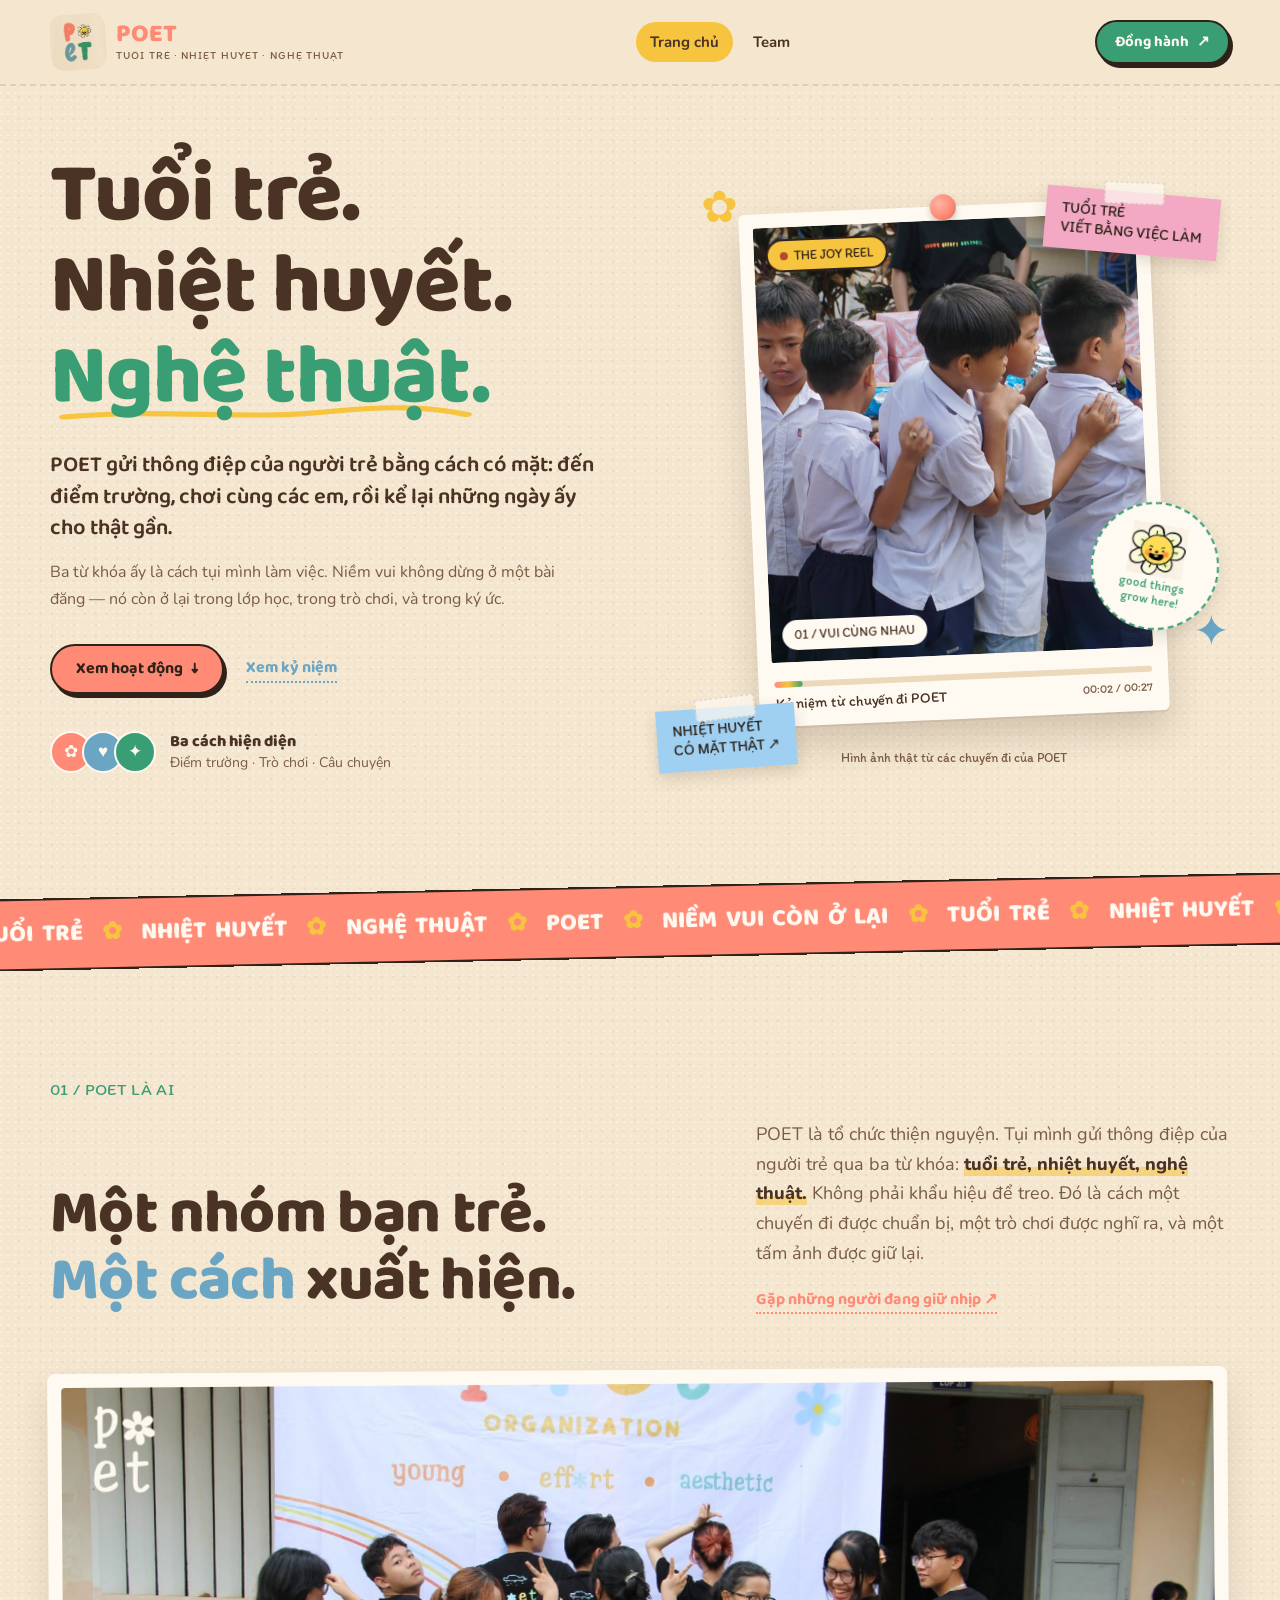
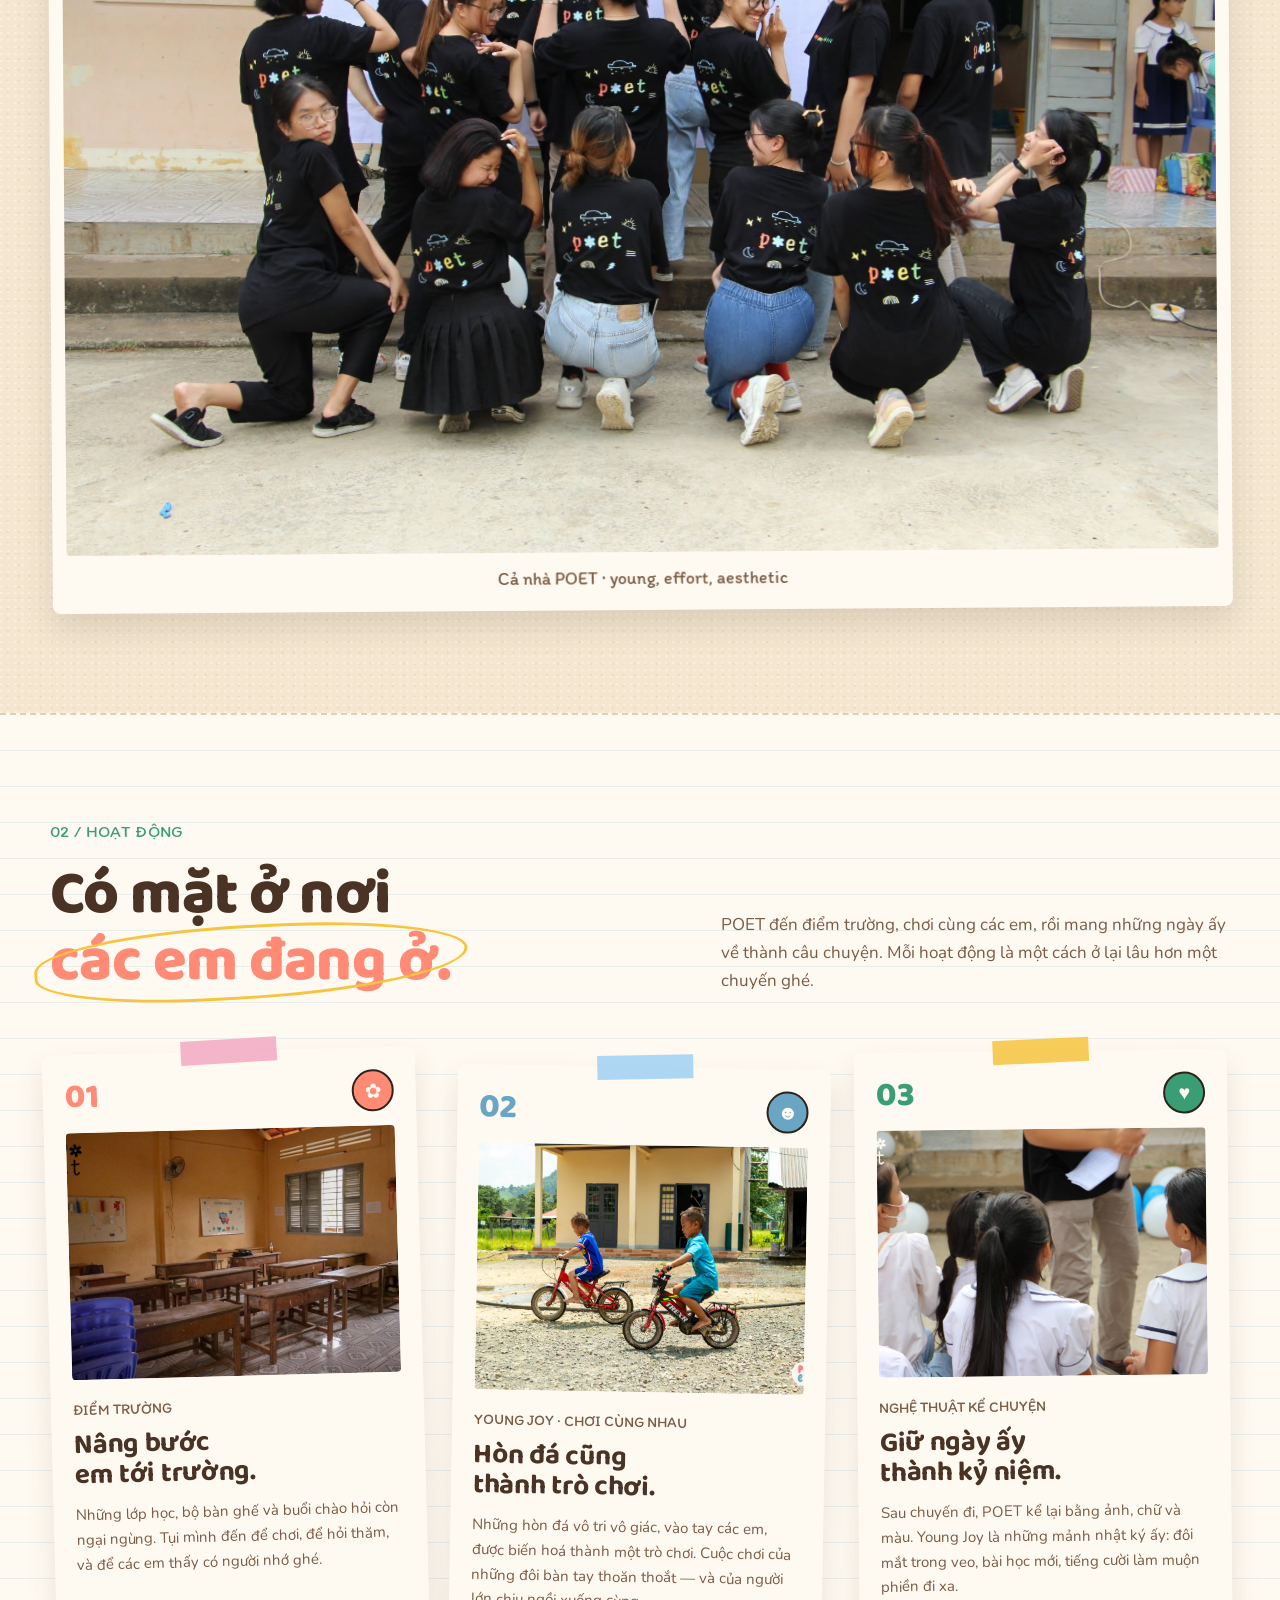
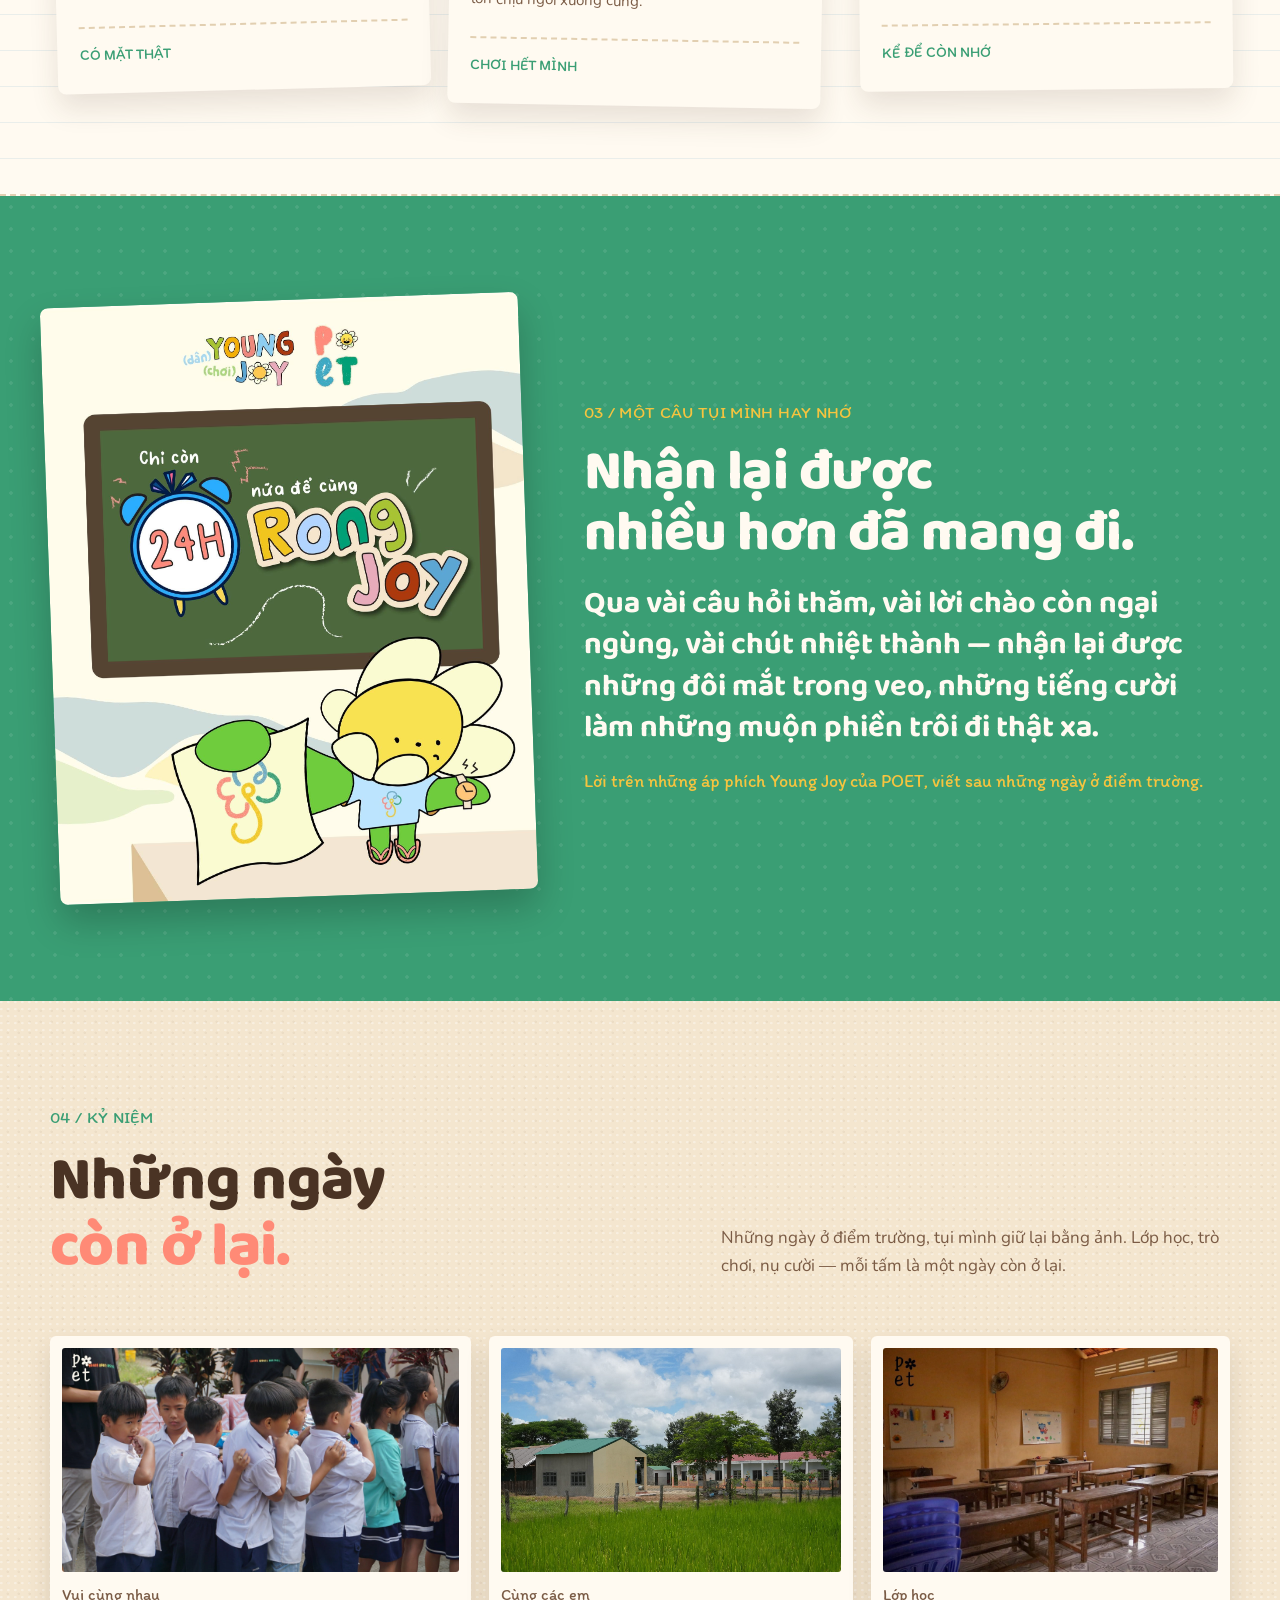
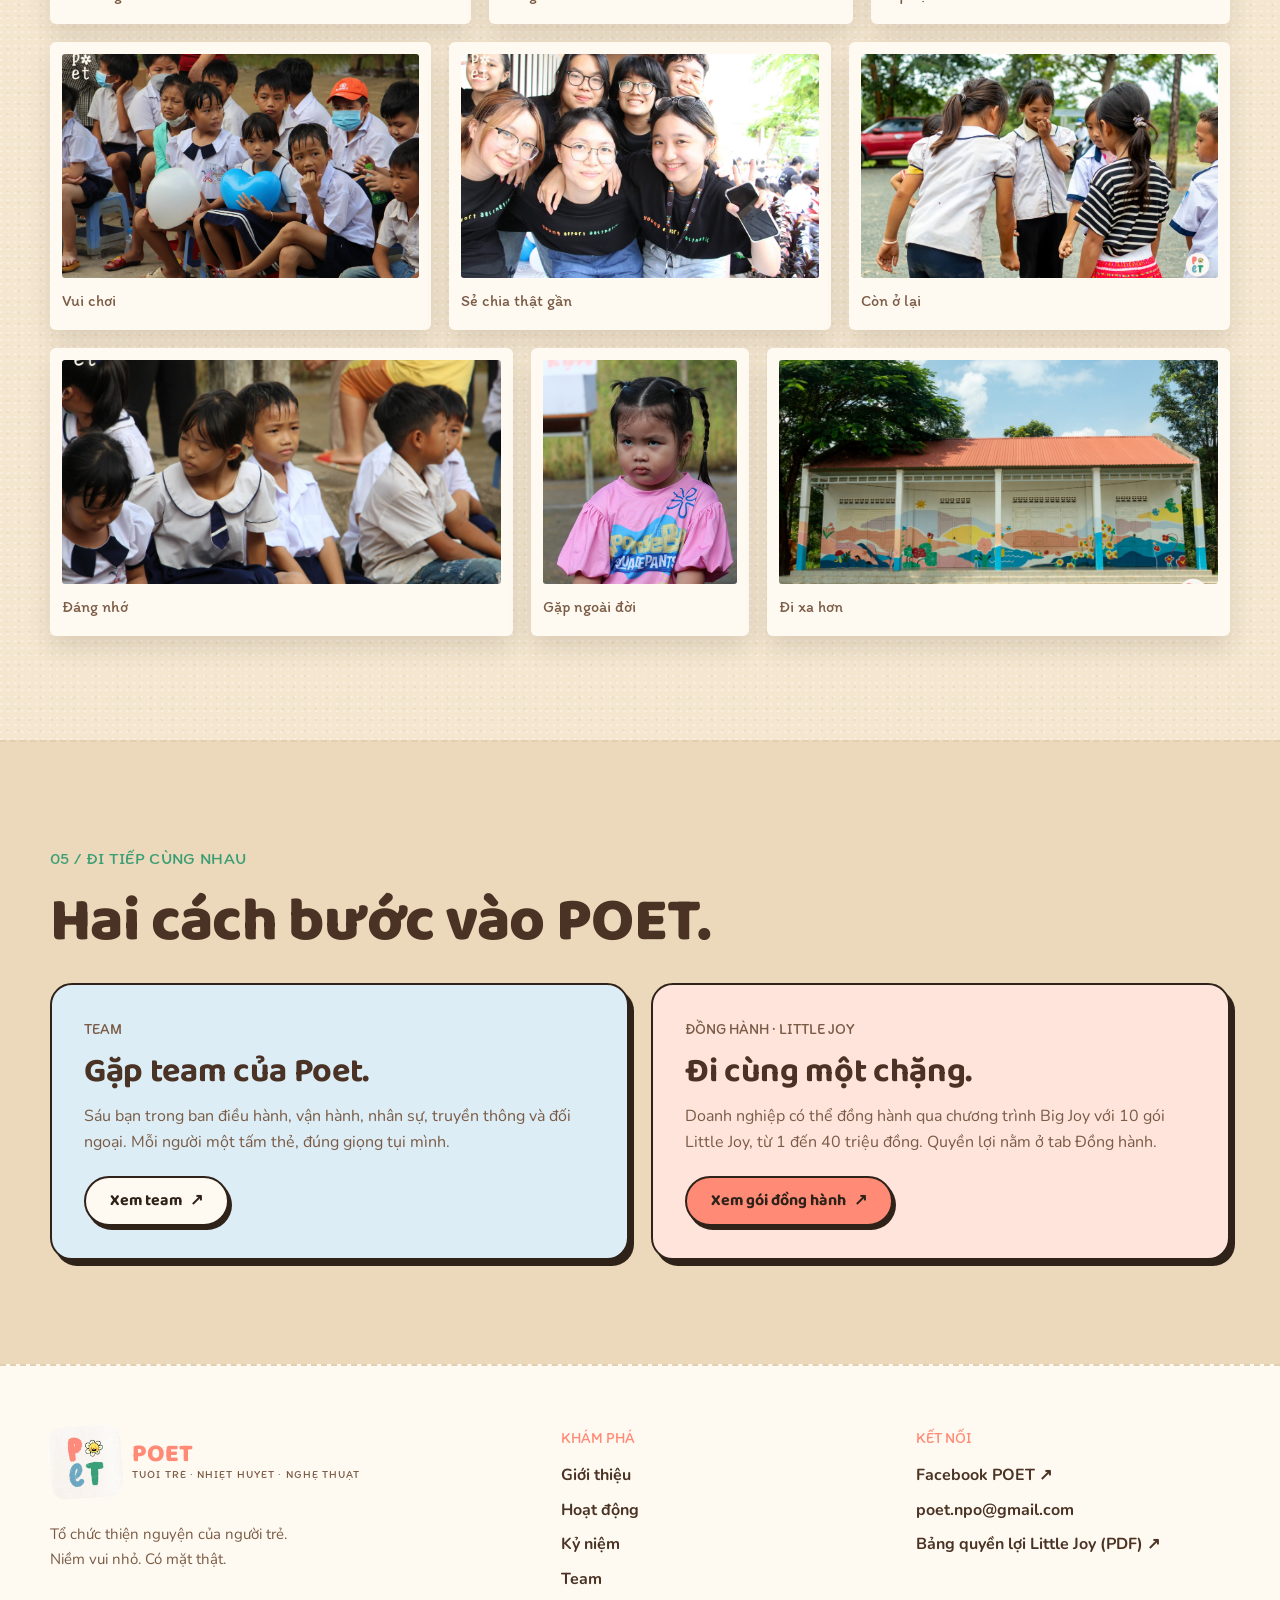
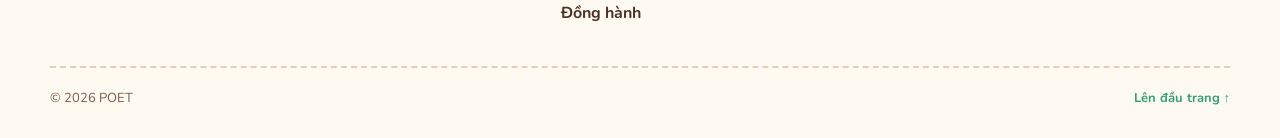
<file: index.html>
<!doctype html>
<html lang="vi" style="color-scheme: light only; background-color: #f4e6cf">
<head>
  <meta charset="utf-8">
  <meta name="viewport" content="width=device-width, initial-scale=1">
  <meta name="theme-color" content="#f4e6cf">
  <meta name="color-scheme" content="light only">
  <meta name="supported-color-schemes" content="light">
  <style>html,body{color-scheme:light only;background-color:#f4e6cf}</style>
  <meta name="description" content="POET là tổ chức thiện nguyện của người trẻ. Tuổi trẻ, nhiệt huyết, nghệ thuật — qua những chuyến đi tới điểm trường, trò chơi cùng các em và những kỷ niệm được kể lại.">
  <title>POET — Tuổi trẻ, nhiệt huyết, nghệ thuật</title>
  <link rel="icon" type="image/jpeg" href="assets/logo/1555047679990943.jpg">
  <link rel="apple-touch-icon" href="assets/logo/1555047679990943.jpg">
  <link rel="preconnect" href="https://fonts.googleapis.com">
  <link rel="preconnect" href="https://fonts.gstatic.com" crossorigin>
  <link href="https://fonts.googleapis.com/css2?family=Baloo+2:wght@500;600;700;800&family=Itim&family=Nunito:wght@400;600;700;800&display=swap" rel="stylesheet">
  <link rel="stylesheet" href="style.css">
  <script src="app.js" defer></script>
</head>
<body>
  <a class="skip-link" href="#main">Bỏ qua điều hướng</a>
  <header class="site-header" id="top">
    <div class="container header-inner">
      <a class="brand" href="index.html" aria-label="POET, về trang chủ">
        <img class="brand-logo" src="assets/logo/1555047679990943.jpg" alt="" width="56" height="56">
        <span class="brand-name">POET<small>TUỔI TRẺ · NHIỆT HUYẾT · NGHỆ THUẬT</small></span>
      </a>
      <nav class="desktop-nav" aria-label="Điều hướng chính">
        <a href="index.html" aria-current="page">Trang chủ</a>
        <a href="team/index.html">Team</a>
        <!-- <a href="dong-hanh/index.html">Đồng hành</a> -->
      </nav>
      <a class="button button-dark header-cta" href="dong-hanh/index.html">Đồng hành <span aria-hidden="true">↗</span></a>
      <button class="menu-toggle" type="button" aria-label="Mở menu" aria-expanded="false" aria-controls="mobile-nav"><span></span><span></span></button>
    </div>
    <nav class="mobile-nav" id="mobile-nav" aria-label="Điều hướng trên điện thoại" hidden>
      <a href="index.html" aria-current="page">Trang chủ</a>
      <a href="team/index.html">Team</a>
      <a href="dong-hanh/index.html">Đồng hành</a>
      <a href="#hoat-dong">Hoạt động</a>
      <a href="#ky-niem">Kỷ niệm</a>
    </nav>
  </header>

  <main id="main">
    <section class="hero container" aria-labelledby="hero-title">
      <div class="hero-copy">
        <!-- <p class="eyebrow"><span class="mini-sun" aria-hidden="true">✿</span> Tổ chức thiện nguyện của người trẻ</p> -->
        <h1 id="hero-title">Tuổi trẻ.<br>Nhiệt huyết.<br><span class="underline-swoosh">Nghệ thuật.</span></h1>
        <p class="hero-lead">POET gửi thông điệp của người trẻ bằng cách có mặt: đến điểm trường, chơi cùng các em, rồi kể lại những ngày ấy cho thật gần.</p>
        <p class="hero-support">Ba từ khóa ấy là cách tụi mình làm việc. Niềm vui không dừng ở một bài đăng — nó còn ở lại trong lớp học, trong trò chơi, và trong ký ức.</p>
        <div class="hero-actions">
          <a class="button button-purple" href="#hoat-dong">Xem hoạt động <span aria-hidden="true">↓</span></a>
          <a class="text-link" href="#ky-niem">Xem kỷ niệm</a>
        </div>
        <div class="hero-proof"><div class="avatar-stack" aria-hidden="true"><span>✿</span><span>♥</span><span>✦</span></div><span><strong>Ba cách hiện diện</strong><br>Điểm trường · Trò chơi · Câu chuyện</span></div>
      </div>
      <div class="hero-art" aria-label="Những khoảnh khắc từ chuyến đi của POET">
        <div class="hero-spark spark-one" aria-hidden="true">✿</div>
        <div class="hero-spark spark-two" aria-hidden="true">✦</div>
        <div class="poster-note note-top" aria-hidden="true">TUỔI TRẺ<br>VIẾT BẰNG VIỆC LÀM</div>
        <div class="reel-frame" id="hero-reel">
          <div class="reel-slide is-visible" style="--slide-image:url('assets/photos/3348057608846927.jpg')"><span>01 / VUI CÙNG NHAU</span></div>
          <div class="reel-slide" style="--slide-image:url('assets/photos/3348058085513546.jpg')"><span>02 / GẶP NHAU NGOÀI ĐỜI</span></div>
          <div class="reel-slide" style="--slide-image:url('assets/photos/1555514166610961.jpg')"><span>03 / NIỀM VUI ĐI XA</span></div>
          <div class="reel-slide" style="--slide-image:url('assets/photos/3348058718846816.jpg')"><span>04 / NỤ CƯỜI TRONG VEO</span></div>
          <div class="reel-slide" style="--slide-image:url('assets/photos/1555514213277623.jpg')"><span>05 / CÙNG CHƠI, CÙNG LỚN</span></div>
          <div class="reel-slide" style="--slide-image:url('assets/photos/3348058835513471.jpg')"><span>06 / SẺ CHIA THẬT GẦN</span></div>
          <div class="reel-slide" style="--slide-image:url('assets/photos/1530906889071689.jpg')"><span>07 / ĐẾN ĐIỂM TRƯỜNG</span></div>
          <div class="reel-slide" style="--slide-image:url('assets/photos/3348058412180180.jpg')"><span>08 / KHOẢNH KHẮC ĐÁNG NHỚ</span></div>
          <div class="reel-slide" style="--slide-image:url('assets/photos/1555514189944292.jpg')"><span>09 / NIỀM VUI CÒN Ở LẠI</span></div>
          <div class="reel-top"><span class="reel-live"><i aria-hidden="true"></i> THE JOY REEL</span><span class="reel-corner" aria-hidden="true">◉</span></div>
          <button class="reel-control" id="reel-control" type="button" aria-label="Phát bản xem trước hình ảnh"><span aria-hidden="true">▶</span></button>
          <div class="reel-bottom"><span>Kỷ niệm từ chuyến đi POET</span><div class="reel-track"><span id="reel-progress"></span></div><span class="reel-time" id="reel-time">00:00 / 00:27</span></div>
        </div>
        <div class="joy-seal" aria-hidden="true"><span class="daisy"></span><span>good things<br>grow here!</span></div>
        <div class="poster-note note-bottom" aria-hidden="true">NHIỆT HUYẾT<br>CÓ MẶT THẬT ↗</div>
        <span class="visual-disclaimer">Hình ảnh thật từ các chuyến đi của POET</span>
      </div>
    </section>

    <div class="ticker-clip"><div class="ticker" aria-hidden="true"><div class="ticker-inner"><div class="ticker-group">TUỔI TRẺ <span>✿</span> NHIỆT HUYẾT <span>✿</span> NGHỆ THUẬT <span>✿</span> POET <span>✿</span> NIỀM VUI CÒN Ở LẠI <span>✿</span></div></div></div></div>

    <section class="intro section-pad container" id="gioi-thieu" aria-labelledby="intro-title">
      <div class="section-kicker">01 / POET LÀ AI</div>
      <div class="intro-grid">
        <h2 id="intro-title">Một nhóm bạn trẻ.<br><span>Một cách</span> xuất hiện.</h2>
        <div class="intro-right">
          <p>POET là tổ chức thiện nguyện. Tụi mình gửi thông điệp của người trẻ qua ba từ khóa: <strong>tuổi trẻ, nhiệt huyết, nghệ thuật.</strong> Không phải khẩu hiệu để treo. Đó là cách một chuyến đi được chuẩn bị, một trò chơi được nghĩ ra, và một tấm ảnh được giữ lại.</p>
          <a class="inline-link" href="team/index.html">Gặp những người đang giữ nhịp <span aria-hidden="true">↗</span></a>
        </div>
      </div>
      <figure class="intro-photo">
        <img src="assets/team/team.jpg" alt="Cả nhóm POET mặc áo đen, đứng và quỳ trước banner young, effort, aesthetic." width="2048" height="1365">
        <figcaption>Cả nhà POET · young, effort, aesthetic</figcaption>
      </figure>
    </section>

    <section class="journey section-pad" id="hoat-dong" aria-labelledby="activity-title">
      <div class="container">
        <div class="section-heading">
          <div>
            <div class="section-kicker">02 / HOẠT ĐỘNG</div>
            <h2 id="activity-title">Có mặt ở nơi<br><span class="scribble">các em đang ở.</span></h2>
          </div>
          <p>POET đến điểm trường, chơi cùng các em, rồi mang những ngày ấy về thành câu chuyện. Mỗi hoạt động là một cách ở lại lâu hơn một chuyến ghé.</p>
        </div>
        <div class="journey-grid">
          <article class="journey-card journey-pre">
            <div class="journey-head"><span class="step">01</span><span class="journey-icon" aria-hidden="true">✿</span></div>
            <figure class="journey-photo"><img src="assets/photos/1483724670456578.jpg" alt="Lớp học tại điểm trường trong chuyến đi của POET" loading="lazy"></figure>
            <p class="journey-date">ĐIỂM TRƯỜNG</p>
            <h3>Nâng bước<br>em tới trường.</h3>
            <p>Những lớp học, bộ bàn ghế và buổi chào hỏi còn ngại ngùng. Tụi mình đến để chơi, để hỏi thăm, và để các em thấy có người nhớ ghé.</p>
            <span class="journey-bottom">CÓ MẶT THẬT</span>
          </article>
          <article class="journey-card journey-popup">
            <div class="journey-head"><span class="step">02</span><span class="journey-icon" aria-hidden="true">☻</span></div>
            <figure class="journey-photo"><img src="assets/photos/1555514213277623.jpg" alt="Các em chơi cùng tình nguyện viên POET" loading="lazy"></figure>
            <p class="journey-date">YOUNG JOY · CHƠI CÙNG NHAU</p>
            <h3>Hòn đá cũng<br>thành trò chơi.</h3>
            <p>Những hòn đá vô tri vô giác, vào tay các em, được biến hoá thành một trò chơi. Cuộc chơi của những đôi bàn tay thoăn thoắt — và của người lớn chịu ngồi xuống cùng.</p>
            <span class="journey-bottom">CHƠI HẾT MÌNH</span>
          </article>
          <article class="journey-card journey-trip">
            <div class="journey-head"><span class="step">03</span><span class="journey-icon" aria-hidden="true">♥</span></div>
            <figure class="journey-photo"><img src="assets/photos/3348058718846816.jpg" alt="Nụ cười trong một hoạt động của POET" loading="lazy"></figure>
            <p class="journey-date">NGHỆ THUẬT KỂ CHUYỆN</p>
            <h3>Giữ ngày ấy<br>thành kỷ niệm.</h3>
            <p>Sau chuyến đi, POET kể lại bằng ảnh, chữ và màu. Young Joy là những mảnh nhật ký ấy: đôi mắt trong veo, bài học mới, tiếng cười làm muộn phiền đi xa.</p>
            <span class="journey-bottom">KỂ ĐỂ CÒN NHỚ</span>
          </article>
        </div>
        <p class="swipe-hint"><span data-swipe-count></span> còn một cách có mặt</p>
        <!-- <div class="poster-row">
          <figure>
            <img src="assets/branding/1558786362950408.jpg" alt="Áp phích POET: Qua vài câu hỏi thăm, vài lời chào còn ngại ngùng, vài chút nhiệt thành, nhận lại được những đôi mắt trong veo, những tiếng cười làm những muộn phiền trôi đi thật xa." loading="lazy">
          </figure>
          <figure>
            <img src="assets/branding/1558786426283735.jpg" alt="Áp phích POET: Nhận lại được những bài học mới, kể cả khi mình đã lớn." loading="lazy">
          </figure>
          <figure>
            <img src="assets/branding/1560764839419227.jpg" alt="Áp phích Young Joy của POET: Những hòn đá vô tri vô giác. Vào tay các em sẽ được biến hoá thành một trò chơi. Cuộc chơi của những đôi bàn tay thoăn thoắt." loading="lazy">
          </figure>
        </div>
        <p class="swipe-hint"><span data-swipe-count></span> còn một áp phích</p>
      </div> -->
    </section>

    <section class="story-band section-pad" aria-labelledby="story-title">
      <div class="container story-band-grid">
        <figure class="story-frame">
          <img src="assets/branding/1565946318901079.jpg" alt="Áp phích Young Joy của POET: Chỉ còn 24 giờ nữa để cùng Rong Joy." loading="lazy">
        </figure>
        <div>
          <div class="section-kicker light">03 / MỘT CÂU TỤI MÌNH HAY NHỚ</div>
          <h2 id="story-title">Nhận lại được<br>nhiều hơn đã mang đi.</h2>
          <blockquote>
            <p>Qua vài câu hỏi thăm, vài lời chào còn ngại ngùng, vài chút nhiệt thành — nhận lại được những đôi mắt trong veo, những tiếng cười làm những muộn phiền trôi đi thật xa.</p>
          </blockquote>
          <p class="story-note">Lời trên những áp phích Young Joy của POET, viết sau những ngày ở điểm trường.</p>
        </div>
      </div>
    </section>

    <section class="memories section-pad container" id="ky-niem" aria-labelledby="memory-title">
      <div class="section-heading">
        <div>
          <div class="section-kicker">04 / KỶ NIỆM</div>
          <h2 id="memory-title">Những ngày<br><span>còn ở lại.</span></h2>
        </div>
        <p>Những ngày ở điểm trường, tụi mình giữ lại bằng ảnh. Lớp học, trò chơi, nụ cười — mỗi tấm là một ngày còn ở lại.</p>
      </div>
      <div class="memory-grid">
        <figure class="memory-card memory-wide">
          <button class="frame-button" type="button" data-full="assets/photos/3348057608846927.jpg" data-caption="Vui cùng nhau — kỷ niệm từ chuyến đi của POET.">
            <img src="assets/photos/3348057608846927.jpg" alt="Vui cùng nhau trong chuyến đi của POET" loading="lazy">
          </button>
          <figcaption>Vui cùng nhau</figcaption>
        </figure>
        <figure class="memory-card">
          <button class="frame-button" type="button" data-full="assets/photos/1530906875738357.jpg" data-caption="Tình nguyện viên POET cùng các em nhỏ.">
            <img src="assets/photos/1530906875738357.jpg" alt="Tình nguyện viên POET cùng các em nhỏ" loading="lazy">
          </button>
          <figcaption>Cùng các em</figcaption>
        </figure>
        <figure class="memory-card">
          <button class="frame-button" type="button" data-full="assets/photos/1483724670456578.jpg" data-caption="Lớp học tại điểm trường trong một chuyến đi của POET.">
            <img src="assets/photos/1483724670456578.jpg" alt="Lớp học tại điểm trường trong chuyến đi của POET" loading="lazy">
          </button>
          <figcaption>Lớp học</figcaption>
        </figure>
        <figure class="memory-card">
          <button class="frame-button" type="button" data-full="assets/photos/3348058578846830.jpg" data-caption="Khoảnh khắc vui chơi cùng POET.">
            <img src="assets/photos/3348058578846830.jpg" alt="Khoảnh khắc vui chơi cùng POET" loading="lazy">
          </button>
          <figcaption>Vui chơi</figcaption>
        </figure>
        <figure class="memory-card memory-wide">
          <button class="frame-button" type="button" data-full="assets/photos/3348058835513471.jpg" data-caption="Sẻ chia thật gần trong hoạt động của POET.">
            <img src="assets/photos/3348058835513471.jpg" alt="Sẻ chia thật gần trong hoạt động của POET" loading="lazy">
          </button>
          <figcaption>Sẻ chia thật gần</figcaption>
        </figure>
        <figure class="memory-card">
          <button class="frame-button" type="button" data-full="assets/photos/1555514189944292.jpg" data-caption="Niềm vui còn ở lại sau chuyến đi.">
            <img src="assets/photos/1555514189944292.jpg" alt="Niềm vui còn ở lại sau chuyến đi của POET" loading="lazy">
          </button>
          <figcaption>Còn ở lại</figcaption>
        </figure>
        <figure class="memory-card">
          <button class="frame-button" type="button" data-full="assets/photos/3348058412180180.jpg" data-caption="Một khoảnh khắc đáng nhớ của POET.">
            <img src="assets/photos/3348058412180180.jpg" alt="Khoảnh khắc đáng nhớ trong chuyến đi của POET" loading="lazy">
          </button>
          <figcaption>Đáng nhớ</figcaption>
        </figure>
        <figure class="memory-card">
          <button class="frame-button" type="button" data-full="assets/photos/3348058085513546.jpg" data-caption="Gặp nhau ngoài đời.">
            <img src="assets/photos/3348058085513546.jpg" alt="Gặp nhau ngoài đời cùng POET" loading="lazy">
          </button>
          <figcaption>Gặp ngoài đời</figcaption>
        </figure>
        <figure class="memory-card memory-tall">
          <button class="frame-button" type="button" data-full="assets/photos/1555514166610961.jpg" data-caption="Niềm vui đi xa hơn một ngày sự kiện.">
            <img src="assets/photos/1555514166610961.jpg" alt="Niềm vui đi xa trong hoạt động của POET" loading="lazy">
          </button>
          <figcaption>Đi xa hơn</figcaption>
        </figure>
      </div>
      <p class="swipe-hint"><span data-swipe-count></span> còn một ngày nữa</p>
    </section>

    <section class="invites section-pad" aria-labelledby="invite-title">
      <div class="container">
        <div class="section-kicker">05 / ĐI TIẾP CÙNG NHAU</div>
        <h2 id="invite-title">Hai cách bước vào POET.</h2>
        <div class="invite-grid">
          <article class="invite-card invite-team">
            <span class="perk-number">TEAM</span>
            <h3>Gặp team của Poet.</h3>
            <p>Sáu bạn trong ban điều hành, vận hành, nhân sự, truyền thông và đối ngoại. Mỗi người một tấm thẻ, đúng giọng tụi mình.</p>
            <a class="button button-outline" href="team/index.html">Xem team <span aria-hidden="true">↗</span></a>
          </article>
          <article class="invite-card invite-partner">
            <span class="perk-number">ĐỒNG HÀNH · LITTLE JOY</span>
            <h3>Đi cùng một chặng.</h3>
            <p>Doanh nghiệp có thể đồng hành qua chương trình Big Joy với 10 gói Little Joy, từ 1 đến 40 triệu đồng. Quyền lợi nằm ở tab Đồng hành.</p>
            <a class="button button-purple" href="dong-hanh/index.html">Xem gói đồng hành <span aria-hidden="true">↗</span></a>
          </article>
        </div>
      </div>
    </section>
  </main>

  <footer class="footer">
    <div class="container footer-main">
      <div>
        <a class="brand footer-brand" href="index.html" aria-label="POET, về trang chủ">
          <img class="brand-logo" src="assets/logo/1555047679990943.jpg" alt="" width="72" height="72">
          <span class="brand-name">POET<small>TUỔI TRẺ · NHIỆT HUYẾT · NGHỆ THUẬT</small></span>
        </a>
        <p>Tổ chức thiện nguyện của người trẻ.<br>Niềm vui nhỏ. Có mặt thật.</p>
      </div>
      <div class="footer-links">
        <span>KHÁM PHÁ</span>
        <a href="index.html#gioi-thieu">Giới thiệu</a>
        <a href="index.html#hoat-dong">Hoạt động</a>
        <a href="index.html#ky-niem">Kỷ niệm</a>
        <a href="team/index.html">Team</a>
        <a href="dong-hanh/index.html">Đồng hành</a>
      </div>
      <div class="footer-links">
        <span>KẾT NỐI</span>
        <a href="https://www.facebook.com/poetorganization" target="_blank" rel="noopener noreferrer">Facebook POET ↗</a>
        <a href="mailto:poet.npo@gmail.com">poet.npo@gmail.com</a>
        <a href="docs/quyen-loi-big-joy-little-joy.pdf" target="_blank" rel="noopener">Bảng quyền lợi Little Joy (PDF) ↗</a>
      </div>
    </div>
    <div class="container footer-bottom"><span>© 2026 POET</span><a href="#top">Lên đầu trang ↑</a></div>
  </footer>

  <dialog class="lightbox" id="lightbox" aria-label="Xem ảnh lớn">
    <button class="lightbox-close" type="button" aria-label="Đóng">×</button>
    <img alt="">
    <p></p>
  </dialog>
</body>
</html>
</file>
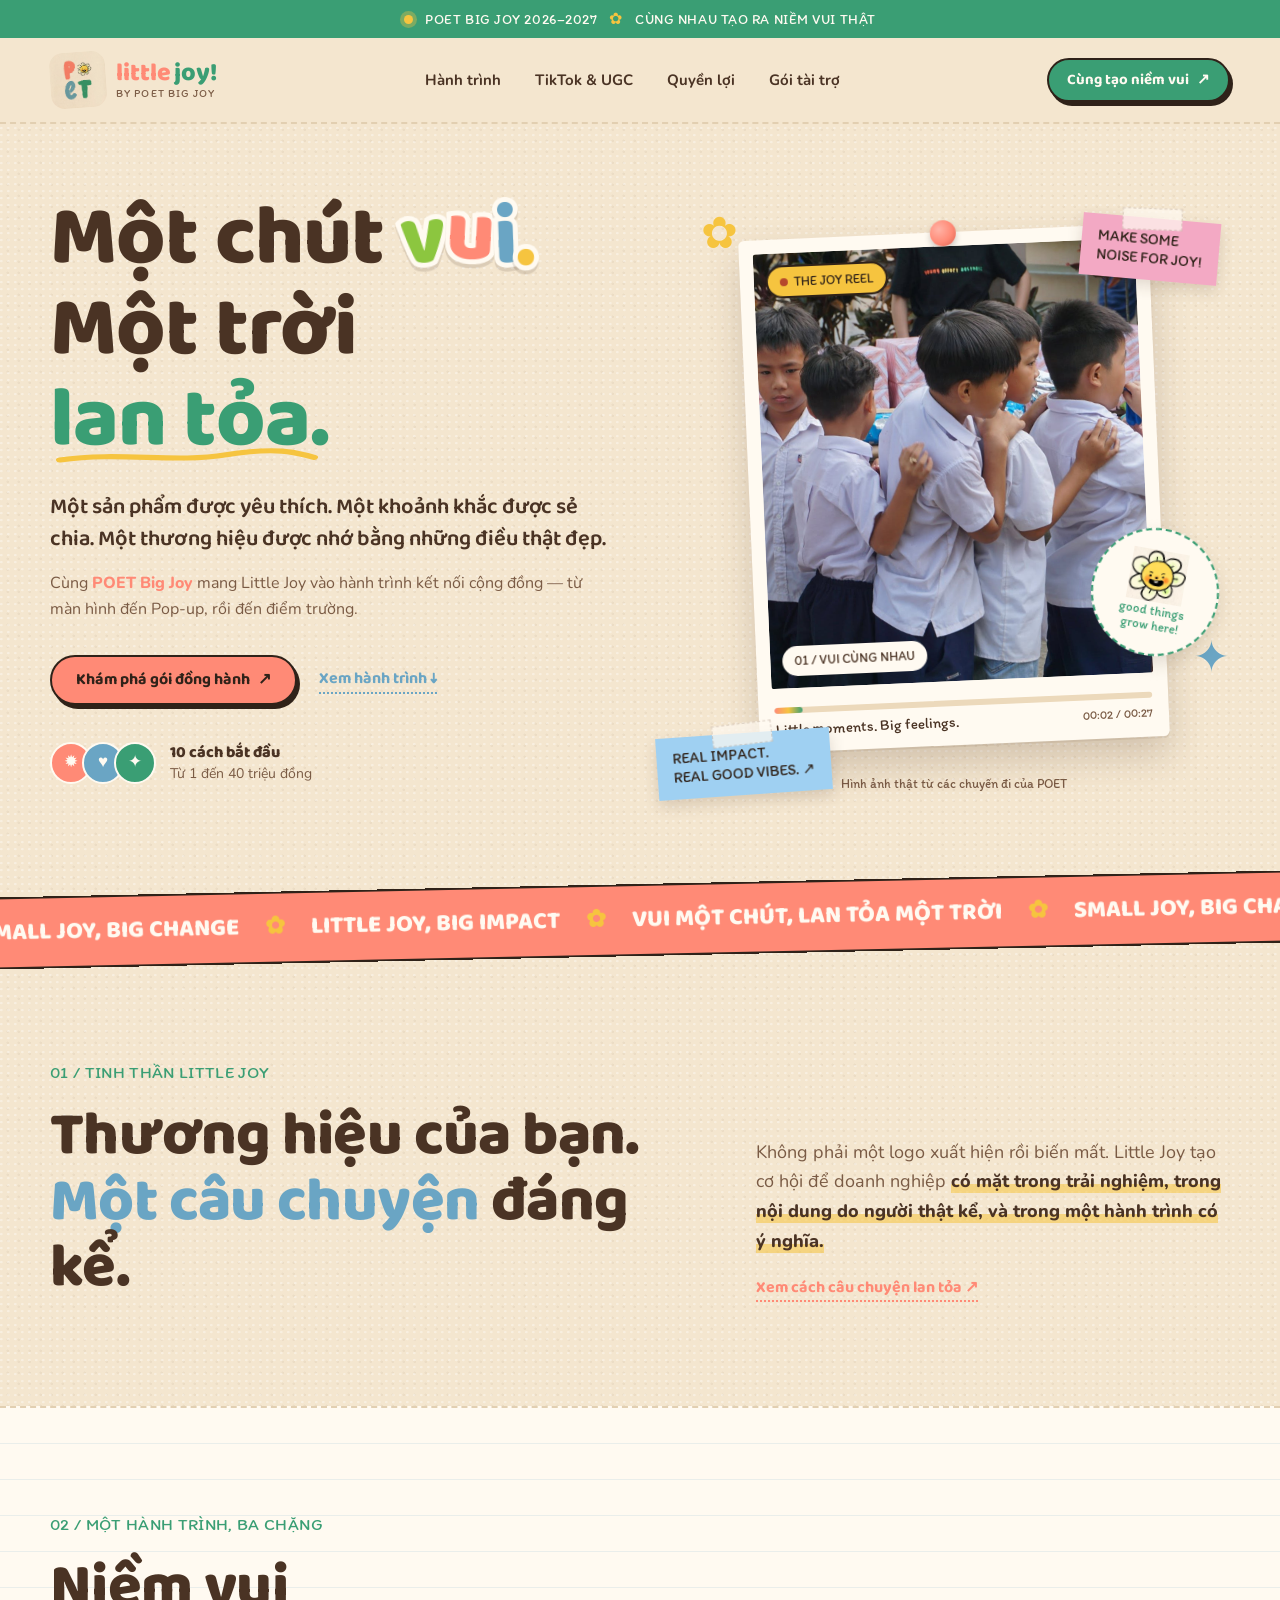
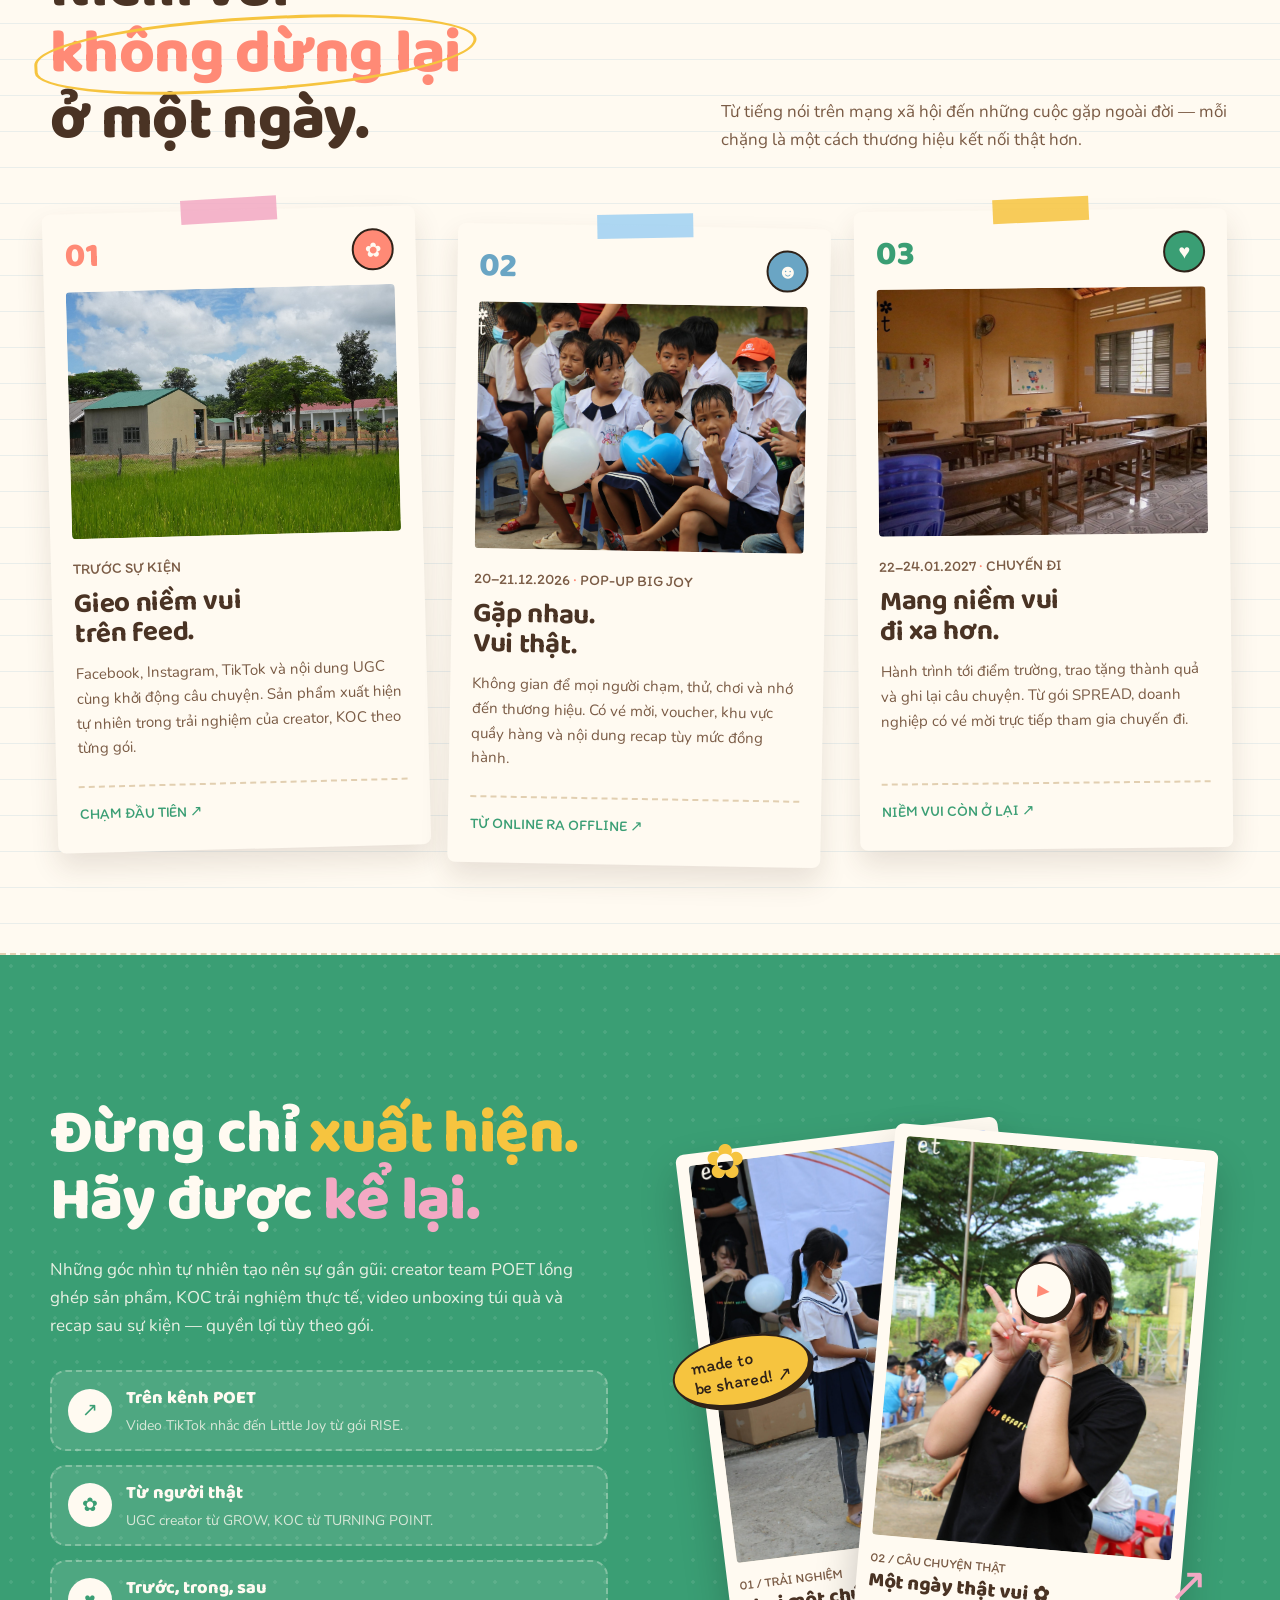
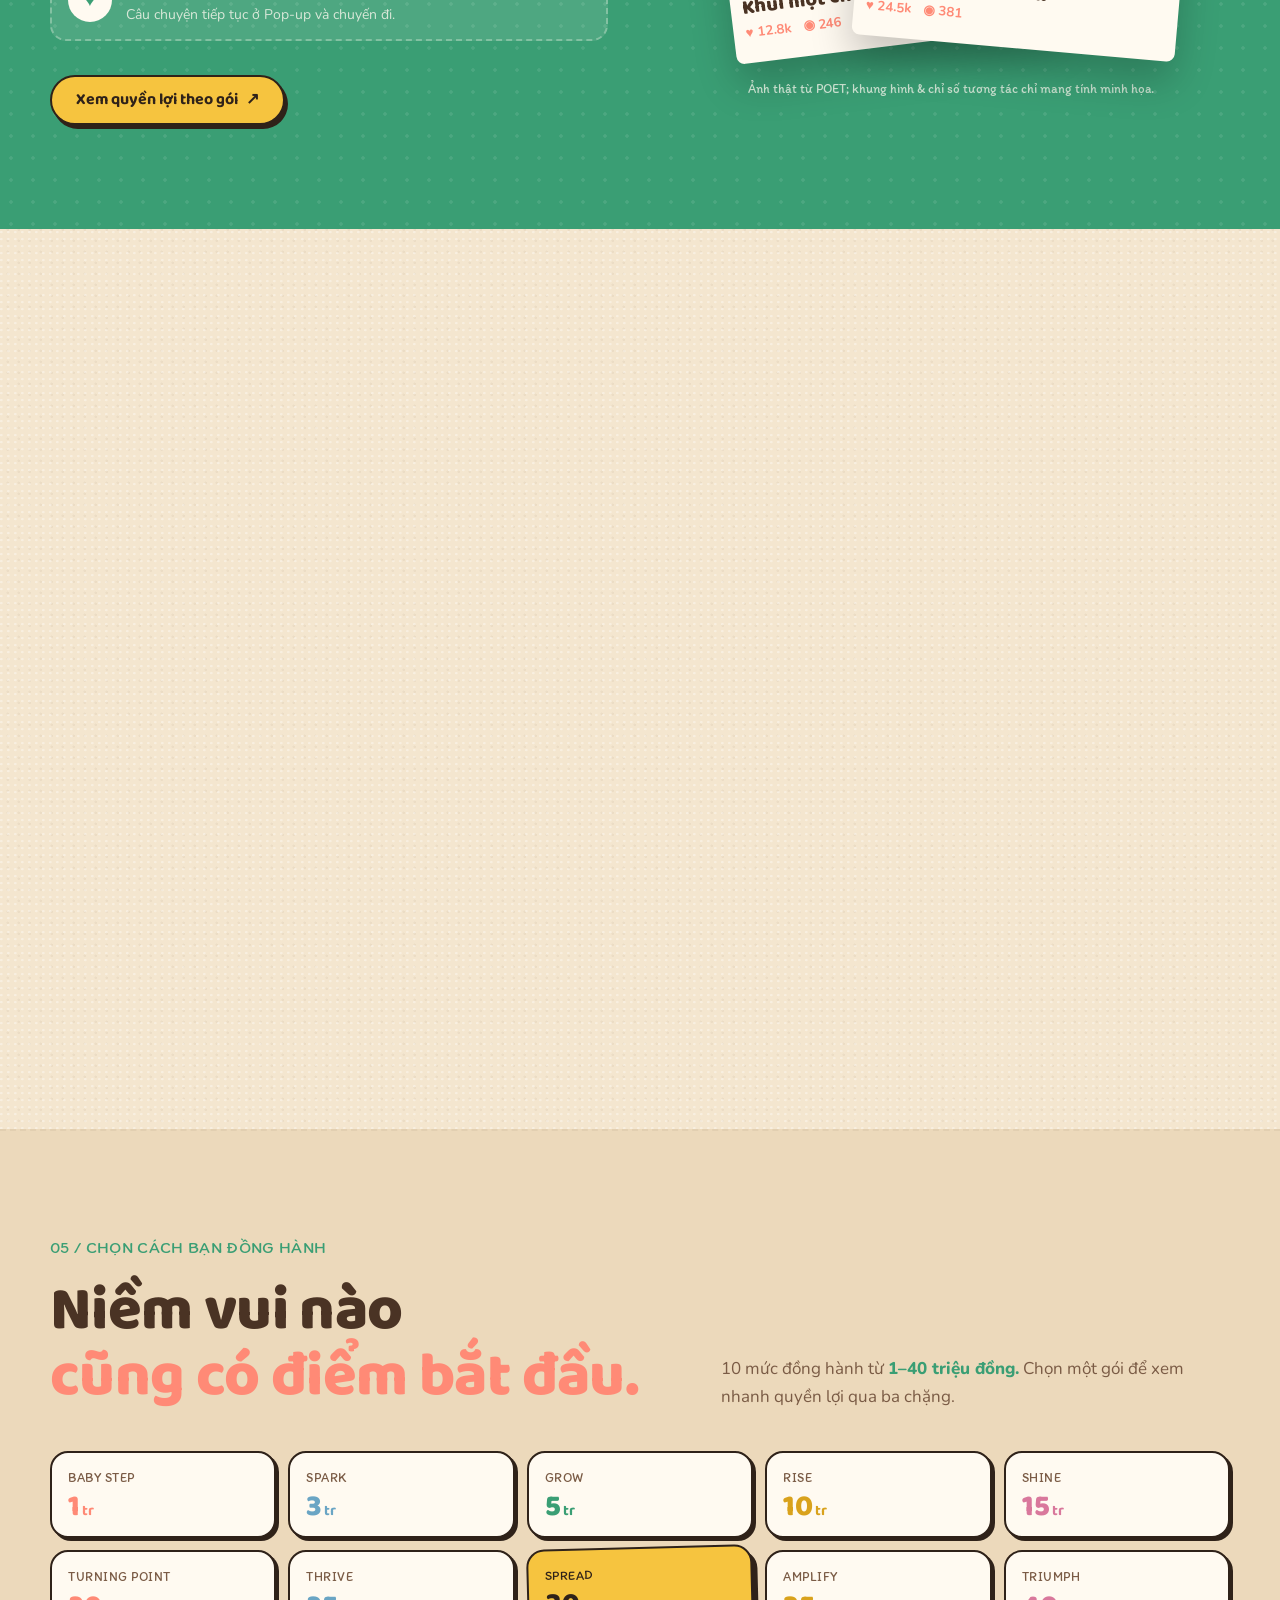
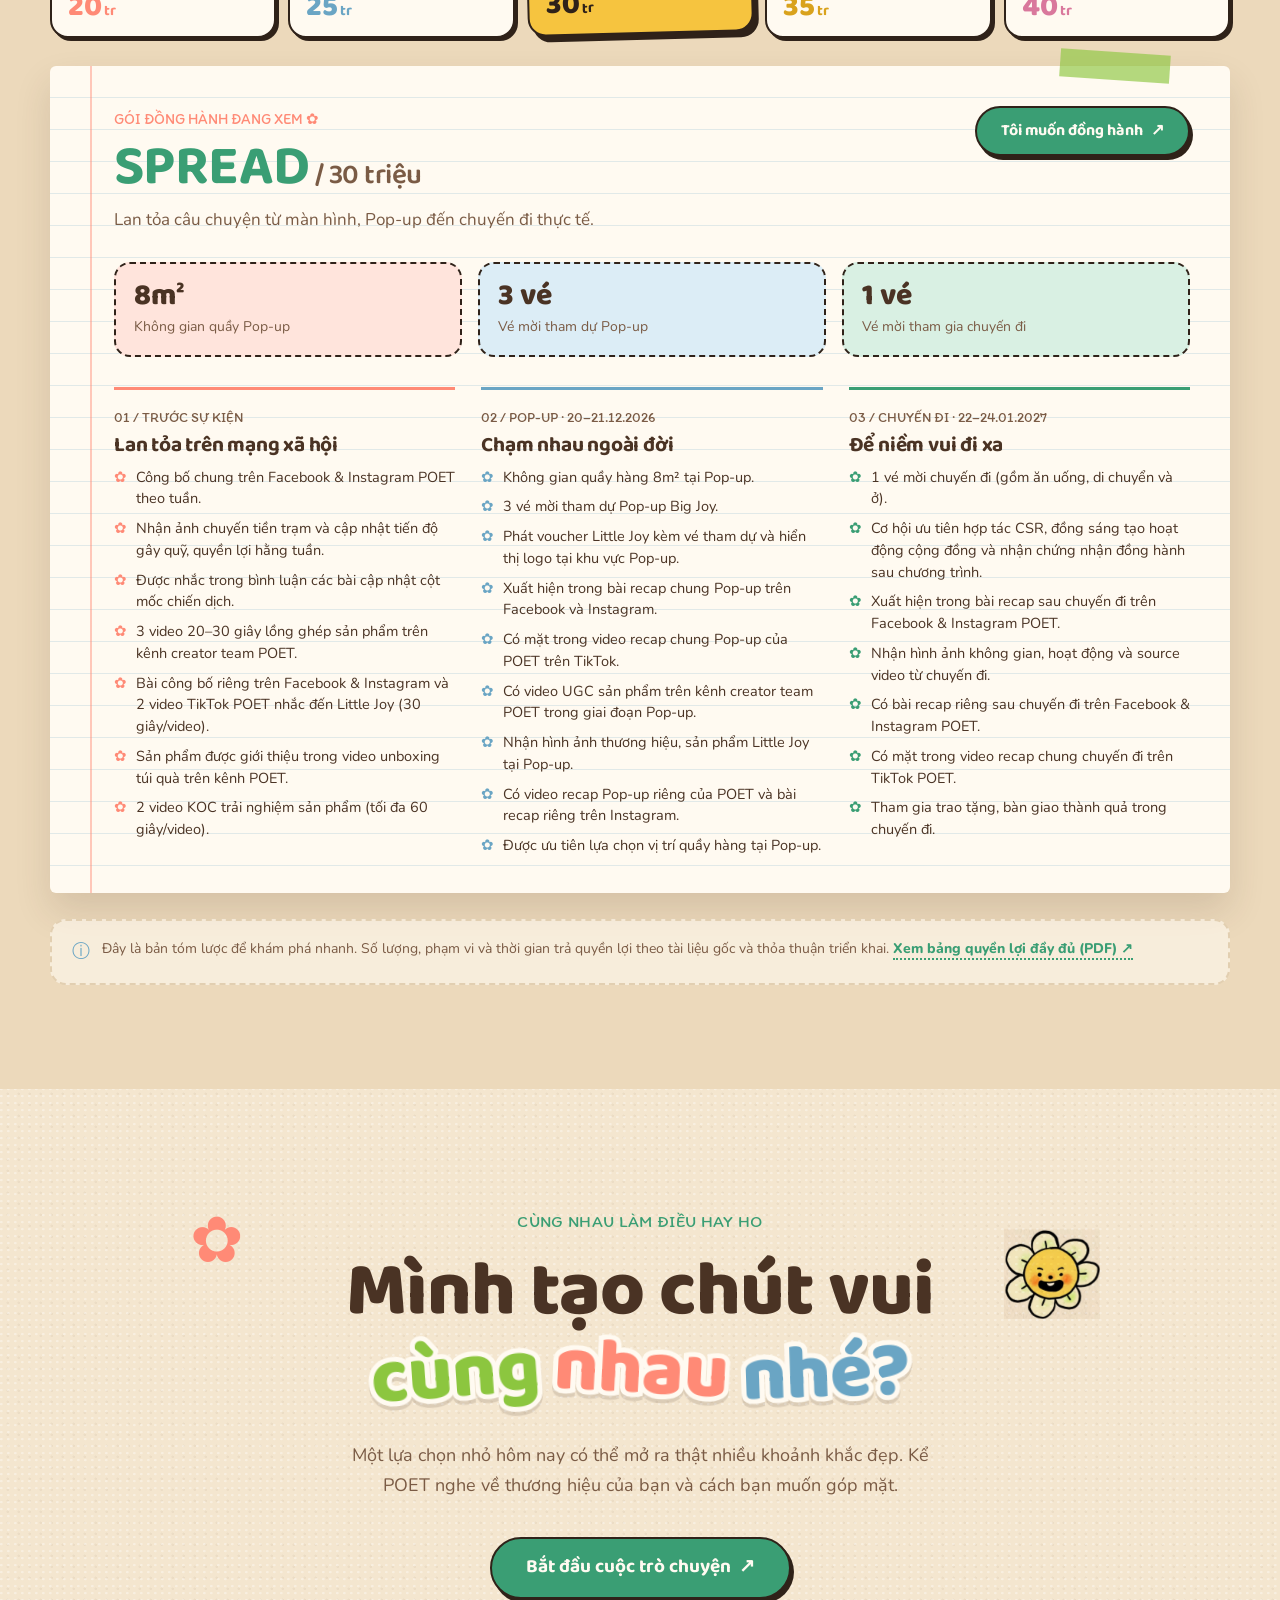
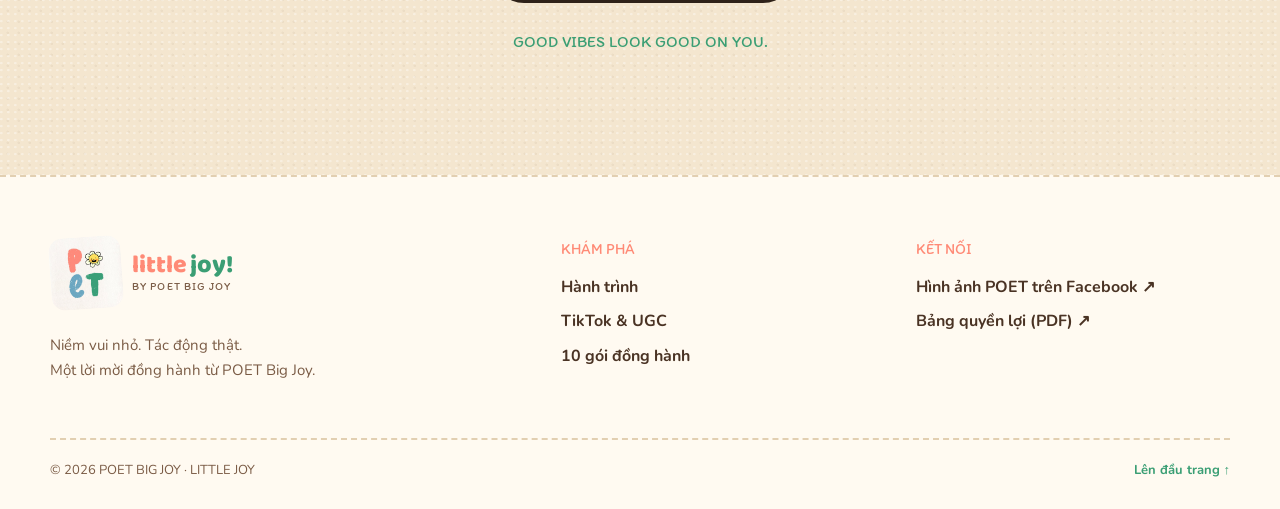
<file: app/index.html>
<!doctype html>
<html lang="vi">
<head>
  <meta charset="utf-8">
  <meta name="viewport" content="width=device-width, initial-scale=1">
  <meta name="theme-color" content="#f4e6cf">
  <meta name="description" content="Little Joy by POET Big Joy: cùng doanh nghiệp biến một chút niềm vui thành hành trình sẻ chia. Khám phá 10 gói đồng hành từ 1 đến 40 triệu đồng.">
  <title>Little Joy — Một chút vui, một trời lan tỏa | POET Big Joy</title>
  <link rel="icon" type="image/jpeg" href="../assets/logo/1555047679990943.jpg">
  <link rel="apple-touch-icon" href="../assets/logo/1555047679990943.jpg">
  <link rel="preconnect" href="https://fonts.googleapis.com">
  <link rel="preconnect" href="https://fonts.gstatic.com" crossorigin>
  <link href="https://fonts.googleapis.com/css2?family=Baloo+2:wght@500;600;700;800&family=Itim&family=Nunito:wght@400;600;700;800&display=swap" rel="stylesheet">
  <link rel="stylesheet" href="style.css">
  <script src="app.js" defer></script>
</head>
<body>
  <a class="skip-link" href="#main">Bỏ qua điều hướng</a>
  <div class="announcement"><span class="announcement-dot" aria-hidden="true"></span> POET BIG JOY 2026–2027 <span class="announcement-star" aria-hidden="true">✿</span> CÙNG NHAU TẠO RA NIỀM VUI THẬT</div>
  <header class="site-header" id="top">
    <div class="container header-inner">
      <a class="brand" href="#top" aria-label="Little Joy by POET, về đầu trang">
        <img class="brand-logo" src="../assets/logo/1555047679990943.jpg" alt="" width="56" height="56">
        <span class="brand-name">little<span>joy!</span><small>BY POET BIG JOY</small></span>
      </a>
      <nav class="desktop-nav" aria-label="Điều hướng chính">
        <a href="#hanh-trinh">Hành trình</a>
        <a href="#ugc">TikTok & UGC</a>
        <a href="#quyen-loi">Quyền lợi</a>
        <a href="#goi-tai-tro">Gói tài trợ</a>
      </nav>
      <a class="button button-dark header-cta" href="#lien-he">Cùng tạo niềm vui <span aria-hidden="true">↗</span></a>
      <button class="menu-toggle" type="button" aria-label="Mở menu" aria-expanded="false" aria-controls="mobile-nav"><span></span><span></span></button>
    </div>
    <nav class="mobile-nav" id="mobile-nav" aria-label="Điều hướng trên điện thoại" hidden>
      <a href="#hanh-trinh">Hành trình</a><a href="#ugc">TikTok & UGC</a><a href="#quyen-loi">Quyền lợi</a><a href="#goi-tai-tro">Gói tài trợ</a><a href="#lien-he">Kết nối với POET ↗</a>
    </nav>
  </header>

  <main id="main">
    <section class="hero container" aria-labelledby="hero-title">
      <div class="hero-copy">
        
        <h1 id="hero-title">Một chút <em class="rainbow"><span>v</span><span>u</span><span>i</span><span>.</span></em><br>Một trời <span class="underline-swoosh">lan tỏa.</span></h1>
        <p class="hero-lead">Một sản phẩm được yêu thích. Một khoảnh khắc được sẻ chia. Một thương hiệu được nhớ bằng những điều thật đẹp.</p>
        <p class="hero-support">Cùng <strong>POET Big Joy</strong> mang Little Joy vào hành trình kết nối cộng đồng — từ màn hình đến Pop-up, rồi đến điểm trường.</p>
        <div class="hero-actions"><a class="button button-purple" href="#goi-tai-tro">Khám phá gói đồng hành <span aria-hidden="true">↗</span></a><a class="text-link" href="#hanh-trinh">Xem hành trình <span aria-hidden="true">↓</span></a></div>
        <div class="hero-proof"><div class="avatar-stack" aria-hidden="true"><span>✹</span><span>♥</span><span>✦</span></div><span><strong>10 cách bắt đầu</strong><br>Từ 1 đến 40 triệu đồng</span></div>
      </div>
      <div class="hero-art" aria-label="Khung hình minh họa tinh thần lễ hội trẻ trung">
        <div class="hero-spark spark-one" aria-hidden="true">✿</div><div class="hero-spark spark-two" aria-hidden="true">✦</div>
        <div class="poster-note note-top" aria-hidden="true">MAKE SOME<br>NOISE FOR JOY!</div>
        <div class="reel-frame" id="hero-reel">
          <div class="reel-slide is-visible" style="--slide-image:url('../assets/photos/3348057608846927.jpg')"><span>01 / VUI CÙNG NHAU</span></div>
          <div class="reel-slide" style="--slide-image:url('../assets/photos/3348058085513546.jpg')"><span>02 / GẶP NHAU NGOÀI ĐỜI</span></div>
          <div class="reel-slide" style="--slide-image:url('../assets/photos/1555514166610961.jpg')"><span>03 / NIỀM VUI ĐI XA HƠN</span></div>
          <div class="reel-slide" style="--slide-image:url('../assets/photos/3348058718846816.jpg')"><span>04 / NỤ CƯỜI TRONG VEO</span></div>
          <div class="reel-slide" style="--slide-image:url('../assets/photos/1555514213277623.jpg')"><span>05 / CÙNG CHƠI, CÙNG LỚN</span></div>
          <div class="reel-slide" style="--slide-image:url('../assets/photos/3348058835513471.jpg')"><span>06 / SẺ CHIA THẬT GẦN</span></div>
          <div class="reel-slide" style="--slide-image:url('../assets/photos/1530906889071689.jpg')"><span>07 / ĐẾN ĐIỂM TRƯỜNG</span></div>
          <div class="reel-slide" style="--slide-image:url('../assets/photos/3348058412180180.jpg')"><span>08 / KHOẢNH KHẮC ĐÁNG NHỚ</span></div>
          <div class="reel-slide" style="--slide-image:url('../assets/photos/1555514189944292.jpg')"><span>09 / NIỀM VUI CÒN Ở LẠI</span></div>
          <div class="reel-top"><span class="reel-live"><i aria-hidden="true"></i> THE JOY REEL</span><span class="reel-corner" aria-hidden="true">◉</span></div>
          <button class="reel-control" id="reel-control" type="button" aria-label="Phát bản xem trước hình ảnh"><span aria-hidden="true">▶</span></button>
          <div class="reel-bottom"><span>Little moments. Big feelings.</span><div class="reel-track"><span id="reel-progress"></span></div><span class="reel-time" id="reel-time">00:00 / 00:27</span></div>
        </div>
        <div class="joy-seal" aria-hidden="true"><span class="daisy"></span><span>good things<br>grow here!</span></div>
        <div class="poster-note note-bottom" aria-hidden="true">REAL IMPACT.<br>REAL GOOD VIBES. ↗</div>
        <span class="visual-disclaimer">Hình ảnh thật từ các chuyến đi của POET</span>
      </div>
    </section>

    <div class="ticker" aria-hidden="true"><div class="ticker-inner">SMALL JOY, BIG CHANGE <span>✿</span> LITTLE JOY, BIG IMPACT <span>✿</span> VUI MỘT CHÚT, LAN TỎA MỘT TRỜI <span>✿</span> SMALL JOY, BIG CHANGE <span>✿</span> LITTLE JOY, BIG IMPACT <span>✿</span> VUI MỘT CHÚT, LAN TỎA MỘT TRỜI <span>✿</span></div></div>

    <section class="intro section-pad container" aria-labelledby="intro-title">
      <div class="section-kicker">01 / TINH THẦN LITTLE JOY</div>
      <div class="intro-grid"><h2 id="intro-title">Thương hiệu của bạn.<br><span>Một câu chuyện</span> đáng kể.</h2><div class="intro-right"><p>Không phải một logo xuất hiện rồi biến mất. Little Joy tạo cơ hội để doanh nghiệp <strong>có mặt trong trải nghiệm, trong nội dung do người thật kể, và trong một hành trình có ý nghĩa.</strong></p><a class="inline-link" href="#ugc">Xem cách câu chuyện lan tỏa <span aria-hidden="true">↗</span></a></div></div>
    </section>

    <section class="journey section-pad" id="hanh-trinh" aria-labelledby="journey-title">
      <div class="container">
        <div class="section-heading"><div><div class="section-kicker">02 / MỘT HÀNH TRÌNH, BA CHẶNG</div><h2 id="journey-title">Niềm vui <span class="scribble">không dừng lại</span><br>ở một ngày.</h2></div><p>Từ tiếng nói trên mạng xã hội đến những cuộc gặp ngoài đời — mỗi chặng là một cách thương hiệu kết nối thật hơn.</p></div>
        <div class="journey-grid">
          <article class="journey-card journey-pre"><div class="journey-head"><span class="step">01</span><span class="journey-icon" aria-hidden="true">✿</span></div><figure class="journey-photo"><img src="../assets/photos/1530906875738357.jpg" alt="Tình nguyện viên POET cùng các em nhỏ" loading="lazy"></figure><p class="journey-date">TRƯỚC SỰ KIỆN</p><h3>Gieo niềm vui<br>trên feed.</h3><p>Facebook, Instagram, TikTok và nội dung UGC cùng khởi động câu chuyện. Sản phẩm xuất hiện tự nhiên trong trải nghiệm của creator, KOC theo từng gói.</p><span class="journey-bottom">CHẠM ĐẦU TIÊN <span aria-hidden="true">↗</span></span></article>
          <article class="journey-card journey-popup"><div class="journey-head"><span class="step">02</span><span class="journey-icon" aria-hidden="true">☻</span></div><figure class="journey-photo"><img src="../assets/photos/3348058578846830.jpg" alt="Khoảnh khắc vui chơi cùng POET" loading="lazy"></figure><p class="journey-date">20–21.12.2026 <span>·</span> POP-UP BIG JOY</p><h3>Gặp nhau.<br>Vui thật.</h3><p>Không gian để mọi người chạm, thử, chơi và nhớ đến thương hiệu. Có vé mời, voucher, khu vực quầy hàng và nội dung recap tùy mức đồng hành.</p><span class="journey-bottom">TỪ ONLINE RA OFFLINE <span aria-hidden="true">↗</span></span></article>
          <article class="journey-card journey-trip"><div class="journey-head"><span class="step">03</span><span class="journey-icon" aria-hidden="true">♥</span></div><figure class="journey-photo"><img src="../assets/photos/1483724670456578.jpg" alt="Chuyến đi trao tặng tại điểm trường" loading="lazy"></figure><p class="journey-date">22–24.01.2027 <span>·</span> CHUYẾN ĐI</p><h3>Mang niềm vui<br>đi xa hơn.</h3><p>Hành trình tới điểm trường, trao tặng thành quả và ghi lại câu chuyện. Từ gói SPREAD, doanh nghiệp có vé mời trực tiếp tham gia chuyến đi.</p><span class="journey-bottom">NIỀM VUI CÒN Ở LẠI <span aria-hidden="true">↗</span></span></article>
        </div>
      </div>
    </section>

    <section class="ugc section-pad" id="ugc" aria-labelledby="ugc-title">
      <div class="container ugc-grid">
        <div class="ugc-copy"><div class="section-kicker light">03 / TIKTOK + USER GENERATED CONTENT</div><h2 id="ugc-title">Đừng chỉ <em>xuất hiện.</em><br>Hãy được <span>kể lại.</span></h2><p>Những góc nhìn tự nhiên tạo nên sự gần gũi: creator team POET lồng ghép sản phẩm, KOC trải nghiệm thực tế, video unboxing túi quà và recap sau sự kiện — quyền lợi tùy theo gói.</p><div class="ugc-points"><div><span>↗</span><strong>Trên kênh POET</strong><small>Video TikTok nhắc đến Little Joy từ gói RISE.</small></div><div><span>✿</span><strong>Từ người thật</strong><small>UGC creator từ GROW, KOC từ TURNING POINT.</small></div><div><span>♥</span><strong>Trước, trong, sau</strong><small>Câu chuyện tiếp tục ở Pop-up và chuyến đi.</small></div></div><a class="button button-lime" href="#goi-tai-tro">Xem quyền lợi theo gói <span aria-hidden="true">↗</span></a></div>
        <div class="ugc-visual" aria-label="Minh họa các khung nội dung dọc kiểu TikTok">
          <span class="ugc-doodle" aria-hidden="true">✿</span><span class="ugc-doodle-two" aria-hidden="true">↗</span>
          <div class="social-card social-back"><div class="social-image social-image-one"></div><span class="social-index">01 / TRẢI NGHIỆM</span><strong>Khui một chút vui!</strong><small>♥ 12.8k &nbsp; ◉ 246</small></div>
          <div class="social-card social-front"><div class="social-image social-image-two"></div><span class="social-index">02 / CÂU CHUYỆN THẬT</span><strong>Một ngày thật vui ✿</strong><small>♥ 24.5k &nbsp; ◉ 381</small><span class="social-play" aria-hidden="true">▶</span></div>
          <span class="ugc-sticker">made to<br>be shared! <span aria-hidden="true">↗</span></span>
          <span class="ugc-caption">Ảnh thật từ POET; khung hình & chỉ số tương tác chỉ mang tính minh họa.</span>
        </div>
      </div>
    </section>

    <section class="perks section-pad container" id="quyen-loi" aria-labelledby="perks-title">
      <div class="section-heading"><div><div class="section-kicker">04 / HƠN CẢ MỘT GÓI TÀI TRỢ</div><h2 id="perks-title">Có mặt ở nơi<br><span>niềm vui diễn ra.</span></h2></div><p>Quyền lợi được thiết kế theo mức đồng hành: từ sự hiện diện trên truyền thông đến trải nghiệm trực tiếp tại Pop-up và chuyến đi.</p></div>
      <div class="perks-grid">
        <article class="perk-card perk-booth"><span class="perk-number">01 / KHÔNG GIAN THƯƠNG HIỆU</span><div class="booth-graphic" aria-hidden="true"><div class="booth-canopy"><span>little joy!  ✿  little joy!</span></div><div class="booth-body"><span>HELLO<br>JOY!</span><i>✿</i></div><div class="booth-base"></div></div><div class="perk-content"><h3>Một chiếc booth.<br>Muôn cách kết nối.</h3><p>Quầy <strong>5m²</strong> từ GROW đến TURNING POINT; quầy <strong>8m²</strong> từ THRIVE đến TRIUMPH. Gói SPREAD trở lên được ưu tiên chọn vị trí.</p></div><span class="perk-corner" aria-hidden="true">↗</span></article>
        <article class="perk-card perk-ticket"><span class="perk-number">02 / CHẠM MẶT NGOÀI ĐỜI</span><div class="ticket-graphic" aria-hidden="true"><div class="ticket-left"><small>ADMIT ONE · BIG JOY POP-UP</small><strong>GOOD<br>VIBES<br>ONLY</strong><span>20—21 DEC 2026</span></div><div class="ticket-right"><span>✿</span><small>01 / JOY</small></div></div><div class="perk-content"><h3>Có vé, có hẹn,<br>có kỷ niệm.</h3><p>Vé mời Pop-up từ SPARK, tối đa <strong>4 vé</strong> với TRIUMPH. Voucher của Little Joy được phát kèm vé tham dự ở <strong>mọi gói</strong>.</p></div><span class="perk-corner" aria-hidden="true">↗</span></article>
        <article class="perk-card perk-story"><span class="perk-number">03 / CÂU CHUYỆN CÒN TIẾP</span><div class="story-art" aria-hidden="true"><span class="story-orbit">✷</span><span class="story-heart">♥</span><span class="story-label">FROM<br>JOY TO<br>JOY!</span><span class="story-arrow">↗</span></div><div class="perk-content"><h3>Đi cùng đến<br>điểm trường.</h3><p>SPREAD có <strong>1 vé mời</strong> chuyến đi, AMPLIFY <strong>2 vé</strong>, TRIUMPH <strong>3 vé</strong> — bao gồm chi phí ăn uống, di chuyển và ở theo tài liệu quyền lợi.</p></div><span class="perk-corner" aria-hidden="true">↗</span></article>
      </div>
    </section>

    <section class="packages section-pad" id="goi-tai-tro" aria-labelledby="packages-title">
      <div class="container">
        <div class="packages-top"><div><div class="section-kicker">05 / CHỌN CÁCH BẠN ĐỒNG HÀNH</div><h2 id="packages-title">Niềm vui nào<br><span>cũng có điểm bắt đầu.</span></h2></div><p>10 mức đồng hành từ <strong>1–40 triệu đồng.</strong> Chọn một gói để xem nhanh quyền lợi qua ba chặng.</p></div>
        <div class="package-picker" role="group" aria-label="Chọn gói tài trợ">
          <button class="package-option" type="button" data-package="0" aria-pressed="false"><span>BABY STEP</span><strong>1<small>tr</small></strong></button>
          <button class="package-option" type="button" data-package="1" aria-pressed="false"><span>SPARK</span><strong>3<small>tr</small></strong></button>
          <button class="package-option" type="button" data-package="2" aria-pressed="false"><span>GROW</span><strong>5<small>tr</small></strong></button>
          <button class="package-option" type="button" data-package="3" aria-pressed="false"><span>RISE</span><strong>10<small>tr</small></strong></button>
          <button class="package-option" type="button" data-package="4" aria-pressed="false"><span>SHINE</span><strong>15<small>tr</small></strong></button>
          <button class="package-option" type="button" data-package="5" aria-pressed="false"><span>TURNING POINT</span><strong>20<small>tr</small></strong></button>
          <button class="package-option" type="button" data-package="6" aria-pressed="false"><span>THRIVE</span><strong>25<small>tr</small></strong></button>
          <button class="package-option" type="button" data-package="7" aria-pressed="true"><span>SPREAD</span><strong>30<small>tr</small></strong></button>
          <button class="package-option" type="button" data-package="8" aria-pressed="false"><span>AMPLIFY</span><strong>35<small>tr</small></strong></button>
          <button class="package-option" type="button" data-package="9" aria-pressed="false"><span>TRIUMPH</span><strong>40<small>tr</small></strong></button>
        </div>
        <div class="package-detail" id="package-detail" aria-live="polite" aria-atomic="true">
          <div class="detail-head"><div><span class="detail-eyebrow">GÓI ĐỒNG HÀNH ĐANG XEM <span aria-hidden="true">✿</span></span><h3 id="detail-name">SPREAD<span> / 30 triệu</span></h3><p id="detail-description">Lan tỏa câu chuyện từ màn hình, Pop-up đến chuyến đi thực tế.</p></div><a class="button button-dark detail-cta" href="#lien-he">Tôi muốn đồng hành <span aria-hidden="true">↗</span></a></div>
          <div class="detail-highlights" id="detail-highlights"></div>
          <div class="detail-phases" id="detail-phases"></div>
        </div>
        <div class="package-note"><span aria-hidden="true">ⓘ</span><p>Đây là bản tóm lược để khám phá nhanh. Số lượng, phạm vi và thời gian trả quyền lợi theo tài liệu gốc và thỏa thuận triển khai. <a href="../docs/quyen-loi-big-joy-little-joy.pdf" target="_blank" rel="noopener">Xem bảng quyền lợi đầy đủ (PDF) ↗</a></p></div>
      </div>
    </section>

    <section class="closing" id="lien-he" aria-labelledby="closing-title"><div class="container closing-inner"><div class="closing-deco deco-left" aria-hidden="true">✿</div><div class="closing-deco deco-right daisy" aria-hidden="true"></div><div class="section-kicker">CÙNG NHAU LÀM ĐIỀU HAY HO</div><h2 id="closing-title">Mình tạo chút vui<br><em class="rainbow"><span>cùng</span> <span>nhau</span> <span>nhé?</span></em></h2><p>Một lựa chọn nhỏ hôm nay có thể mở ra thật nhiều khoảnh khắc đẹp. Kể POET nghe về thương hiệu của bạn và cách bạn muốn góp mặt.</p><button class="button button-dark button-big" id="contact-open" type="button">Bắt đầu cuộc trò chuyện <span aria-hidden="true">↗</span></button><span class="closing-aside">GOOD VIBES LOOK GOOD ON YOU.</span></div></section>
  </main>

  <footer class="footer"><div class="container footer-main"><div><a class="brand footer-brand" href="#top" aria-label="Little Joy by POET, về đầu trang"><img class="brand-logo" src="../assets/logo/1555047679990943.jpg" alt="" width="72" height="72"><span class="brand-name">little<span>joy!</span><small>BY POET BIG JOY</small></span></a><p>Niềm vui nhỏ. Tác động thật.<br>Một lời mời đồng hành từ POET Big Joy.</p></div><div class="footer-links"><span>KHÁM PHÁ</span><a href="#hanh-trinh">Hành trình</a><a href="#ugc">TikTok & UGC</a><a href="#goi-tai-tro">10 gói đồng hành</a></div><div class="footer-links"><span>KẾT NỐI</span><a href="https://www.facebook.com/poetorganization/photos" target="_blank" rel="noopener noreferrer">Hình ảnh POET trên Facebook ↗</a><a href="../docs/quyen-loi-big-joy-little-joy.pdf" target="_blank" rel="noopener">Bảng quyền lợi (PDF) ↗</a></div></div><div class="container footer-bottom"><span>© 2026 POET BIG JOY · LITTLE JOY</span><a href="#top">Lên đầu trang ↑</a></div></footer>

  <dialog class="contact-dialog" id="contact-dialog" aria-labelledby="contact-title"><div class="dialog-top"><span class="section-kicker">HELLO, LITTLE JOY! ✿</span><button class="dialog-close" type="button" id="contact-close" aria-label="Đóng">×</button></div><h2 id="contact-title">Bắt đầu bằng<br>một lời chào.</h2><p>Đây là prototype chưa tích hợp gửi thông tin. Bạn có thể sao chép lời nhắn và kết nối với POET qua trang Facebook.</p><label for="contact-message">LỜI NHẮN GỢI Ý</label><textarea id="contact-message" rows="4" readonly></textarea><div class="dialog-actions"><button class="button button-purple" id="copy-message" type="button">Sao chép lời nhắn ↗</button><a class="button button-outline" href="https://www.facebook.com/poetorganization/photos" target="_blank" rel="noopener noreferrer">Xem Facebook POET ↗</a></div><p class="copy-status" id="copy-status" role="status"></p></dialog>
</body>
</html>
</file>
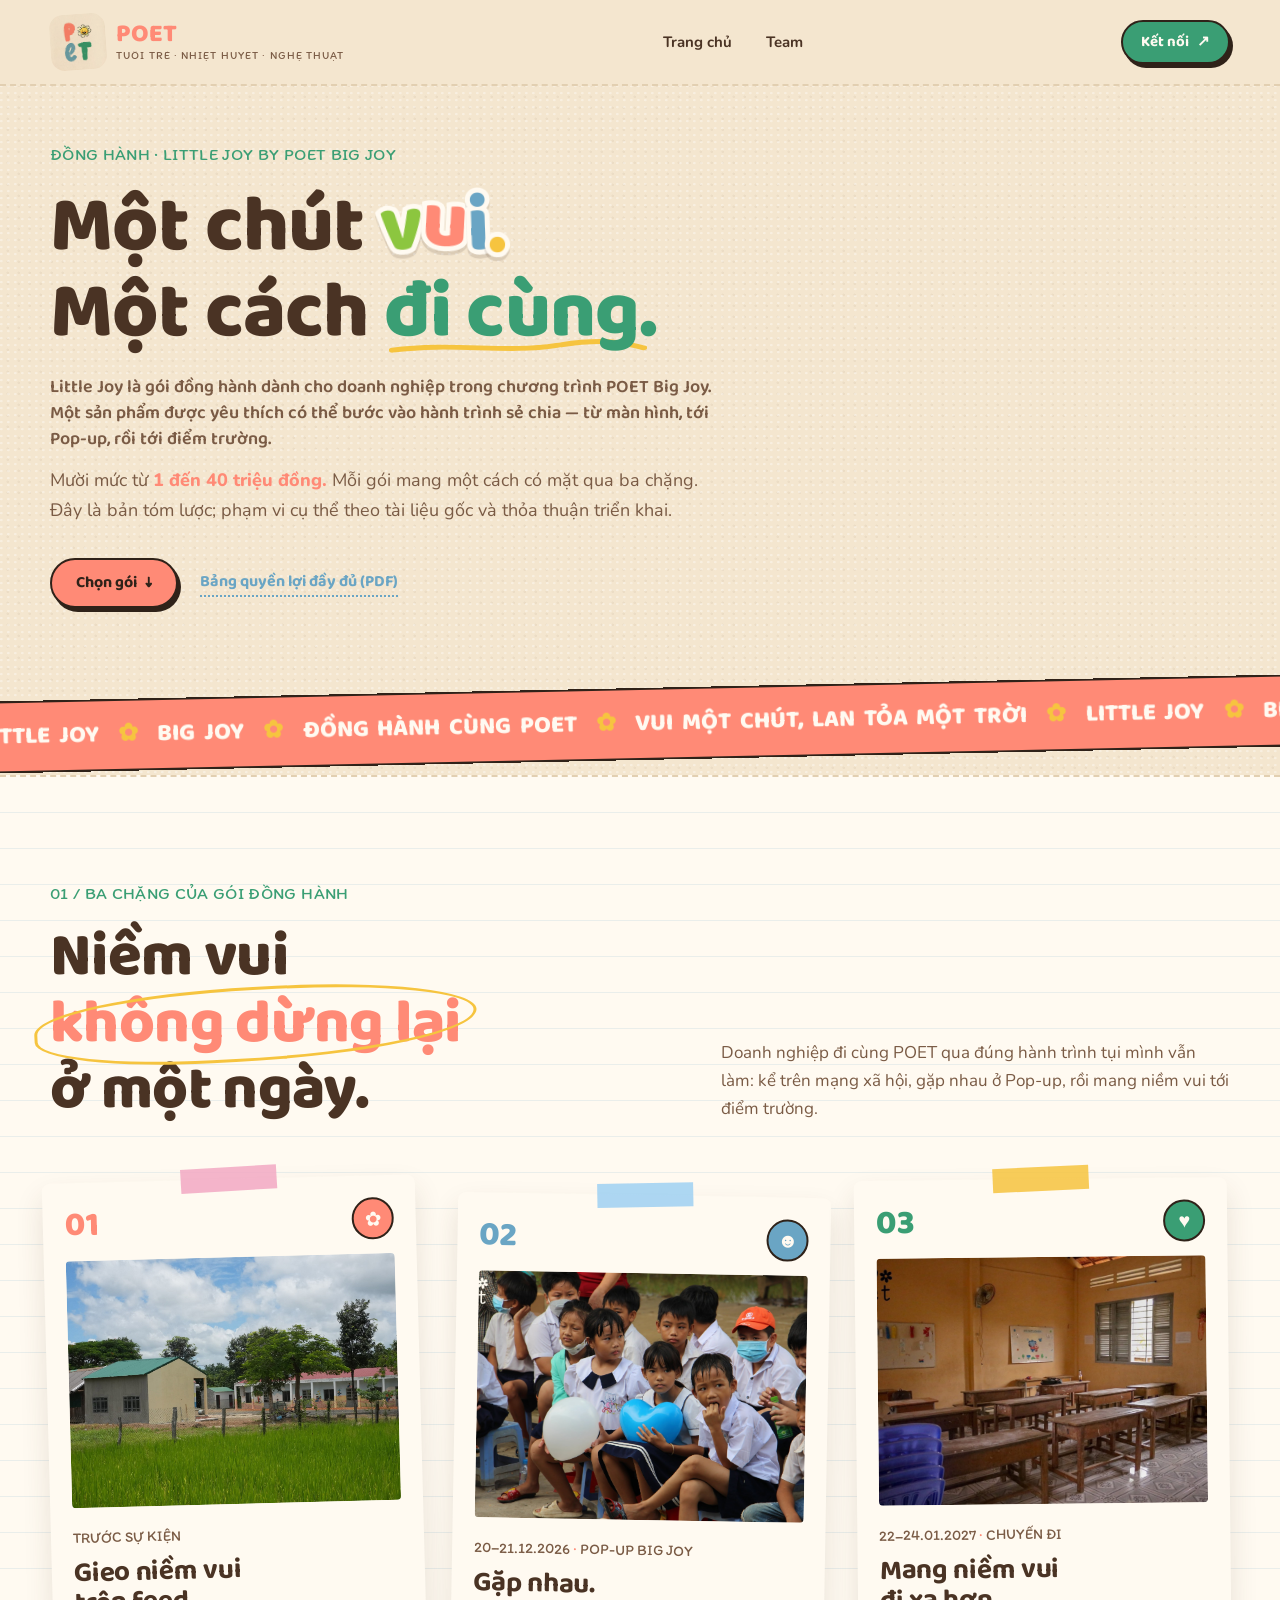
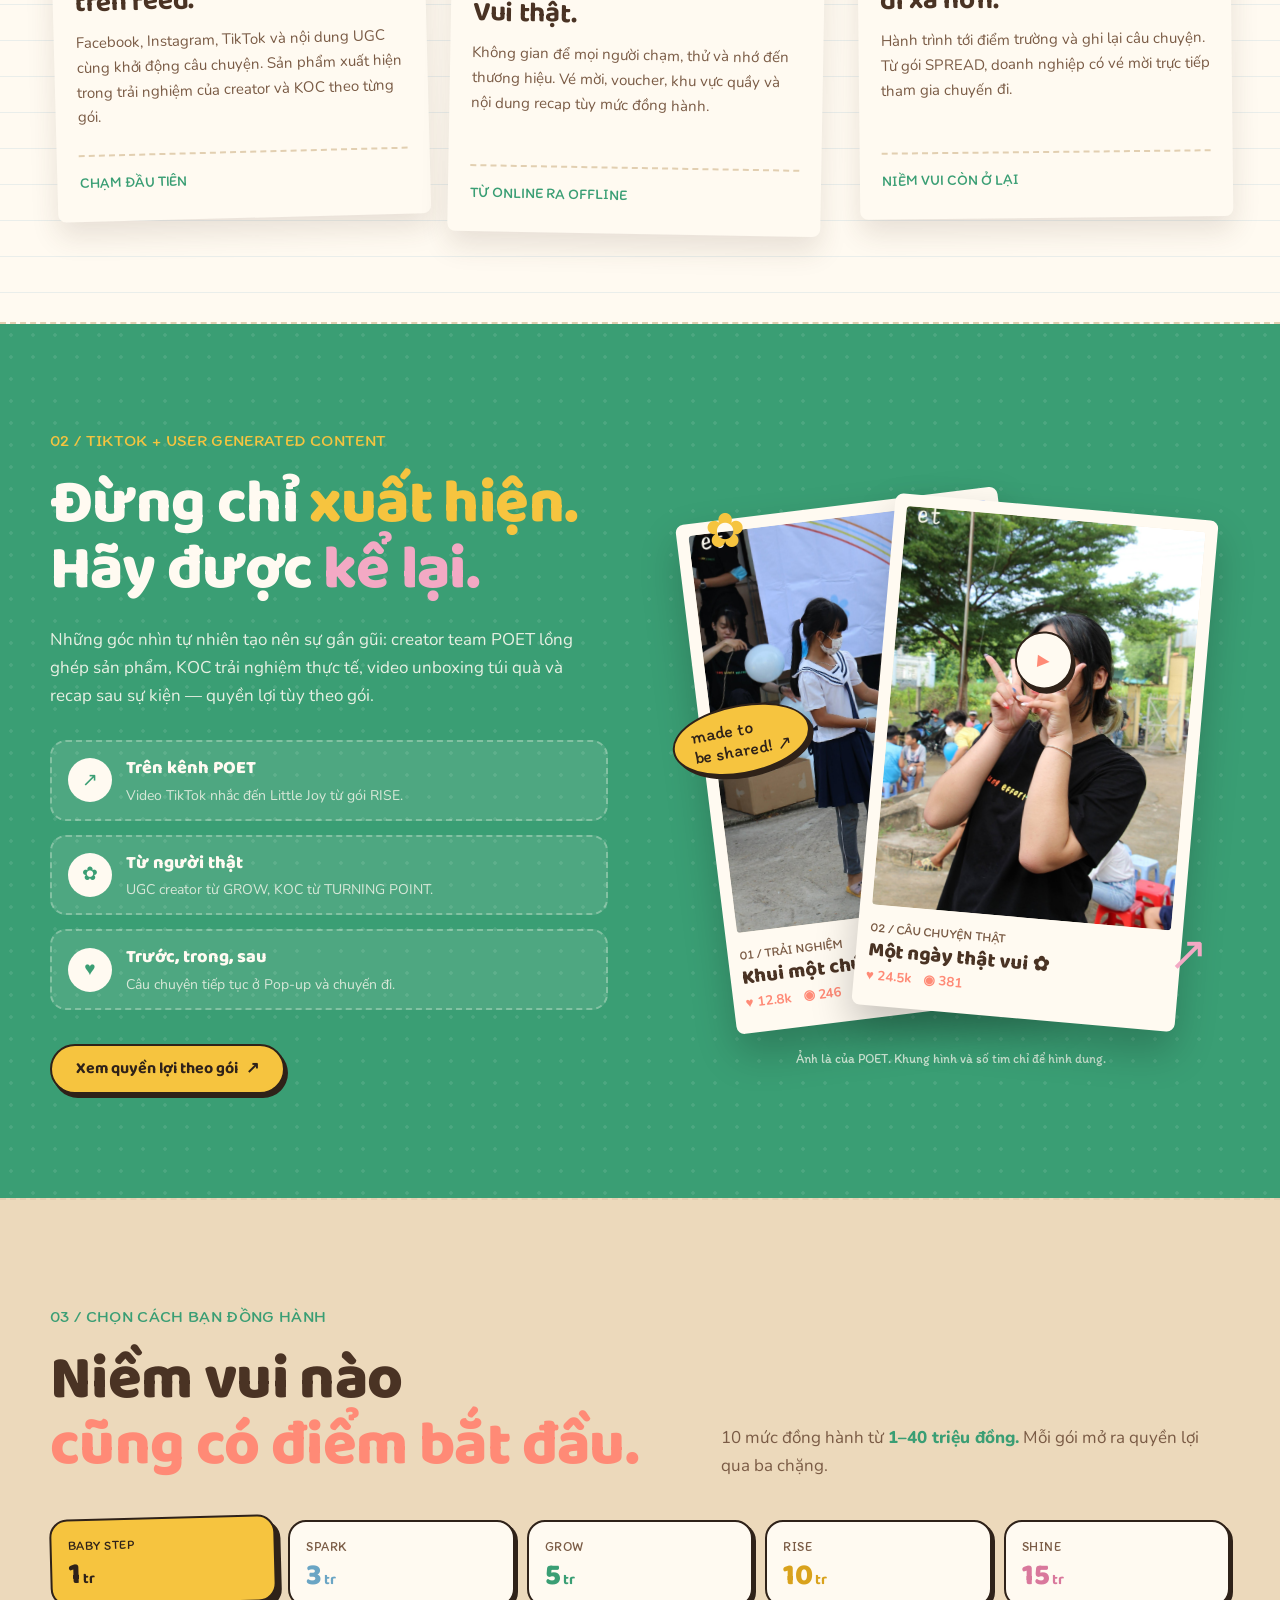
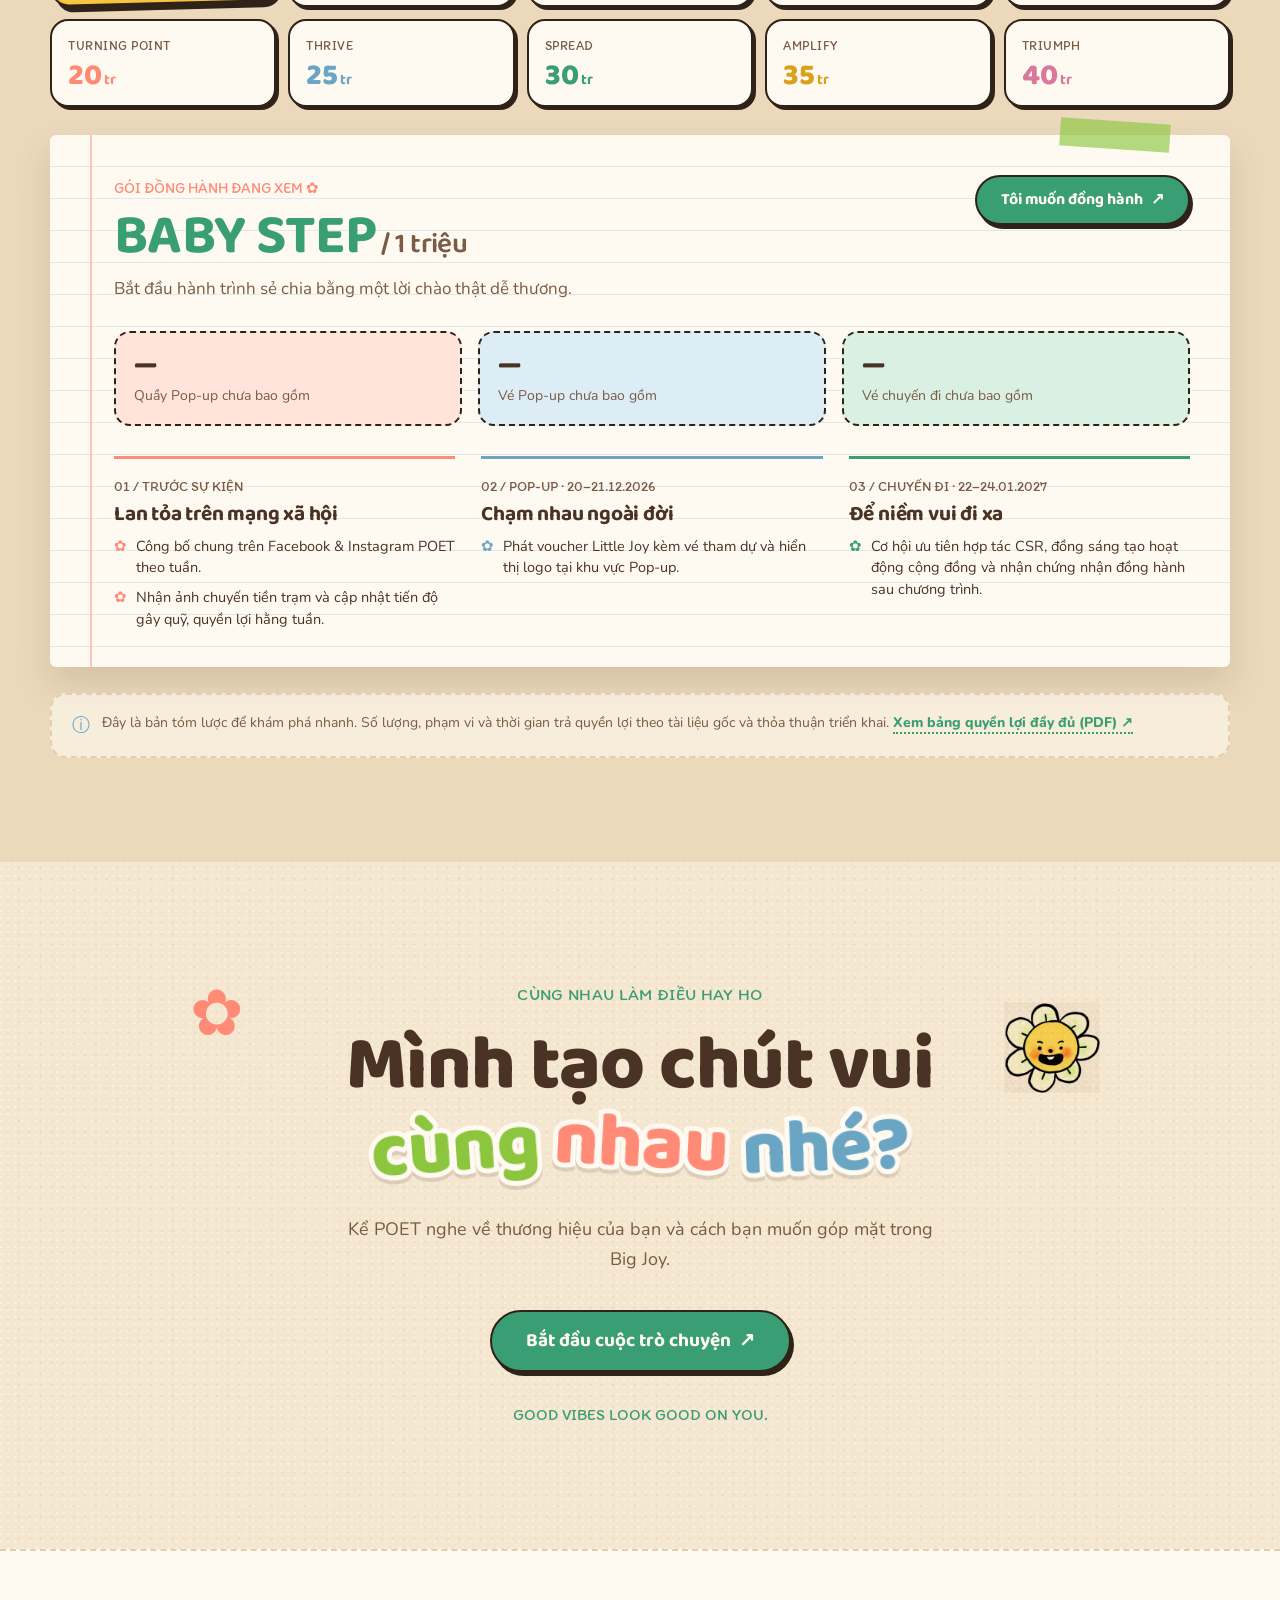
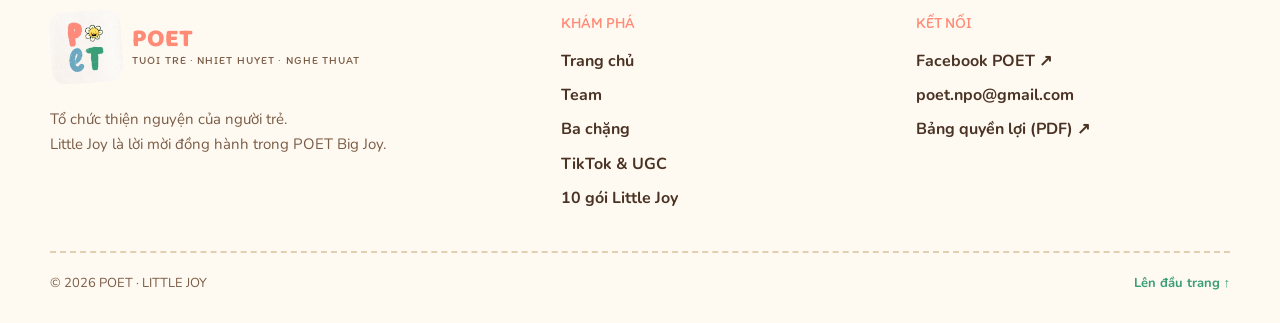
<file: dong-hanh/index.html>
<!doctype html>
<html lang="vi" style="color-scheme: light only; background-color: #f4e6cf">
<head>
  <meta charset="utf-8">
  <meta name="viewport" content="width=device-width, initial-scale=1">
  <meta name="theme-color" content="#f4e6cf">
  <meta name="color-scheme" content="light only">
  <meta name="supported-color-schemes" content="light">
  <style>html,body{color-scheme:light only;background-color:#f4e6cf}</style>
  <meta name="description" content="Đồng hành cùng POET Big Joy qua Little Joy: 10 gói từ 1 đến 40 triệu đồng, qua ba chặng mạng xã hội, Pop-up và chuyến đi.">
  <title>Đồng hành — Little Joy | POET</title>
  <link rel="icon" type="image/jpeg" href="../assets/logo/1555047679990943.jpg">
  <link rel="apple-touch-icon" href="../assets/logo/1555047679990943.jpg">
  <link rel="preconnect" href="https://fonts.googleapis.com">
  <link rel="preconnect" href="https://fonts.gstatic.com" crossorigin>
  <link href="https://fonts.googleapis.com/css2?family=Baloo+2:wght@500;600;700;800&family=Itim&family=Nunito:wght@400;600;700;800&display=swap" rel="stylesheet">
  <link rel="stylesheet" href="../style.css">
  <script src="../app.js" defer></script>
</head>
<body>
  <a class="skip-link" href="#main">Bỏ qua điều hướng</a>
  <header class="site-header" id="top">
    <div class="container header-inner">
      <a class="brand" href="../index.html" aria-label="POET, về trang chủ">
        <img class="brand-logo" src="../assets/logo/1555047679990943.jpg" alt="" width="56" height="56">
        <span class="brand-name">POET<small>TUỔI TRẺ · NHIỆT HUYẾT · NGHỆ THUẬT</small></span>
      </a>
      <nav class="desktop-nav" aria-label="Điều hướng chính">
        <a href="../index.html">Trang chủ</a>
        <a href="../team/index.html">Team</a>
        <!-- <a href="index.html" aria-current="page">Đồng hành</a> -->
      </nav>
      <a class="button button-dark header-cta" href="#lien-he">Kết nối <span aria-hidden="true">↗</span></a>
      <button class="menu-toggle" type="button" aria-label="Mở menu" aria-expanded="false" aria-controls="mobile-nav"><span></span><span></span></button>
    </div>
    <nav class="mobile-nav" id="mobile-nav" aria-label="Điều hướng trên điện thoại" hidden>
      <a href="../index.html">Trang chủ</a>
      <a href="../team/index.html">Team</a>
      <a href="index.html" aria-current="page">Đồng hành</a>
      <a href="#ugc">TikTok & UGC</a>
      <a href="#goi-tai-tro">10 gói Little Joy</a>
      <a href="#lien-he">Kết nối với POET</a>
    </nav>
  </header>

  <main id="main">
    <section class="page-hero container" aria-labelledby="partner-title">
      <div class="section-kicker">ĐỒNG HÀNH · LITTLE JOY BY POET BIG JOY</div>
      <h1 id="partner-title">Một chút <em class="rainbow"><span>v</span><span>u</span><span>i</span><span>.</span></em><br>Một cách <span class="underline-swoosh">đi cùng.</span></h1>
      <p class="hero-lead">Little Joy là gói đồng hành dành cho doanh nghiệp trong chương trình POET Big Joy. Một sản phẩm được yêu thích có thể bước vào hành trình sẻ chia — từ màn hình, tới Pop-up, rồi tới điểm trường.</p>
      <p class="hero-support">Mười mức từ <strong>1 đến 40 triệu đồng.</strong> Mỗi gói mang một cách có mặt qua ba chặng. Đây là bản tóm lược; phạm vi cụ thể theo tài liệu gốc và thỏa thuận triển khai.</p>
      <div class="hero-actions">
        <a class="button button-purple" href="#goi-tai-tro">Chọn gói <span aria-hidden="true">↓</span></a>
        <a class="text-link" href="../docs/quyen-loi-big-joy-little-joy.pdf" target="_blank" rel="noopener">Bảng quyền lợi đầy đủ (PDF)</a>
      </div>
    </section>

    <div class="ticker-clip"><div class="ticker" aria-hidden="true"><div class="ticker-inner"><div class="ticker-group">LITTLE JOY <span>✿</span> BIG JOY <span>✿</span> ĐỒNG HÀNH CÙNG POET <span>✿</span> VUI MỘT CHÚT, LAN TỎA MỘT TRỜI <span>✿</span></div></div></div></div>

    <section class="journey section-pad" id="hanh-trinh" aria-labelledby="journey-title">
      <div class="container">
        <div class="section-heading">
          <div>
            <div class="section-kicker">01 / BA CHẶNG CỦA GÓI ĐỒNG HÀNH</div>
            <h2 id="journey-title">Niềm vui <span class="scribble">không dừng lại</span><br>ở một ngày.</h2>
          </div>
          <p>Doanh nghiệp đi cùng POET qua đúng hành trình tụi mình vẫn làm: kể trên mạng xã hội, gặp nhau ở Pop-up, rồi mang niềm vui tới điểm trường.</p>
        </div>
        <div class="journey-grid">
          <article class="journey-card journey-pre">
            <div class="journey-head"><span class="step">01</span><span class="journey-icon" aria-hidden="true">✿</span></div>
            <figure class="journey-photo"><img src="../assets/photos/1530906875738357.jpg" alt="Tình nguyện viên POET cùng các em nhỏ" loading="lazy"></figure>
            <p class="journey-date">TRƯỚC SỰ KIỆN</p>
            <h3>Gieo niềm vui<br>trên feed.</h3>
            <p>Facebook, Instagram, TikTok và nội dung UGC cùng khởi động câu chuyện. Sản phẩm xuất hiện trong trải nghiệm của creator và KOC theo từng gói.</p>
            <span class="journey-bottom">CHẠM ĐẦU TIÊN</span>
          </article>
          <article class="journey-card journey-popup">
            <div class="journey-head"><span class="step">02</span><span class="journey-icon" aria-hidden="true">☻</span></div>
            <figure class="journey-photo"><img src="../assets/photos/3348058578846830.jpg" alt="Khoảnh khắc vui chơi cùng POET" loading="lazy"></figure>
            <p class="journey-date">20–21.12.2026 <span>·</span> POP-UP BIG JOY</p>
            <h3>Gặp nhau.<br>Vui thật.</h3>
            <p>Không gian để mọi người chạm, thử và nhớ đến thương hiệu. Vé mời, voucher, khu vực quầy và nội dung recap tùy mức đồng hành.</p>
            <span class="journey-bottom">TỪ ONLINE RA OFFLINE</span>
          </article>
          <article class="journey-card journey-trip">
            <div class="journey-head"><span class="step">03</span><span class="journey-icon" aria-hidden="true">♥</span></div>
            <figure class="journey-photo"><img src="../assets/photos/1483724670456578.jpg" alt="Lớp học tại điểm trường trong chuyến đi của POET" loading="lazy"></figure>
            <p class="journey-date">22–24.01.2027 <span>·</span> CHUYẾN ĐI</p>
            <h3>Mang niềm vui<br>đi xa hơn.</h3>
            <p>Hành trình tới điểm trường và ghi lại câu chuyện. Từ gói SPREAD, doanh nghiệp có vé mời trực tiếp tham gia chuyến đi.</p>
            <span class="journey-bottom">NIỀM VUI CÒN Ở LẠI</span>
          </article>
        </div>
        <p class="swipe-hint"><span data-swipe-count></span> còn một chặng</p>
      </div>
    </section>

    <section class="ugc section-pad" id="ugc" aria-labelledby="ugc-title">
      <div class="container ugc-grid">
        <div class="ugc-copy">
          <div class="section-kicker light">02 / TIKTOK + USER GENERATED CONTENT</div>
          <h2 id="ugc-title">Đừng chỉ <em>xuất hiện.</em><br>Hãy được <span>kể lại.</span></h2>
          <p>Những góc nhìn tự nhiên tạo nên sự gần gũi: creator team POET lồng ghép sản phẩm, KOC trải nghiệm thực tế, video unboxing túi quà và recap sau sự kiện — quyền lợi tùy theo gói.</p>
          <div class="ugc-points">
            <div><span>↗</span><strong>Trên kênh POET</strong><small>Video TikTok nhắc đến Little Joy từ gói RISE.</small></div>
            <div><span>✿</span><strong>Từ người thật</strong><small>UGC creator từ GROW, KOC từ TURNING POINT.</small></div>
            <div><span>♥</span><strong>Trước, trong, sau</strong><small>Câu chuyện tiếp tục ở Pop-up và chuyến đi.</small></div>
          </div>
          <a class="button button-lime" href="#goi-tai-tro">Xem quyền lợi theo gói <span aria-hidden="true">↗</span></a>
        </div>
        <div class="ugc-visual" aria-label="Minh họa các khung nội dung dọc kiểu TikTok">
          <span class="ugc-doodle" aria-hidden="true">✿</span><span class="ugc-doodle-two" aria-hidden="true">↗</span>
          <div class="social-card social-back"><div class="social-image social-image-one"></div><span class="social-index">01 / TRẢI NGHIỆM</span><strong>Khui một chút vui!</strong><small>♥ 12.8k &nbsp; ◉ 246</small></div>
          <div class="social-card social-front"><div class="social-image social-image-two"></div><span class="social-index">02 / CÂU CHUYỆN THẬT</span><strong>Một ngày thật vui ✿</strong><small>♥ 24.5k &nbsp; ◉ 381</small><span class="social-play" aria-hidden="true">▶</span></div>
          <span class="ugc-sticker">made to<br>be shared! <span aria-hidden="true">↗</span></span>
          <span class="ugc-caption">Ảnh là của POET. Khung hình và số tim chỉ để hình dung.</span>
        </div>
      </div>
    </section>

    <section class="packages section-pad" id="goi-tai-tro" aria-labelledby="packages-title">
      <div class="container">
        <div class="packages-top">
          <div>
            <div class="section-kicker">03 / CHỌN CÁCH BẠN ĐỒNG HÀNH</div>
            <h2 id="packages-title">Niềm vui nào<br><span>cũng có điểm bắt đầu.</span></h2>
          </div>
          <p>10 mức đồng hành từ <strong>1–40 triệu đồng.</strong> Mỗi gói mở ra quyền lợi qua ba chặng.</p>
        </div>
        <div class="package-picker" role="group" aria-label="Chọn gói đồng hành">
          <button class="package-option" type="button" data-package="0" aria-pressed="true"><span>BABY STEP</span><strong>1<small>tr</small></strong></button>
          <button class="package-option" type="button" data-package="1" aria-pressed="false"><span>SPARK</span><strong>3<small>tr</small></strong></button>
          <button class="package-option" type="button" data-package="2" aria-pressed="false"><span>GROW</span><strong>5<small>tr</small></strong></button>
          <button class="package-option" type="button" data-package="3" aria-pressed="false"><span>RISE</span><strong>10<small>tr</small></strong></button>
          <button class="package-option" type="button" data-package="4" aria-pressed="false"><span>SHINE</span><strong>15<small>tr</small></strong></button>
          <button class="package-option" type="button" data-package="5" aria-pressed="false"><span>TURNING POINT</span><strong>20<small>tr</small></strong></button>
          <button class="package-option" type="button" data-package="6" aria-pressed="false"><span>THRIVE</span><strong>25<small>tr</small></strong></button>
          <button class="package-option" type="button" data-package="7" aria-pressed="false"><span>SPREAD</span><strong>30<small>tr</small></strong></button>
          <button class="package-option" type="button" data-package="8" aria-pressed="false"><span>AMPLIFY</span><strong>35<small>tr</small></strong></button>
          <button class="package-option" type="button" data-package="9" aria-pressed="false"><span>TRIUMPH</span><strong>40<small>tr</small></strong></button>
        </div>
        <div class="package-detail" id="package-detail" aria-live="polite" aria-atomic="true">
          <div class="detail-head">
            <div>
              <span class="detail-eyebrow">GÓI ĐỒNG HÀNH ĐANG XEM <span aria-hidden="true">✿</span></span>
              <h3 id="detail-name">BABY STEP<span> / 1 triệu</span></h3>
              <p id="detail-description">Bắt đầu hành trình sẻ chia bằng một lời chào thật dễ thương.</p>
            </div>
            <a class="button button-dark detail-cta" href="#lien-he">Tôi muốn đồng hành <span aria-hidden="true">↗</span></a>
          </div>
          <div class="detail-highlights" id="detail-highlights"></div>
          <div class="detail-phases" id="detail-phases"></div>
          <div class="phase-nav" aria-label="Chuyển chặng quyền lợi">
            <button class="phase-arrow" type="button" data-dir="-1" aria-label="Chặng trước">←</button>
            <div class="phase-status" aria-live="polite"><span class="phase-dots" aria-hidden="true"><i></i><i></i><i></i></span><span class="phase-label">Chặng 1/3 · còn phía trước</span></div>
            <button class="phase-arrow" type="button" data-dir="1" aria-label="Chặng tiếp theo">→</button>
          </div>
        </div>
        <div class="package-note"><span aria-hidden="true">ⓘ</span><p>Đây là bản tóm lược để khám phá nhanh. Số lượng, phạm vi và thời gian trả quyền lợi theo tài liệu gốc và thỏa thuận triển khai. <a href="../docs/quyen-loi-big-joy-little-joy.pdf" target="_blank" rel="noopener">Xem bảng quyền lợi đầy đủ (PDF) ↗</a></p></div>
      </div>
    </section>

    <section class="closing" id="lien-he" aria-labelledby="closing-title">
      <div class="container closing-inner">
        <div class="closing-deco deco-left" aria-hidden="true">✿</div>
        <div class="closing-deco deco-right daisy" aria-hidden="true"></div>
        <div class="section-kicker">CÙNG NHAU LÀM ĐIỀU HAY HO</div>
        <h2 id="closing-title">Mình tạo chút vui<br><em class="rainbow"><span>cùng</span> <span>nhau</span> <span>nhé?</span></em></h2>
        <p>Kể POET nghe về thương hiệu của bạn và cách bạn muốn góp mặt trong Big Joy.</p>
        <button class="button button-dark button-big" id="contact-open" type="button">Bắt đầu cuộc trò chuyện <span aria-hidden="true">↗</span></button>
        <span class="closing-aside">GOOD VIBES LOOK GOOD ON YOU.</span>
      </div>
    </section>
  </main>

  <footer class="footer">
    <div class="container footer-main">
      <div>
        <a class="brand footer-brand" href="../index.html" aria-label="POET, về trang chủ">
          <img class="brand-logo" src="../assets/logo/1555047679990943.jpg" alt="" width="72" height="72">
          <span class="brand-name">POET<small>TUỔI TRẺ · NHIỆT HUYẾT · NGHỆ THUẬT</small></span>
        </a>
        <p>Tổ chức thiện nguyện của người trẻ.<br>Little Joy là lời mời đồng hành trong POET Big Joy.</p>
      </div>
      <div class="footer-links">
        <span>KHÁM PHÁ</span>
        <a href="../index.html">Trang chủ</a>
        <a href="../team/index.html">Team</a>
        <a href="#hanh-trinh">Ba chặng</a>
        <a href="#ugc">TikTok & UGC</a>
        <a href="#goi-tai-tro">10 gói Little Joy</a>
      </div>
      <div class="footer-links">
        <span>KẾT NỐI</span>
        <a href="https://www.facebook.com/poetorganization" target="_blank" rel="noopener noreferrer">Facebook POET ↗</a>
        <a href="mailto:poet.npo@gmail.com">poet.npo@gmail.com</a>
        <a href="../docs/quyen-loi-big-joy-little-joy.pdf" target="_blank" rel="noopener">Bảng quyền lợi (PDF) ↗</a>
      </div>
    </div>
    <div class="container footer-bottom"><span>© 2026 POET · LITTLE JOY</span><a href="#top">Lên đầu trang ↑</a></div>
  </footer>

  <dialog class="contact-dialog" id="contact-dialog" aria-labelledby="contact-title">
    <div class="dialog-top"><span class="section-kicker">HELLO, LITTLE JOY! ✿</span><button class="dialog-close" type="button" id="contact-close" aria-label="Đóng">×</button></div>
    <h2 id="contact-title">Bắt đầu bằng<br>một lời chào.</h2>
    <p>Trang này chưa gửi thông tin trực tiếp. Bạn có thể sao chép lời nhắn và kết nối với POET qua Facebook hoặc email.</p>
    <label for="contact-message">LỜI NHẮN GỢI Ý</label>
    <textarea id="contact-message" rows="4" readonly></textarea>
    <div class="dialog-actions">
      <button class="button button-purple" id="copy-message" type="button">Sao chép lời nhắn ↗</button>
      <a class="button button-outline" href="mailto:poet.npo@gmail.com">Gửi email ↗</a>
    </div>
    <p class="copy-status" id="copy-status" role="status"></p>
  </dialog>
</body>
</html>
</file>
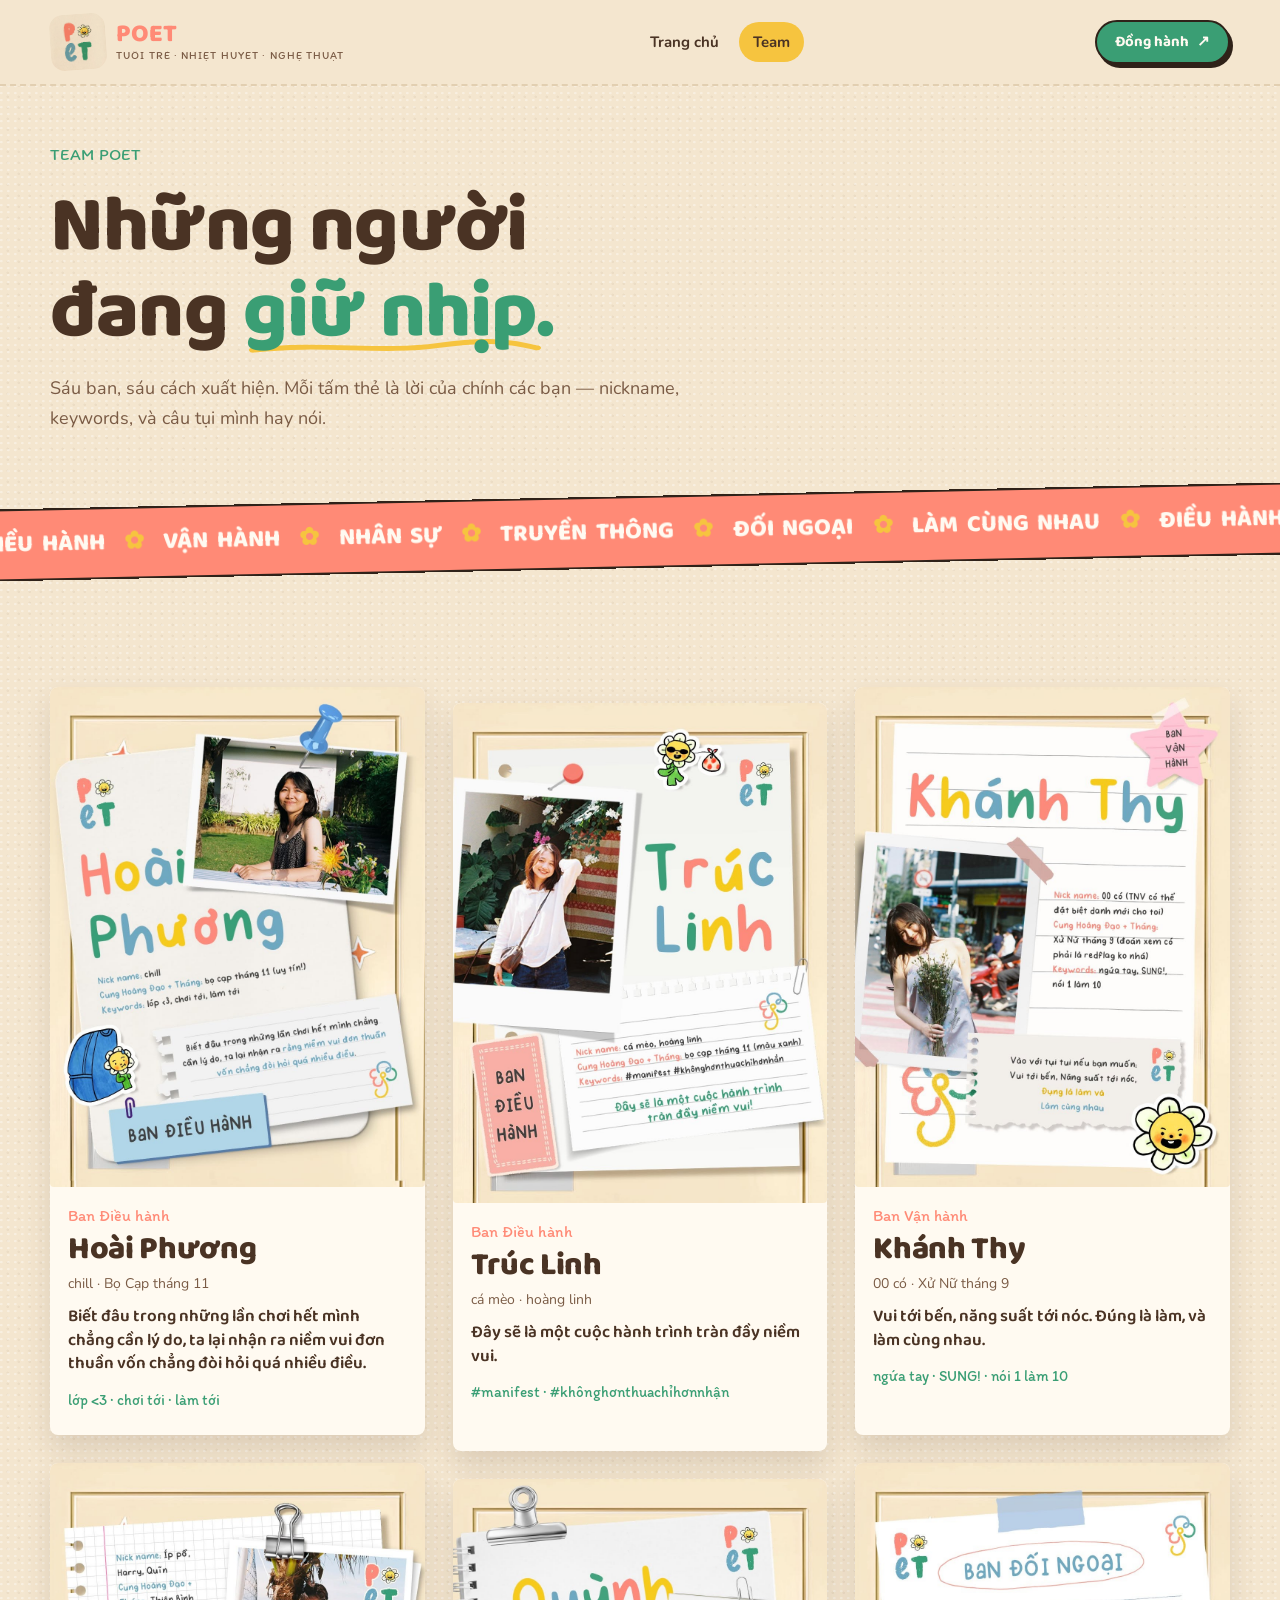
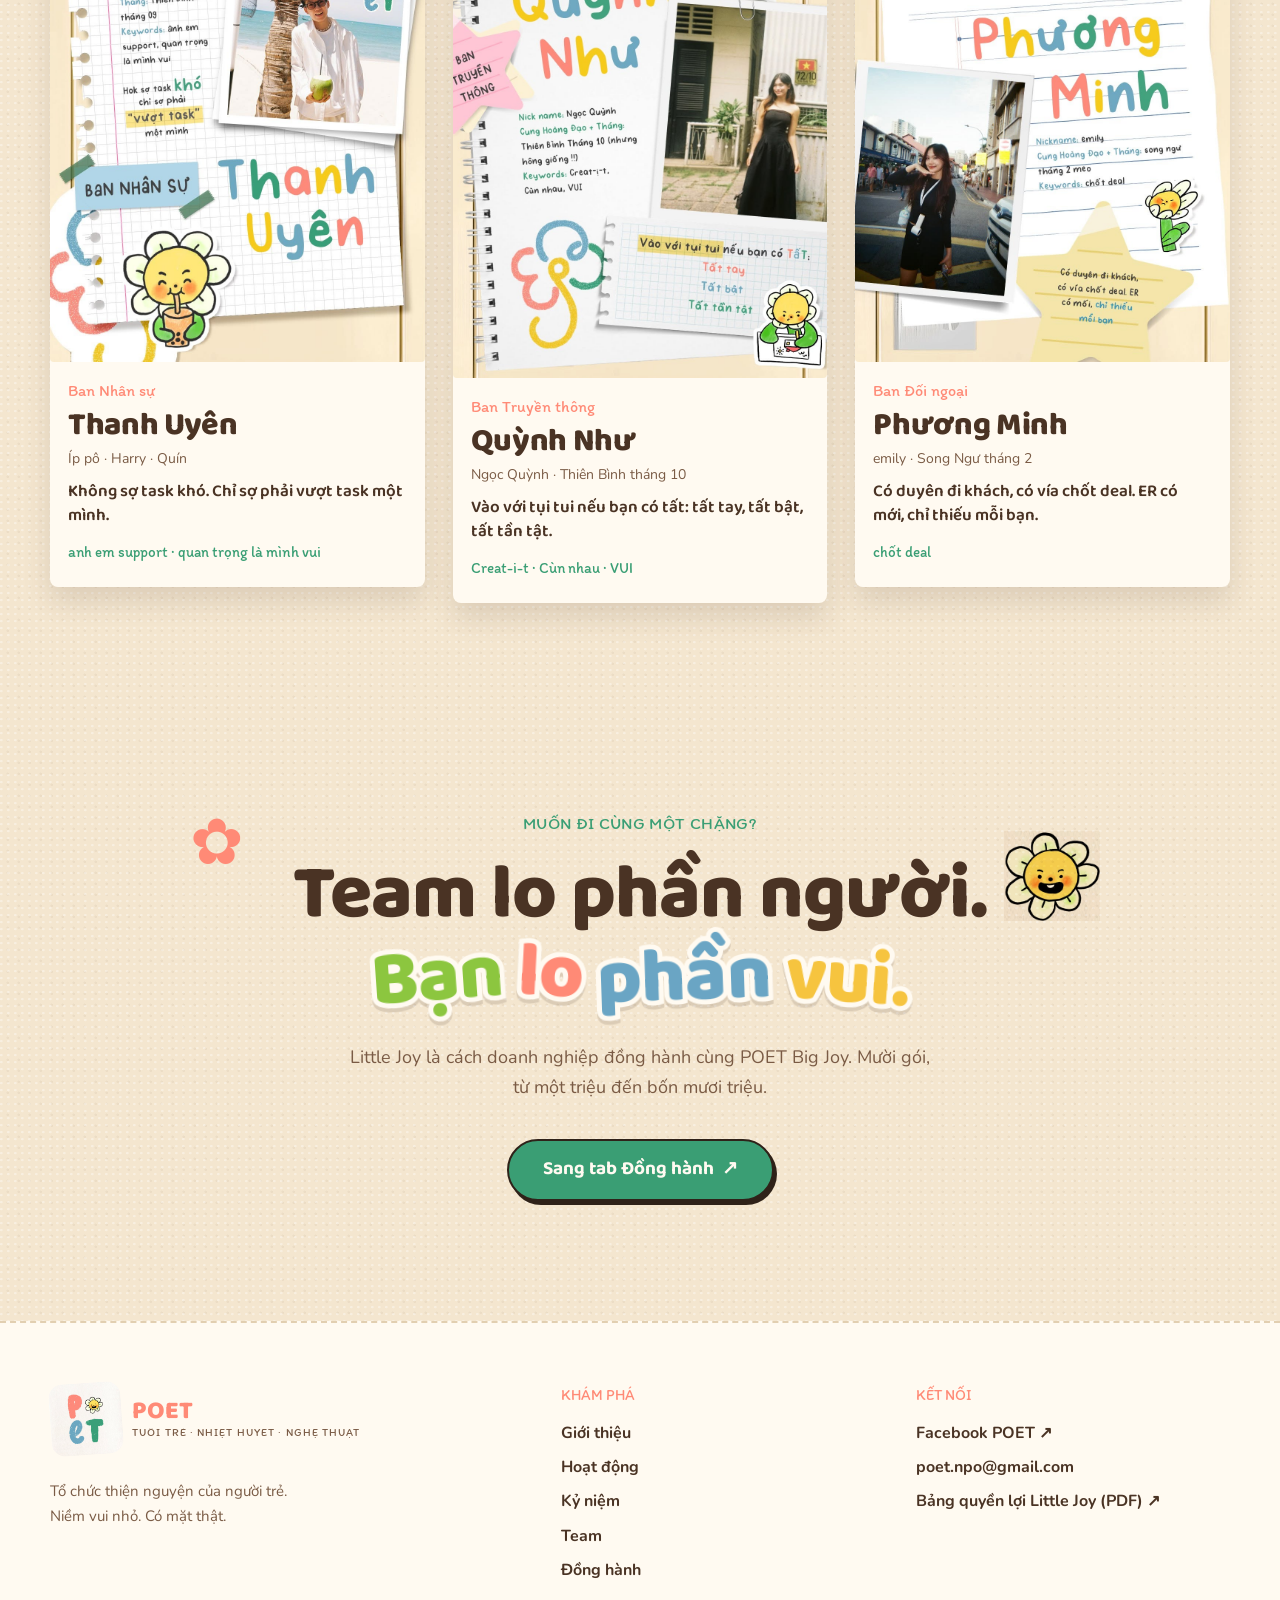
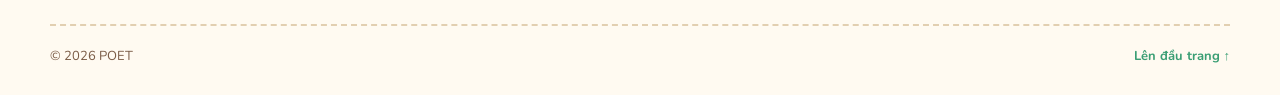
<file: team/index.html>
<!doctype html>
<html lang="vi" style="color-scheme: light only; background-color: #f4e6cf">
<head>
  <meta charset="utf-8">
  <meta name="viewport" content="width=device-width, initial-scale=1">
  <meta name="theme-color" content="#f4e6cf">
  <meta name="color-scheme" content="light only">
  <meta name="supported-color-schemes" content="light">
  <style>html,body{color-scheme:light only;background-color:#f4e6cf}</style>
  <meta name="description" content="Team POET: ban điều hành, vận hành, nhân sự, truyền thông và đối ngoại. Sáu tấm thẻ giới thiệu đúng giọng tụi mình.">
  <title>Team — POET</title>
  <link rel="icon" type="image/jpeg" href="../assets/logo/1555047679990943.jpg">
  <link rel="apple-touch-icon" href="../assets/logo/1555047679990943.jpg">
  <link rel="preconnect" href="https://fonts.googleapis.com">
  <link rel="preconnect" href="https://fonts.gstatic.com" crossorigin>
  <link href="https://fonts.googleapis.com/css2?family=Baloo+2:wght@500;600;700;800&family=Itim&family=Nunito:wght@400;600;700;800&display=swap" rel="stylesheet">
  <link rel="stylesheet" href="../style.css">
  <script src="../app.js" defer></script>
</head>
<body>
  <a class="skip-link" href="#main">Bỏ qua điều hướng</a>
  <header class="site-header" id="top">
    <div class="container header-inner">
      <a class="brand" href="../index.html" aria-label="POET, về trang chủ">
        <img class="brand-logo" src="../assets/logo/1555047679990943.jpg" alt="" width="56" height="56">
        <span class="brand-name">POET<small>TUỔI TRẺ · NHIỆT HUYẾT · NGHỆ THUẬT</small></span>
      </a>
      <nav class="desktop-nav" aria-label="Điều hướng chính">
        <a href="../index.html">Trang chủ</a>
        <a href="index.html" aria-current="page">Team</a>
        <!-- <a href="../dong-hanh/index.html">Đồng hành</a> -->
      </nav>
      <a class="button button-dark header-cta" href="../dong-hanh/index.html">Đồng hành <span aria-hidden="true">↗</span></a>
      <button class="menu-toggle" type="button" aria-label="Mở menu" aria-expanded="false" aria-controls="mobile-nav"><span></span><span></span></button>
    </div>
    <nav class="mobile-nav" id="mobile-nav" aria-label="Điều hướng trên điện thoại" hidden>
      <a href="../index.html">Trang chủ</a>
      <a href="index.html" aria-current="page">Team</a>
      <a href="../dong-hanh/index.html">Đồng hành</a>
    </nav>
  </header>

  <main id="main">
    <section class="page-hero container" aria-labelledby="team-title">
      <div class="section-kicker">TEAM POET</div>
      <h1 id="team-title">Những người<br>đang <span class="underline-swoosh">giữ nhịp.</span></h1>
      <p>Sáu ban, sáu cách xuất hiện. Mỗi tấm thẻ là lời của chính các bạn — nickname, keywords, và câu tụi mình hay nói.</p>
    </section>

    <div class="ticker-clip"><div class="ticker" aria-hidden="true"><div class="ticker-inner"><div class="ticker-group">ĐIỀU HÀNH <span>✿</span> VẬN HÀNH <span>✿</span> NHÂN SỰ <span>✿</span> TRUYỀN THÔNG <span>✿</span> ĐỐI NGOẠI <span>✿</span> LÀM CÙNG NHAU <span>✿</span></div></div></div></div>

    <section class="team-section section-pad container" aria-label="Danh sách team POET">
      <div class="team-grid">
        <article class="team-card">
          <button class="frame-button" type="button" data-full="../assets/team/1562917215870656.jpg" data-caption="Hoài Phương, Ban Điều hành. Nickname chill. Bọ Cạp tháng 11. Lớp nhỏ hơn 3, chơi tới, làm tới.">
            <img src="../assets/team/1562917215870656.jpg" alt="Thẻ giới thiệu Hoài Phương, Ban Điều hành POET. Nickname chill.">
          </button>
          <div class="team-body">
            <p class="team-role">Ban Điều hành</p>
            <h2>Hoài Phương</h2>
            <p class="team-nick">chill · Bọ Cạp tháng 11</p>
            <p class="team-quote">Biết đâu trong những lần chơi hết mình chẳng cần lý do, ta lại nhận ra niềm vui đơn thuần vốn chẳng đòi hỏi quá nhiều điều.</p>
            <p class="team-keys">lớp &lt;3 · chơi tới · làm tới</p>
          </div>
        </article>

        <article class="team-card">
          <button class="frame-button" type="button" data-full="../assets/team/1562917139203997.jpg" data-caption="Trúc Linh, Ban Điều hành. Nickname cá mèo, hoàng linh. Bọ Cạp tháng 11.">
            <img src="../assets/team/1562917139203997.jpg" alt="Thẻ giới thiệu Trúc Linh, Ban Điều hành POET. Nickname cá mèo, hoàng linh.">
          </button>
          <div class="team-body">
            <p class="team-role">Ban Điều hành</p>
            <h2>Trúc Linh</h2>
            <p class="team-nick">cá mèo · hoàng linh</p>
            <p class="team-quote">Đây sẽ là một cuộc hành trình tràn đầy niềm vui.</p>
            <p class="team-keys">#manifest · #khônghơnthuachỉhơnnhận</p>
          </div>
        </article>

        <article class="team-card">
          <button class="frame-button" type="button" data-full="../assets/team/1562917162537328.jpg" data-caption="Khánh Thy, Ban Vận hành. Nickname 00 có. Xử Nữ tháng 9.">
            <img src="../assets/team/1562917162537328.jpg" alt="Thẻ giới thiệu Khánh Thy, Ban Vận hành POET. Nickname 00 có.">
          </button>
          <div class="team-body">
            <p class="team-role">Ban Vận hành</p>
            <h2>Khánh Thy</h2>
            <p class="team-nick">00 có · Xử Nữ tháng 9</p>
            <p class="team-quote">Vui tới bến, năng suất tới nóc. Đúng là làm, và làm cùng nhau.</p>
            <p class="team-keys">ngứa tay · SUNG! · nói 1 làm 10</p>
          </div>
        </article>

        <article class="team-card">
          <button class="frame-button" type="button" data-full="../assets/team/1562917172537327.jpg" data-caption="Thanh Uyên, Ban Nhân sự. Nickname Íp pô, Harry, Quín. Thiên Bình tháng 9.">
            <img src="../assets/team/1562917172537327.jpg" alt="Thẻ giới thiệu Thanh Uyên, Ban Nhân sự POET. Nickname Íp pô, Harry, Quín.">
          </button>
          <div class="team-body">
            <p class="team-role">Ban Nhân sự</p>
            <h2>Thanh Uyên</h2>
            <p class="team-nick">Íp pô · Harry · Quín</p>
            <p class="team-quote">Không sợ task khó. Chỉ sợ phải vượt task một mình.</p>
            <p class="team-keys">anh em support · quan trọng là mình vui</p>
          </div>
        </article>

        <article class="team-card">
          <button class="frame-button" type="button" data-full="../assets/team/1562917209203990.jpg" data-caption="Quỳnh Như, Ban Truyền thông. Nickname Ngọc Quỳnh. Thiên Bình tháng 10.">
            <img src="../assets/team/1562917209203990.jpg" alt="Thẻ giới thiệu Quỳnh Như, Ban Truyền thông POET. Nickname Ngọc Quỳnh.">
          </button>
          <div class="team-body">
            <p class="team-role">Ban Truyền thông</p>
            <h2>Quỳnh Như</h2>
            <p class="team-nick">Ngọc Quỳnh · Thiên Bình tháng 10</p>
            <p class="team-quote">Vào với tụi tui nếu bạn có tất: tất tay, tất bật, tất tần tật.</p>
            <p class="team-keys">Creat-i-t · Cùn nhau · VUI</p>
          </div>
        </article>

        <article class="team-card">
          <button class="frame-button" type="button" data-full="../assets/team/1562918529203858.jpg" data-caption="Phương Minh, Ban Đối ngoại. Nickname emily. Song Ngư tháng 2.">
            <img src="../assets/team/1562918529203858.jpg" alt="Thẻ giới thiệu Phương Minh, Ban Đối ngoại POET. Nickname emily.">
          </button>
          <div class="team-body">
            <p class="team-role">Ban Đối ngoại</p>
            <h2>Phương Minh</h2>
            <p class="team-nick">emily · Song Ngư tháng 2</p>
            <p class="team-quote">Có duyên đi khách, có vía chốt deal. ER có mới, chỉ thiếu mỗi bạn.</p>
            <p class="team-keys">chốt deal</p>
          </div>
        </article>
      </div>
      <p class="swipe-hint"><span data-swipe-count></span></p>
    </section>

    <section class="closing" aria-labelledby="team-close">
      <div class="container closing-inner">
        <div class="closing-deco deco-left" aria-hidden="true">✿</div>
        <div class="closing-deco deco-right daisy" aria-hidden="true"></div>
        <div class="section-kicker">MUỐN ĐI CÙNG MỘT CHẶNG?</div>
        <h2 id="team-close">Team lo phần người.<br><em class="rainbow"><span>Bạn</span> <span>lo</span> <span>phần</span> <span>vui.</span></em></h2>
        <p>Little Joy là cách doanh nghiệp đồng hành cùng POET Big Joy. Mười gói, từ một triệu đến bốn mươi triệu.</p>
        <a class="button button-dark button-big" href="../dong-hanh/index.html">Sang tab Đồng hành <span aria-hidden="true">↗</span></a>
      </div>
    </section>
  </main>

  <footer class="footer">
    <div class="container footer-main">
      <div>
        <a class="brand footer-brand" href="../index.html" aria-label="POET, về trang chủ">
          <img class="brand-logo" src="../assets/logo/1555047679990943.jpg" alt="" width="72" height="72">
          <span class="brand-name">POET<small>TUỔI TRẺ · NHIỆT HUYẾT · NGHỆ THUẬT</small></span>
        </a>
        <p>Tổ chức thiện nguyện của người trẻ.<br>Niềm vui nhỏ. Có mặt thật.</p>
      </div>
      <div class="footer-links">
        <span>KHÁM PHÁ</span>
        <a href="../index.html#gioi-thieu">Giới thiệu</a>
        <a href="../index.html#hoat-dong">Hoạt động</a>
        <a href="../index.html#ky-niem">Kỷ niệm</a>
        <a href="index.html">Team</a>
        <a href="../dong-hanh/index.html">Đồng hành</a>
      </div>
      <div class="footer-links">
        <span>KẾT NỐI</span>
        <a href="https://www.facebook.com/poetorganization" target="_blank" rel="noopener noreferrer">Facebook POET ↗</a>
        <a href="mailto:poet.npo@gmail.com">poet.npo@gmail.com</a>
        <a href="../docs/quyen-loi-big-joy-little-joy.pdf" target="_blank" rel="noopener">Bảng quyền lợi Little Joy (PDF) ↗</a>
      </div>
    </div>
    <div class="container footer-bottom"><span>© 2026 POET</span><a href="#top">Lên đầu trang ↑</a></div>
  </footer>

  <dialog class="lightbox" id="lightbox" aria-label="Xem thẻ team">
    <button class="lightbox-close" type="button" aria-label="Đóng">×</button>
    <img alt="">
    <p></p>
  </dialog>
</body>
</html>
</file>
<file: style.css>
:root {
  --paper: #f4e6cf;
  --paper-deep: #ecd9bb;
  --card: #fffaf1;
  --ink: #4a3324;
  --ink-soft: #7a5b45;
  --outline: #2f2219;
  --coral: #ff8a76;
  --blue: #6aa5c4;
  --sky: #9fd0f2;
  --green: #3a9e74;
  --leaf: #8cc63f;
  --yellow: #f6c43f;
  --pink: #f3a9c4;
  --brick: #b5482c;
  --line: #e2cfb1;
  --radius: 22px;
  --font: 'Nunito', 'Segoe UI', Arial, sans-serif;
  --display: 'Baloo 2', 'Nunito', sans-serif;
  --hand: 'Itim', 'Baloo 2', cursive;
  --logo: url('assets/logo/1555047679990943.jpg');
}

* { box-sizing: border-box; }
:root { color-scheme: light; color-scheme: light only; }
html {
  scroll-behavior: smooth;
  overflow-x: hidden;
  overflow-x: clip;
  color-scheme: light only;
  background-color: #f4e6cf;
  background-image: linear-gradient(#f4e6cf, #f4e6cf);
  isolation: isolate;
  -webkit-text-size-adjust: 100%;
}
html, body { max-width: 100%; }
button, input, textarea, select, dialog { color-scheme: light only; }
main, footer { overflow-x: clip; }
body {
  margin: 0;
  position: relative;
  color-scheme: light only;
  isolation: isolate;
  background-color: var(--paper);
  background-image:
    radial-gradient(circle at 20% 30%, rgba(255, 255, 255, .35) 0 1px, transparent 1.5px),
    radial-gradient(circle at 70% 80%, rgba(122, 91, 69, .07) 0 1px, transparent 1.5px),
    linear-gradient(#f4e6cf, #f4e6cf);
  background-size: 7px 7px, 11px 11px, auto;
  color: var(--ink);
  font-family: var(--font);
  font-size: 16px;
  line-height: 1.65;
  overflow-x: clip;
}
button, a { -webkit-tap-highlight-color: transparent; }
button { font: inherit; cursor: pointer; }
a { color: inherit; text-decoration: none; }
img { max-width: 100%; display: block; }
h1, h2, h3, h4, p { margin-top: 0; }
h1, h2, h3, h4 { font-family: var(--display); line-height: 1.08; color: var(--ink); letter-spacing: -.01em; }
h1, h2 { font-weight: 800; }
h3 { font-weight: 700; }
strong { font-weight: 800; }
::selection { background: var(--yellow); color: var(--outline); }
:focus-visible { outline: 3px dashed var(--coral); outline-offset: 4px; border-radius: 6px; }

.container { width: min(1180px, calc(100% - 40px)); margin-inline: auto; }
.section-pad { padding-block: 104px; }

.section-kicker, .eyebrow {
  font-family: var(--hand);
  font-size: 17px;
  letter-spacing: .02em;
  line-height: 1.4;
}
.section-kicker { color: var(--green); margin-bottom: 18px; display: inline-block; }
.section-kicker.light { color: var(--yellow); }

.daisy {
  --s: 64px;
  display: inline-block;
  width: var(--s);
  height: calc(var(--s) * .94);
  background: var(--logo) calc(var(--s) * -2) calc(var(--s) * -.78) / calc(var(--s) * 4) no-repeat;
  mix-blend-mode: multiply;
  flex-shrink: 0;
}

.rainbow { font-style: normal; }
.rainbow span {
  display: inline-block;
  -webkit-text-stroke: 10px var(--card);
  paint-order: stroke fill;
  filter: drop-shadow(0 4px 0 rgba(74, 51, 36, .14));
}
.rainbow span:nth-child(4n + 1) { color: var(--leaf); transform: rotate(-4deg); }
.rainbow span:nth-child(4n + 2) { color: var(--coral); transform: translateY(-4px) rotate(3deg); }
.rainbow span:nth-child(4n + 3) { color: var(--blue); transform: rotate(-2deg); }
.rainbow span:nth-child(4n + 4) { color: var(--yellow); transform: translateY(2px) rotate(4deg); }

.skip-link { position: absolute; top: -100px; left: 12px; z-index: 100; background: var(--yellow); padding: 12px; border-radius: 12px; }
.skip-link:focus { top: 12px; }

.announcement {
  min-height: 34px;
  background: var(--green);
  color: var(--card);
  display: flex;
  align-items: center;
  justify-content: center;
  gap: 12px;
  text-align: center;
  padding: 6px 14px;
  font-family: var(--hand);
  font-size: 14px;
  letter-spacing: .04em;
}
.announcement-dot { width: 9px; height: 9px; border-radius: 50%; background: var(--yellow); box-shadow: 0 0 0 4px rgba(246, 196, 63, .35); }
.announcement-star { color: var(--yellow); font-size: 16px; }

.site-header { position: relative; z-index: 20; background: var(--paper); border-bottom: 2px dashed var(--line); }
.header-inner { height: 84px; display: flex; align-items: center; justify-content: space-between; gap: 24px; }
.brand { display: inline-flex; align-items: center; gap: 10px; min-width: 0; flex: 0 1 auto; }
.brand-logo { flex-shrink: 0; width: 56px; height: 56px; border-radius: 14px; mix-blend-mode: multiply; transform: rotate(-4deg); transition: transform .3s; }
.brand:hover .brand-logo { transform: rotate(4deg) scale(1.05); }
.brand-name { min-width: 0; font-family: var(--display); font-weight: 800; font-size: 25px; line-height: .9; color: var(--coral); }
.brand-name span { color: var(--green); margin-left: 3px; }
.brand-name small { display: block; max-width: 100%; margin-top: 5px; overflow: hidden; text-overflow: ellipsis; white-space: nowrap; font-family: var(--hand); font-weight: 400; font-size: 11px; letter-spacing: .1em; color: var(--ink-soft); }

.desktop-nav { display: flex; gap: 6px; font-weight: 700; font-size: 15px; }
.desktop-nav a { padding: 8px 14px; border-radius: 999px; transition: background .2s, color .2s; }
.desktop-nav a:nth-child(1):hover { background: #ffd9d1; }
.desktop-nav a:nth-child(2):hover { background: #d6ebf5; }
.desktop-nav a:nth-child(3):hover { background: #d3eddf; }
.desktop-nav a[aria-current="page"] { background: var(--yellow); }
.mobile-nav a[aria-current="page"] { color: var(--green); }

.button {
  display: inline-flex;
  align-items: center;
  justify-content: center;
  gap: 8px;
  min-height: 50px;
  padding: 12px 24px;
  border: 2.5px solid var(--outline);
  border-radius: 999px;
  font-family: var(--display);
  font-weight: 700;
  font-size: 16px;
  line-height: 1.1;
  color: var(--outline);
  box-shadow: 3px 4px 0 var(--outline);
  transition: transform .15s, box-shadow .15s;
}
.button:hover { transform: translate(-1px, -2px) rotate(-1deg); box-shadow: 5px 6px 0 var(--outline); }
.button:active { transform: translate(2px, 3px); box-shadow: 1px 1px 0 var(--outline); }
.button-dark { background: var(--green); color: var(--card); }
.button-purple { background: var(--coral); color: var(--outline); }
.button-lime { background: var(--yellow); }
.button-outline { background: var(--card); }
.button-big { min-height: 62px; padding: 16px 34px; font-size: 19px; }
.header-cta { min-height: 44px; padding: 9px 18px; font-size: 15px; }

.menu-toggle { display: none; flex: none; width: 48px; height: 48px; padding: 0; border: 2.5px solid var(--outline); border-radius: 50%; background: var(--yellow); box-shadow: 2px 3px 0 var(--outline); position: relative; }
.menu-toggle span { display: block; position: absolute; left: 13px; width: 22px; height: 3px; border-radius: 3px; background: var(--outline); transition: transform .25s; }
.menu-toggle span:first-child { top: 17px; }
.menu-toggle span:last-child { bottom: 17px; }
.menu-toggle[aria-expanded="true"] span:first-child { transform: translateY(5px) rotate(45deg); }
.menu-toggle[aria-expanded="true"] span:last-child { transform: translateY(-5px) rotate(-45deg); }
.mobile-nav { display: grid; padding: 8px 20px 24px; background: var(--paper); border-top: 2px dashed var(--line); }
.mobile-nav[hidden] { display: none; }
.mobile-nav a { padding: 14px 4px; font-family: var(--display); font-size: 20px; font-weight: 700; border-bottom: 2px dashed var(--line); }
.mobile-nav a:last-child { border: 0; }

.hero { display: grid; grid-template-columns: 1.02fr .98fr; gap: 56px; align-items: center; padding-block: 64px 96px; }
.eyebrow { display: inline-flex; align-items: center; gap: 8px; color: var(--ink-soft); background: var(--card); padding: 6px 16px; border-radius: 999px; border: 2px dashed var(--line); margin-bottom: 26px; font-size: 15px; }
.mini-sun { color: var(--yellow); font-size: 20px; line-height: 1; }
.hero h1 { font-size: clamp(48px, 6.6vw, 88px); margin-bottom: 26px; }
.underline-swoosh { position: relative; display: inline-block; color: var(--green); isolation: isolate; }
.underline-swoosh::after {
  content: '';
  position: absolute;
  left: 2%;
  right: 4%;
  bottom: .02em;
  height: .2em;
  background: url("data:image/svg+xml,%3Csvg xmlns='http://www.w3.org/2000/svg' viewBox='0 0 200 20' preserveAspectRatio='none'%3E%3Cpath d='M3 14 C 50 4, 90 18, 130 8 S 185 6, 197 11' fill='none' stroke='%23f6c43f' stroke-width='6' stroke-linecap='round'/%3E%3C/svg%3E") center / 100% 100% no-repeat;
  z-index: -1;
}
.hero-lead { font-family: var(--display); font-size: 22px; font-weight: 600; line-height: 1.45; max-width: 560px; margin-bottom: 14px; }
.hero-support { color: var(--ink-soft); max-width: 540px; margin-bottom: 32px; }
.hero-support strong { color: var(--coral); }
.hero-actions { display: flex; flex-wrap: wrap; align-items: center; gap: 22px; margin-bottom: 36px; }
.text-link { font-family: var(--display); font-weight: 700; color: var(--blue); border-bottom: 2.5px dotted var(--blue); }
.text-link:hover { color: var(--green); border-color: var(--green); }
.hero-proof { display: flex; align-items: center; gap: 14px; font-size: 14px; color: var(--ink-soft); line-height: 1.45; }
.hero-proof strong { color: var(--ink); font-family: var(--display); font-size: 16px; }
.avatar-stack { display: flex; }
.avatar-stack span { width: 42px; height: 42px; margin-left: -10px; display: grid; place-items: center; border: 2.5px solid var(--card); border-radius: 50%; color: var(--card); font-size: 17px; }
.avatar-stack span:first-child { margin-left: 0; background: var(--coral); }
.avatar-stack span:nth-child(2) { background: var(--blue); }
.avatar-stack span:nth-child(3) { background: var(--green); }

.hero-art { position: relative; min-height: 600px; display: grid; place-items: center; }
.hero-spark { position: absolute; font-size: 44px; line-height: 1; z-index: 3; animation: wobble 4s ease-in-out infinite; }
.spark-one { top: 4%; left: 4%; color: var(--yellow); }
.spark-two { bottom: 18%; right: 0; color: var(--blue); animation-delay: -2s; }
@keyframes wobble { 0%, 100% { transform: rotate(-10deg) scale(1); } 50% { transform: rotate(12deg) scale(1.12); } }

.poster-note {
  position: absolute;
  z-index: 4;
  padding: 12px 16px;
  font-family: var(--hand);
  font-size: 15px;
  line-height: 1.25;
  color: var(--outline);
  box-shadow: 0 6px 14px rgba(74, 51, 36, .16);
}
.poster-note::before { content: ''; position: absolute; top: -10px; left: 50%; width: 58px; height: 20px; transform: translateX(-50%) rotate(-3deg); background: rgba(255, 250, 241, .7); border: 1px dashed rgba(122, 91, 69, .25); }
.note-top { top: 5%; right: 2%; background: var(--pink); transform: rotate(5deg); }
.note-bottom { bottom: -1%; left: -4%; background: var(--sky); transform: rotate(-4deg); }

.reel-frame {
  position: relative;
  width: min(410px, 88%);
  aspect-ratio: 4 / 5;
  background: var(--card);
  padding: 14px 14px 64px;
  border-radius: 6px;
  box-shadow: 0 18px 36px rgba(74, 51, 36, .2), 0 2px 0 rgba(74, 51, 36, .08);
  transform: rotate(-2.5deg);
  z-index: 2;
}
.reel-frame::before { content: ''; position: absolute; top: -12px; left: 50%; z-index: 6; width: 26px; height: 26px; border-radius: 50%; transform: translateX(-50%); background: radial-gradient(circle at 35% 35%, #ffb3a6, var(--coral) 55%, #d9604d); box-shadow: 0 4px 6px rgba(0, 0, 0, .2); }
.reel-slide { position: absolute; inset: 14px 14px 64px; background: var(--slide-image) center / cover no-repeat; opacity: 0; transition: opacity .7s; border-radius: 3px; }
.reel-slide.is-visible { opacity: 1; }
.reel-slide span { position: absolute; left: 12px; bottom: 12px; padding: 4px 12px; border-radius: 999px; background: var(--card); font-family: var(--hand); font-size: 13px; color: var(--ink); }
.reel-top { position: absolute; top: 26px; left: 26px; right: 26px; display: flex; justify-content: space-between; align-items: center; z-index: 3; }
.reel-live { display: inline-flex; align-items: center; gap: 6px; background: var(--yellow); color: var(--outline); padding: 4px 12px; border-radius: 999px; font-family: var(--hand); font-size: 13px; border: 2px solid var(--outline); }
.reel-live i { width: 8px; height: 8px; border-radius: 50%; background: var(--brick); animation: blink 1.4s infinite; }
@keyframes blink { 50% { opacity: .2; } }
.reel-corner { color: var(--card); font-size: 20px; text-shadow: 0 1px 4px rgba(0, 0, 0, .3); }
.reel-control { position: absolute; z-index: 3; top: calc(50% - 25px); left: 50%; width: 64px; height: 64px; transform: translate(-50%, -50%); border-radius: 50%; border: 2.5px solid var(--outline); background: var(--card); color: var(--coral); font-size: 22px; box-shadow: 3px 4px 0 var(--outline); transition: transform .2s; }
.reel-control:hover { transform: translate(-50%, -50%) scale(1.08) rotate(-6deg); }
.reel-frame.is-playing .reel-control { opacity: 0; transition: opacity .3s, transform .2s; }
.reel-frame.is-playing:hover .reel-control, .reel-frame.is-playing .reel-control:focus-visible { opacity: 1; }
@media (hover: none) { .reel-frame.is-playing .reel-control { opacity: .7; } }
.reel-bottom { position: absolute; left: 16px; right: 16px; bottom: 10px; display: grid; grid-template-columns: 1fr auto; gap: 4px 12px; align-items: center; font-family: var(--hand); font-size: 15px; color: var(--ink); }
.reel-track { grid-column: 1 / -1; grid-row: 1; height: 6px; border-radius: 6px; background: var(--paper-deep); overflow: hidden; }
.reel-track span { display: block; width: 0; height: 100%; background: linear-gradient(90deg, var(--coral), var(--yellow), var(--green)); border-radius: 6px; transition: width .9s linear; }
.reel-time { font-size: 12px; color: var(--ink-soft); }

.joy-seal {
  position: absolute;
  z-index: 5;
  right: 2%;
  bottom: 22%;
  width: 128px;
  height: 128px;
  border-radius: 50%;
  background: var(--card);
  border: 2.5px dashed var(--green);
  display: grid;
  place-items: center;
  align-content: center;
  text-align: center;
  font-family: var(--hand);
  font-size: 13px;
  line-height: 1.15;
  color: var(--green);
  transform: rotate(10deg);
  box-shadow: 0 8px 18px rgba(74, 51, 36, .15);
}
.joy-seal .daisy { --s: 56px; margin-bottom: 2px; animation: wobble 5s ease-in-out infinite; }
.visual-disclaimer { position: absolute; bottom: -6px; left: 50%; transform: translateX(-50%); white-space: nowrap; font-family: var(--hand); font-size: 13px; color: var(--ink-soft); }

.ticker-clip { overflow: hidden; padding-block: 16px; }
.ticker { overflow: hidden; background: var(--coral); border-block: 2.5px solid var(--outline); padding: 14px 0; transform: rotate(-1.2deg); margin-inline: -20px; }
.ticker-inner { display: flex; width: max-content; white-space: nowrap; font-family: var(--display); font-weight: 800; font-size: 24px; color: var(--card); animation: ticker var(--ticker-duration, 32s) linear infinite; will-change: transform; }
.ticker-group { flex-shrink: 0; padding-right: .35em; word-spacing: .15em; }
.ticker-inner span { color: var(--yellow); margin-inline: .45em; }
@keyframes ticker { to { transform: translateX(-50%); } }

.intro-grid { display: grid; grid-template-columns: 1.15fr .85fr; gap: 64px; align-items: end; }
.intro h2 { font-size: clamp(38px, 4.8vw, 64px); margin: 0; }
.intro h2 span { color: var(--blue); }
.intro-right p { font-size: 18px; color: var(--ink-soft); }
.intro-right strong { color: var(--ink); background: linear-gradient(transparent 62%, rgba(246, 196, 63, .55) 62%); }
.inline-link { font-family: var(--display); font-weight: 700; color: var(--coral); border-bottom: 2.5px dotted currentColor; }
.intro-photo { margin: 56px 0 0; padding: 14px 14px 16px; background: var(--card); border-radius: 8px; box-shadow: 0 16px 32px rgba(74, 51, 36, .14); transform: rotate(-.4deg); }
.intro-photo img { width: 100%; height: auto; border-radius: 4px; }
.intro-photo figcaption { margin-top: 12px; font-family: var(--hand); font-size: 18px; color: var(--ink-soft); text-align: center; }

.section-heading { display: grid; grid-template-columns: 1.1fr .9fr; gap: 48px; align-items: end; margin-bottom: 56px; }
.section-heading h2 { font-size: clamp(38px, 4.8vw, 62px); margin: 0; }
.section-heading > p { color: var(--ink-soft); font-size: 17px; margin: 0; }
.section-heading h2 span, .packages-top h2 span { color: var(--coral); }
.scribble { position: relative; display: inline-block; }
.scribble::after { content: ''; position: absolute; inset: -6% -4%; border: 3px solid var(--yellow); border-radius: 50% 45% 55% 40%; transform: rotate(-3deg); pointer-events: none; }

.journey { background: var(--card); border-block: 2px dashed var(--line); background-image: repeating-linear-gradient(transparent 0 35px, rgba(106, 165, 196, .14) 35px 36px); }
.journey-grid { display: grid; grid-template-columns: repeat(3, 1fr); gap: 30px; }
.journey-card { position: relative; display: flex; flex-direction: column; padding: 22px 22px 26px; background: var(--card); border-radius: 8px; box-shadow: 0 14px 28px rgba(74, 51, 36, .13); transition: transform .25s; }
.journey-card::before { content: ''; position: absolute; top: -12px; left: 50%; width: 96px; height: 24px; transform: translateX(-50%) rotate(-2deg); opacity: .85; }
.journey-pre { transform: rotate(-1.5deg); }
.journey-pre::before { background: var(--pink); }
.journey-popup { transform: rotate(1deg) translateY(16px); }
.journey-popup::before { background: var(--sky); }
.journey-trip { transform: rotate(-.6deg); }
.journey-trip::before { background: var(--yellow); }
.journey-card:hover { transform: rotate(0) translateY(-6px); }
.journey-head { display: flex; justify-content: space-between; align-items: center; margin-bottom: 14px; }
.step { font-family: var(--display); font-weight: 800; font-size: 34px; line-height: 1; }
.journey-pre .step { color: var(--coral); }
.journey-popup .step { color: var(--blue); }
.journey-trip .step { color: var(--green); }
.journey-icon { width: 42px; height: 42px; display: grid; place-items: center; border-radius: 50%; font-size: 20px; color: var(--card); border: 2px solid var(--outline); }
.journey-pre .journey-icon { background: var(--coral); }
.journey-popup .journey-icon { background: var(--blue); }
.journey-trip .journey-icon { background: var(--green); }
.journey-photo { margin: 0 0 18px; aspect-ratio: 4 / 3; overflow: hidden; border-radius: 4px; }
.journey-photo img { width: 100%; height: 100%; object-fit: cover; transition: transform .5s; }
.journey-card:hover .journey-photo img { transform: scale(1.05); }
.journey-date { font-family: var(--hand); font-size: 15px; color: var(--ink-soft); margin-bottom: 8px; }
.journey-date span { color: var(--coral); }
.journey-card h3 { font-size: 28px; margin-bottom: 12px; }
.journey-card > p:not(.journey-date) { color: var(--ink-soft); font-size: 15px; flex: 1; }
.journey-bottom { margin-top: 10px; padding-top: 14px; border-top: 2px dashed var(--line); font-family: var(--hand); font-size: 15px; color: var(--green); }

.ugc { background: var(--green); color: var(--card); position: relative; overflow: hidden; }
.ugc::before { content: ''; position: absolute; inset: 0; background-image: radial-gradient(rgba(255, 255, 255, .09) 1.5px, transparent 2px); background-size: 22px 22px; pointer-events: none; }
.ugc-grid { position: relative; display: grid; grid-template-columns: 1fr 1fr; gap: 64px; align-items: center; }
.ugc h2 { font-size: clamp(38px, 4.8vw, 62px); color: var(--card); margin-bottom: 22px; }
.ugc h2 em { font-style: normal; color: var(--yellow); }
.ugc h2 span { color: var(--pink); }
.ugc-copy > p { color: rgba(255, 250, 241, .88); font-size: 17px; margin-bottom: 30px; }
.ugc-points { display: grid; gap: 14px; margin-bottom: 34px; }
.ugc-points div { display: grid; grid-template-columns: 44px 1fr; column-gap: 14px; align-items: center; padding: 12px 16px; background: rgba(255, 250, 241, .1); border: 2px dashed rgba(255, 250, 241, .3); border-radius: 16px; }
.ugc-points span { grid-row: span 2; width: 44px; height: 44px; display: grid; place-items: center; border-radius: 50%; background: var(--card); color: var(--green); font-size: 19px; }
.ugc-points strong { font-family: var(--display); font-size: 18px; }
.ugc-points small { color: rgba(255, 250, 241, .78); font-size: 14px; }
.ugc-visual { position: relative; min-height: 560px; }
.ugc-doodle, .ugc-doodle-two { position: absolute; font-size: 48px; z-index: 3; }
.ugc-doodle { top: 2%; left: 6%; color: var(--yellow); animation: wobble 4s ease-in-out infinite; }
.ugc-doodle-two { bottom: 8%; right: 4%; color: var(--pink); font-family: var(--display); }
.social-card { position: absolute; width: 58%; padding: 12px 12px 18px; background: var(--card); color: var(--ink); border-radius: 8px; box-shadow: 0 20px 40px rgba(0, 0, 0, .22); }
.social-back { top: 4%; left: 6%; transform: rotate(-7deg); }
.social-front { bottom: 4%; right: 6%; transform: rotate(5deg); z-index: 2; }
.social-image { aspect-ratio: 9 / 12; border-radius: 4px; margin-bottom: 12px; background: center / cover no-repeat var(--paper-deep); }
.social-image-one { background-image: url('assets/photos/3348057958846892.jpg'); }
.social-image-two { background-image: url('assets/photos/3348058292180192.jpg'); }
.social-index { display: block; font-family: var(--hand); font-size: 13px; color: var(--ink-soft); }
.social-card strong { display: block; font-family: var(--display); font-size: 20px; line-height: 1.2; }
.social-card small { color: var(--coral); font-weight: 700; }
.social-play { position: absolute; top: 30%; left: 50%; transform: translate(-50%, -50%); width: 58px; height: 58px; display: grid; place-items: center; border-radius: 50%; background: var(--card); border: 2.5px solid var(--outline); color: var(--coral); box-shadow: 3px 4px 0 var(--outline); }
.ugc-sticker { position: absolute; z-index: 4; top: 40%; left: 0; padding: 12px 18px; background: var(--yellow); color: var(--outline); font-family: var(--hand); font-size: 18px; line-height: 1.15; border-radius: 50% 46% 52% 48%; border: 2.5px solid var(--outline); transform: rotate(-10deg); box-shadow: 3px 4px 0 var(--outline); }
.ugc-caption { position: absolute; bottom: -28px; left: 0; right: 0; text-align: center; font-family: var(--hand); font-size: 13px; color: rgba(255, 250, 241, .72); }

.perks-grid { display: grid; grid-template-columns: repeat(3, 1fr); gap: 28px; }
.perk-card { position: relative; display: flex; flex-direction: column; padding: 26px; border-radius: var(--radius); background: var(--card); border: 2.5px solid var(--outline); box-shadow: 5px 6px 0 var(--outline); transition: transform .2s; overflow: hidden; }
.perk-card:hover { transform: translateY(-4px) rotate(-.6deg); }
.perk-booth { background: #ffe4dc; }
.perk-ticket { background: #dcedf6; }
.perk-story { background: #d9f0e3; }
.perk-number { font-family: var(--hand); font-size: 15px; color: var(--ink-soft); }
.perk-content h3 { font-size: 26px; margin-bottom: 10px; }
.perk-content p { color: var(--ink-soft); font-size: 15px; margin: 0; }
.perk-content strong { color: var(--ink); }
.perk-corner { position: absolute; top: 20px; right: 22px; width: 36px; height: 36px; display: grid; place-items: center; border-radius: 50%; background: var(--card); border: 2px solid var(--outline); font-weight: 800; }

.booth-graphic { height: 200px; margin: 18px auto 22px; width: 82%; display: flex; flex-direction: column; align-items: center; justify-content: flex-end; }
.booth-canopy { width: 100%; height: 50px; border: 2.5px solid var(--outline); border-radius: 12px 12px 0 0; background: repeating-linear-gradient(90deg, var(--coral) 0 26px, var(--card) 26px 52px); display: grid; place-items: center; overflow: hidden; }
.booth-canopy span { background: var(--card); padding: 0 10px; border-radius: 999px; font-family: var(--hand); font-size: 13px; white-space: nowrap; }
.booth-body { position: relative; width: 88%; height: 100px; border: 2.5px solid var(--outline); border-top: 0; background: var(--yellow); display: grid; place-items: center; font-family: var(--display); font-weight: 800; font-size: 22px; line-height: 1; text-align: center; color: var(--outline); }
.booth-body i { position: absolute; top: 8px; right: 12px; font-style: normal; color: var(--card); font-size: 22px; }
.booth-base { width: 100%; height: 12px; border: 2.5px solid var(--outline); border-radius: 0 0 8px 8px; background: var(--green); }

.ticket-graphic { display: flex; margin: 18px 0 22px; height: 200px; transform: rotate(-3deg); filter: drop-shadow(3px 4px 0 var(--outline)); }
.ticket-left { flex: 1; display: flex; flex-direction: column; justify-content: space-between; padding: 16px; background: var(--card); border: 2.5px solid var(--outline); border-right: 2.5px dashed var(--outline); border-radius: 14px 0 0 14px; }
.ticket-left small { font-family: var(--hand); font-size: 11px; color: var(--ink-soft); }
.ticket-left strong { font-family: var(--display); font-size: 30px; line-height: .95; color: var(--blue); }
.ticket-left span { font-family: var(--hand); font-size: 13px; color: var(--coral); }
.ticket-right { width: 78px; display: flex; flex-direction: column; align-items: center; justify-content: center; gap: 6px; background: var(--blue); color: var(--card); border: 2.5px solid var(--outline); border-left: 0; border-radius: 0 14px 14px 0; }
.ticket-right span { font-size: 30px; color: var(--yellow); }
.ticket-right small { font-family: var(--hand); writing-mode: vertical-rl; font-size: 12px; }

.story-art { position: relative; height: 200px; margin: 18px 0 22px; }
.story-orbit { position: absolute; inset: 10px 20%; border: 2.5px dashed var(--green); border-radius: 50%; display: grid; place-items: start center; color: var(--yellow); font-size: 30px; line-height: 0; animation: spin 18s linear infinite; }
@keyframes spin { to { transform: rotate(360deg); } }
.story-heart { position: absolute; top: 50%; left: 50%; transform: translate(-50%, -50%); width: 86px; height: 86px; display: grid; place-items: center; border-radius: 50%; background: var(--coral); color: var(--card); font-size: 38px; border: 2.5px solid var(--outline); }
.story-label { position: absolute; left: 0; bottom: 6px; font-family: var(--hand); font-size: 15px; line-height: 1.1; color: var(--green); transform: rotate(-8deg); }
.story-arrow { position: absolute; right: 8px; top: 12px; font-size: 30px; color: var(--green); font-weight: 800; }

.packages { background: var(--paper-deep); border-top: 2px dashed var(--line); }
.packages-top { display: grid; grid-template-columns: 1.1fr .9fr; gap: 48px; align-items: end; margin-bottom: 40px; }
.packages-top h2 { font-size: clamp(38px, 4.8vw, 62px); margin: 0; }
.packages-top p { color: var(--ink-soft); font-size: 17px; margin: 0; }
.packages-top p strong { color: var(--green); }
.package-picker { display: grid; grid-template-columns: repeat(5, 1fr); gap: 12px; margin-bottom: 28px; }
.package-option { display: flex; flex-direction: column; align-items: flex-start; gap: 4px; padding: 14px 16px; text-align: left; background: var(--card); border: 2.5px solid var(--outline); border-radius: 18px; color: var(--ink); box-shadow: 3px 3px 0 var(--outline); transition: transform .15s, background .15s, box-shadow .15s; }
.package-option:hover { transform: translateY(-2px) rotate(-1deg); }
.package-option span { font-family: var(--hand); font-size: 13px; letter-spacing: .04em; color: var(--ink-soft); }
.package-option strong { font-family: var(--display); font-size: 30px; line-height: 1; }
.package-option strong small { font-size: 15px; margin-left: 2px; font-weight: 700; }
.package-option:nth-child(5n + 1) strong { color: var(--coral); }
.package-option:nth-child(5n + 2) strong { color: var(--blue); }
.package-option:nth-child(5n + 3) strong { color: var(--green); }
.package-option:nth-child(5n + 4) strong { color: #d9a21c; }
.package-option:nth-child(5n + 5) strong { color: #d9789c; }
.package-option[aria-pressed="true"] { background: var(--yellow); transform: translateY(-3px) rotate(-1.5deg); box-shadow: 5px 6px 0 var(--outline); }
.package-option[aria-pressed="true"] span, .package-option[aria-pressed="true"] strong { color: var(--outline); }

.package-detail { position: relative; padding: 40px 40px 36px 64px; background: var(--card); border-radius: 6px; box-shadow: 0 18px 36px rgba(74, 51, 36, .14); background-image: linear-gradient(90deg, transparent 40px, rgba(255, 138, 118, .45) 40px 42px, transparent 42px), repeating-linear-gradient(transparent 0 31px, rgba(106, 165, 196, .2) 31px 32px); }
.package-detail::before { content: ''; position: absolute; top: -14px; right: 60px; width: 110px; height: 28px; background: rgba(140, 198, 63, .65); transform: rotate(4deg); }
.detail-head { display: flex; justify-content: space-between; align-items: flex-start; gap: 24px; margin-bottom: 28px; }
.detail-eyebrow { font-family: var(--hand); font-size: 15px; color: var(--coral); }
.detail-head h3 { font-size: clamp(36px, 4.6vw, 56px); margin: 6px 0 8px; color: var(--green); }
.detail-head h3 span { color: var(--ink-soft); font-size: .5em; font-weight: 600; }
.detail-head p { color: var(--ink-soft); font-size: 17px; margin: 0; max-width: 560px; }
.detail-cta { flex-shrink: 0; }
.detail-highlights { display: grid; grid-template-columns: repeat(3, 1fr); gap: 16px; margin-bottom: 30px; }
.highlight { display: flex; flex-direction: column; gap: 2px; padding: 16px 18px; border-radius: 16px; border: 2px dashed var(--outline); }
.highlight:nth-child(1) { background: #ffe4dc; }
.highlight:nth-child(2) { background: #dcedf6; }
.highlight:nth-child(3) { background: #d9f0e3; }
.highlight strong { font-family: var(--display); font-size: 30px; line-height: 1.1; }
.highlight span { font-size: 14px; color: var(--ink-soft); }
.detail-phases { display: grid; grid-template-columns: repeat(3, 1fr); gap: 26px; }
.phase { padding-top: 14px; border-top: 3px solid var(--coral); }
.phase:nth-child(2) { border-color: var(--blue); }
.phase:nth-child(3) { border-color: var(--green); }
.phase-number { font-family: var(--hand); font-size: 14px; color: var(--ink-soft); }
.phase h4 { font-size: 21px; margin: 4px 0 10px; }
.phase ul { margin: 0; padding: 0; list-style: none; display: grid; gap: 8px; }
.phase li { position: relative; padding-left: 22px; font-size: 14.5px; line-height: 1.5; color: var(--ink); }
.phase li::before { content: '✿'; position: absolute; left: 0; top: 0; color: var(--yellow); }
.phase:nth-child(1) li::before { color: var(--coral); }
.phase:nth-child(2) li::before { color: var(--blue); }
.phase:nth-child(3) li::before { color: var(--green); }
.package-note { display: flex; gap: 12px; margin-top: 26px; padding: 16px 20px; border-radius: 16px; background: rgba(255, 250, 241, .6); border: 2px dashed var(--line); font-size: 14px; color: var(--ink-soft); }
.package-note > span { font-size: 18px; color: var(--blue); }
.package-note p { margin: 0; }
.package-note a { color: var(--green); font-weight: 800; border-bottom: 2px dotted currentColor; }

.closing { padding-block: 120px; text-align: center; overflow: hidden; }
.closing-inner { position: relative; max-width: 820px; }
.closing h2 { font-size: clamp(42px, 6vw, 80px); margin-bottom: 24px; }
.closing p { font-size: 18px; color: var(--ink-soft); max-width: 600px; margin: 0 auto 36px; }
.closing-deco { position: absolute; font-size: 64px; line-height: 1; }
.deco-left { top: 0; left: -40px; color: var(--coral); animation: wobble 5s ease-in-out infinite; }
.deco-right { --s: 96px; top: 20px; right: -50px; animation: wobble 6s ease-in-out infinite; }
.closing-aside { display: block; margin-top: 30px; font-family: var(--hand); font-size: 16px; color: var(--green); }

.footer { background: var(--card); border-top: 2.5px dashed var(--line); padding-top: 60px; }
.footer-main { display: grid; grid-template-columns: 1.5fr 1fr 1fr; gap: 40px; padding-bottom: 40px; }
.footer-brand .brand-logo { width: 72px; height: 72px; }
.footer-main p { margin-top: 16px; color: var(--ink-soft); font-size: 15px; }
.footer-links { display: flex; flex-direction: column; gap: 8px; }
.footer-links span { font-family: var(--hand); font-size: 15px; color: var(--coral); margin-bottom: 4px; }
.footer-links a { font-weight: 700; }
.footer-links a:hover { color: var(--green); }
.footer-bottom { display: flex; flex-wrap: wrap; justify-content: space-between; gap: 12px; padding-block: 20px 28px; border-top: 2px dashed var(--line); font-size: 13px; color: var(--ink-soft); }
.footer-bottom a { font-weight: 700; color: var(--green); }

.contact-dialog { width: min(560px, calc(100% - 32px)); padding: 32px; border: 2.5px solid var(--outline); border-radius: 24px; background: var(--card); color: var(--ink); box-shadow: 6px 8px 0 var(--outline); }
.contact-dialog::backdrop { background: rgba(74, 51, 36, .45); backdrop-filter: blur(3px); }
.dialog-top { display: flex; justify-content: space-between; align-items: center; }
.dialog-top .section-kicker { margin: 0; }
.dialog-close { width: 42px; height: 42px; border-radius: 50%; border: 2px solid var(--outline); background: var(--pink); font-size: 22px; line-height: 1; color: var(--outline); }
.contact-dialog h2 { font-size: 40px; margin: 14px 0 12px; }
.contact-dialog p { color: var(--ink-soft); font-size: 15px; }
.contact-dialog label { display: block; margin-bottom: 8px; font-family: var(--hand); font-size: 15px; color: var(--green); }
.contact-dialog textarea { width: 100%; padding: 14px; border: 2px dashed var(--outline); border-radius: 14px; background: var(--paper); font: inherit; font-size: 14px; color: var(--ink); resize: vertical; }
.dialog-actions { display: flex; flex-wrap: wrap; gap: 12px; margin-top: 18px; }
.copy-status { min-height: 1.5em; margin: 12px 0 0; color: var(--green) !important; font-weight: 700; }

.site-header { position: sticky; top: 0; transition: background .3s, box-shadow .3s; }
.site-header.is-scrolled { background: var(--paper); box-shadow: 0 6px 20px rgba(74, 51, 36, .1); }
.header-inner { transition: height .3s; }
.site-header.is-scrolled .header-inner { height: 70px; }
section[id] { scroll-margin-top: 80px; }

@keyframes rise { from { opacity: 0; translate: 0 28px; } to { opacity: 1; translate: 0 0; } }
@keyframes pop { 0% { opacity: 0; scale: .85; } 70% { scale: 1.03; } 100% { opacity: 1; scale: 1; } }
@keyframes float { 0%, 100% { translate: 0 0; } 50% { translate: 0 -10px; } }
@keyframes fadeSwap { from { opacity: 0; translate: 0 10px; } to { opacity: 1; translate: 0 0; } }

.hero-copy > * { animation: rise .8s cubic-bezier(.2, .7, .2, 1) both; }
.hero-copy > :nth-child(1) { animation-delay: .05s; }
.hero-copy > :nth-child(2) { animation-delay: .15s; }
.hero-copy > :nth-child(3) { animation-delay: .28s; }
.hero-copy > :nth-child(4) { animation-delay: .38s; }
.hero-copy > :nth-child(5) { animation-delay: .48s; }
.hero-copy > :nth-child(6) { animation-delay: .58s; }
.hero-art { animation: pop 1s cubic-bezier(.2, .7, .2, 1) .25s both; }
.reel-frame { animation: float 6s ease-in-out 1.4s infinite; }
.joy-seal { animation: float 5s ease-in-out .6s infinite; }
.poster-note { transition: transform .3s; }
.poster-note:hover { transform: rotate(0) scale(1.06); }
.ticker:hover .ticker-inner { animation-play-state: paused; }

.reveal {
  opacity: 0;
  translate: 0 32px;
  transition: opacity .7s ease var(--reveal-delay, 0ms), translate .8s cubic-bezier(.2, .7, .2, 1) var(--reveal-delay, 0ms), transform .25s, box-shadow .2s, background .15s;
}
.reveal.is-revealed { opacity: 1; translate: 0 0; }

.package-detail.is-switching .detail-head,
.package-detail.is-switching .detail-highlights,
.package-detail.is-switching .detail-phases { animation: fadeSwap .45s cubic-bezier(.2, .7, .2, 1) both; }
.package-detail.is-switching .detail-highlights { animation-delay: .06s; }
.package-detail.is-switching .detail-phases { animation-delay: .12s; }
.highlight, .phase li { transition: transform .2s; }
.highlight:hover { transform: translateY(-3px) rotate(-1deg); }

.phase-nav, .phase-hint { display: none; }

@media (max-width: 980px) {
  .desktop-nav, .header-cta { display: none; }
  .header-inner { gap: 12px; }
  .menu-toggle { display: block; }
  .hero, .intro-grid, .section-heading, .ugc-grid, .packages-top { grid-template-columns: 1fr; }
  .hero { gap: 40px; padding-top: 40px; }
  .hero-art { min-height: 540px; }
  .perks-grid { grid-template-columns: 1fr; max-width: 560px; margin-inline: auto; }
  .journey-grid {
    display: flex;
    max-width: none;
    gap: 16px;
    margin-inline: -20px;
    padding: 8px 20px 4px;
    overflow-x: auto;
    overscroll-behavior-x: contain;
    scroll-snap-type: x mandatory;
    scroll-padding-inline: 20px;
    scrollbar-width: none;
  }
  .journey-grid::-webkit-scrollbar { display: none; }
  .journey-grid .journey-card {
    flex: 0 0 min(82%, 420px);
    scroll-snap-align: start;
    transform: none;
  }
  .journey-grid + .swipe-hint { display: flex; }
  .package-picker { grid-template-columns: repeat(3, 1fr); }
  .detail-phases { grid-template-columns: 1fr; }
  .footer-main { grid-template-columns: 1fr 1fr; }
  .footer-main > div:first-child { grid-column: 1 / -1; }
  .deco-left { left: 0; }
  .deco-right { right: 0; }
}

@media (max-width: 620px) {
  .section-pad { padding-block: 72px; }
  .announcement { font-size: 12px; }
  .brand-logo { width: 48px; height: 48px; }
  .brand-name { font-size: 22px; }
  .hero-art { min-height: 460px; }
  .joy-seal { width: 104px; height: 104px; font-size: 11px; }
  .joy-seal .daisy { --s: 44px; }
  .note-bottom { left: 0; }
  .ugc-visual { min-height: 460px; }
  .package-picker {
    position: sticky;
    top: 72px;
    z-index: 10;
    display: flex;
    gap: 10px;
    margin: 0 -20px 20px;
    padding: 8px 20px 10px;
    overflow-x: auto;
    overscroll-behavior-x: contain;
    scroll-snap-type: x proximity;
    scroll-padding-inline: 20px;
    scrollbar-width: none;
    background: var(--paper-deep);
    border-bottom: 2px dashed var(--line);
    -webkit-mask-image: linear-gradient(90deg, transparent 0, #000 16px, #000 calc(100% - 28px), transparent);
    mask-image: linear-gradient(90deg, transparent 0, #000 16px, #000 calc(100% - 28px), transparent);
  }
  .package-picker::-webkit-scrollbar { display: none; }
  .package-option { flex: 0 0 auto; min-width: 92px; padding: 6px 12px; gap: 0; border-radius: 14px; scroll-snap-align: center; box-shadow: 2px 2px 0 var(--outline); }
  .package-option span { font-size: 11px; }
  .package-option strong { font-size: 20px; }
  .package-option[aria-pressed="true"] { transform: translateY(-2px) rotate(-1deg); box-shadow: 3px 3px 0 var(--outline); }
  .package-option.reveal { opacity: 1; translate: none; }
  .packages-top { margin-bottom: 24px; }
  .package-detail {
    display: flex;
    flex-direction: column;
    gap: 10px;
    padding: 16px 16px 16px 34px;
    background-image: linear-gradient(90deg, transparent 20px, rgba(255, 138, 118, .45) 20px 22px, transparent 22px), repeating-linear-gradient(transparent 0 31px, rgba(106, 165, 196, .2) 31px 32px);
  }
  .package-detail::before { top: -10px; right: 30px; width: 80px; height: 22px; }
  .detail-head { display: contents; }
  .detail-eyebrow { display: none; }
  .detail-head h3 { font-size: 32px; margin: 0 0 2px; }
  .detail-head p { font-size: 14px; line-height: 1.4; }
  .detail-highlights { grid-template-columns: repeat(3, 1fr); gap: 8px; margin: 0; }
  .highlight { padding: 5px 6px; border-radius: 12px; text-align: center; gap: 0; }
  .highlight strong { font-size: 17px; }
  .highlight span { font-size: 11px; line-height: 1.25; }
  .detail-phases {
    position: relative;
    display: flex;
    gap: 10px;
    padding: 2px 4px 4px 0;
    overflow-x: auto;
    scroll-snap-type: x mandatory;
    overscroll-behavior-x: contain;
    scrollbar-width: none;
  }
  .detail-phases::-webkit-scrollbar { display: none; }
  .phase {
    --phase-h: clamp(170px, calc(100vh - 470px), 480px);
    flex: 0 0 90%;
    height: var(--phase-h);
    display: flex;
    flex-direction: column;
    scroll-snap-align: start;
    scroll-snap-stop: always;
    padding: 10px 14px 0;
    border: 2px solid var(--outline);
    border-top-width: 6px;
    border-radius: 16px;
    background: var(--card);
    box-shadow: 3px 3px 0 rgba(47, 34, 25, .85);
  }
  @supports (height: 100svh) { .phase { --phase-h: clamp(170px, calc(100svh - 470px), 480px); } }
  .phase:nth-child(n) { border-color: var(--outline); }
  .phase:nth-child(1) { border-top-color: var(--coral); }
  .phase:nth-child(2) { border-top-color: var(--blue); }
  .phase:nth-child(3) { border-top-color: var(--green); }
  .phase-number { font-size: 12px; }
  .phase h4 { font-size: 17px; margin: 2px 0 8px; }
  .phase ul { flex: 1; gap: 5px; overflow-y: auto; overscroll-behavior: contain; padding-bottom: 14px; scrollbar-width: thin; }
  .phase.has-more ul { -webkit-mask-image: linear-gradient(#000 calc(100% - 36px), transparent); mask-image: linear-gradient(#000 calc(100% - 36px), transparent); }
  .phase li { font-size: 13px; line-height: 1.4; padding-left: 18px; }
  .phase-nav { order: 3; display: flex; align-items: center; justify-content: space-between; gap: 8px; }
  .phase-arrow { flex-shrink: 0; width: 36px; height: 36px; display: grid; place-items: center; border-radius: 50%; border: 2px solid var(--outline); background: var(--yellow); color: var(--outline); font-weight: 800; box-shadow: 2px 2px 0 var(--outline); transition: opacity .2s, transform .15s; }
  .phase-arrow:active { transform: translate(1px, 1px); box-shadow: none; }
  .phase-arrow:disabled { opacity: .3; box-shadow: none; cursor: default; }
  .phase-arrow:not(:disabled) { animation: nudge 1.8s ease-in-out infinite; }
  .phase-arrow[data-dir="-1"]:not(:disabled) { animation-name: nudge-left; }
  .phase-status { display: flex; flex-direction: column; align-items: center; gap: 4px; font-family: var(--hand); font-size: 13px; color: var(--ink-soft); }
  .phase-dots { display: flex; gap: 6px; }
  .phase-dots i { width: 8px; height: 8px; border-radius: 999px; background: var(--line); transition: width .25s, background .25s; }
  .phase-dots i.is-active { width: 22px; }
  .phase-dots i:nth-child(1).is-active { background: var(--coral); }
  .phase-dots i:nth-child(2).is-active { background: var(--blue); }
  .phase-dots i:nth-child(3).is-active { background: var(--green); }
  @keyframes nudge { 0%, 100% { translate: 0 0; } 50% { translate: 3px 0; } }
  @keyframes nudge-left { 0%, 100% { translate: 0 0; } 50% { translate: -3px 0; } }
  .detail-cta { order: 4; width: 100%; min-height: 46px; }
  .footer-main { grid-template-columns: 1fr; }
  .closing-deco { font-size: 40px; }
  .deco-right { --s: 64px; }
}

.page-hero { padding: 56px 0 28px; }
.page-hero h1 { font-size: clamp(46px, 6.2vw, 84px); margin: 0 0 18px; }
.page-hero > p { max-width: 680px; font-size: 18px; color: var(--ink-soft); }
.page-hero > * { animation: rise .8s cubic-bezier(.2, .7, .2, 1) both; }
.page-hero > :nth-child(2) { animation-delay: .08s; }
.page-hero > :nth-child(3) { animation-delay: .16s; }
.page-hero > :nth-child(4) { animation-delay: .24s; }
.page-hero > :nth-child(5) { animation-delay: .32s; }

.keyword-grid { display: grid; grid-template-columns: repeat(3, 1fr); gap: 22px; margin-top: 52px; }
.keyword-card { padding: 24px 24px 28px; border: 2.5px solid var(--outline); border-radius: 22px; background: var(--card); box-shadow: 4px 5px 0 var(--outline); }
.keyword-card:nth-child(1) { background: #ffe4dc; }
.keyword-card:nth-child(2) { background: #dcedf6; }
.keyword-card:nth-child(3) { background: #d9f0e3; }
.keyword-index { font-family: var(--hand); color: var(--ink-soft); }
.keyword-card h3 { font-size: 32px; margin: 8px 0 10px; }
.keyword-card p { margin: 0; color: var(--ink-soft); }

.poster-row { display: grid; grid-template-columns: repeat(3, 1fr); gap: 22px; margin-top: 48px; }
.poster-row figure { margin: 0; }
.poster-row img { width: 100%; border-radius: 8px; box-shadow: 0 14px 28px rgba(74, 51, 36, .16); }
.poster-row figure:nth-child(2) { transform: translateY(18px); }
.poster-row figure:nth-child(3) { transform: rotate(1.2deg); }

.story-band { background: var(--green); color: var(--card); position: relative; overflow: hidden; }
.story-band::before { content: ''; position: absolute; inset: 0; background-image: radial-gradient(rgba(255, 255, 255, .09) 1.5px, transparent 2px); background-size: 22px 22px; pointer-events: none; }
.story-band-grid { position: relative; display: grid; grid-template-columns: .85fr 1.15fr; gap: 56px; align-items: center; }
.story-frame { margin: 0; }
.story-frame img { width: 100%; border-radius: 8px; transform: rotate(-2deg); box-shadow: 0 18px 36px rgba(0, 0, 0, .22); }
.story-band h2 { font-size: clamp(36px, 4.4vw, 58px); color: var(--card); margin-bottom: 18px; }
.story-band blockquote { margin: 0; }
.story-band blockquote p { margin: 0; font-family: var(--display); font-weight: 700; font-size: clamp(22px, 2.4vw, 32px); line-height: 1.35; color: var(--card); }
.story-note { margin: 18px 0 0; font-family: var(--hand); font-size: 18px; color: var(--yellow); }

.memory-grid { display: grid; grid-template-columns: repeat(3, 1fr); gap: 18px; align-items: start; }
.memory-card { margin: 0; padding: 12px 12px 16px; background: var(--card); border-radius: 6px; box-shadow: 0 12px 24px rgba(74, 51, 36, .14); }
.memory-card img { width: 100%; aspect-ratio: 4 / 3; object-fit: cover; border-radius: 3px; }
.memory-card figcaption { margin-top: 10px; font-family: var(--hand); font-size: 16px; color: var(--ink-soft); }
.frame-button { display: block; width: 100%; padding: 0; border: 0; background: none; border-radius: 4px; cursor: zoom-in; }
.frame-button img { width: 100%; display: block; }

.invites { background: var(--paper-deep); border-top: 2px dashed var(--line); }
.invites h2 { font-size: clamp(38px, 4.8vw, 62px); margin: 0 0 28px; }
.invite-grid { display: grid; grid-template-columns: 1fr 1fr; gap: 22px; }
.invite-card { display: flex; flex-direction: column; align-items: flex-start; gap: 12px; padding: 32px; border: 2.5px solid var(--outline); border-radius: 22px; box-shadow: 5px 6px 0 var(--outline); }
.invite-card h3 { font-size: 34px; margin: 0; }
.invite-card p { margin: 0 0 8px; color: var(--ink-soft); }
.invite-team { background: #dcedf6; }
.invite-partner { background: #ffe4dc; }

.team-grid { display: grid; grid-template-columns: repeat(3, 1fr); gap: 28px; }
.team-card { display: flex; flex-direction: column; background: var(--card); border-radius: 8px; box-shadow: 0 14px 28px rgba(74, 51, 36, .14); overflow: hidden; transition: transform .25s; }
.team-card:nth-child(3n + 2) { transform: translateY(16px); }
.team-card .frame-button { overflow: hidden; }
.team-card .frame-button img { aspect-ratio: 3 / 4; object-fit: cover; object-position: center top; transition: transform .45s ease; }
.team-card:hover .frame-button img,
.team-card:focus-within .frame-button img { transform: scale(1.06); }
.team-body { padding: 16px 18px 22px; }
.team-role { margin: 0 0 4px; font-family: var(--hand); color: var(--coral); }
.team-card h2 { font-size: 32px; margin: 0 0 4px; }
.team-nick { margin: 0 0 10px; font-size: 14px; color: var(--ink-soft); }
.team-quote { margin: 0 0 12px; font-family: var(--display); font-weight: 600; font-size: 17px; line-height: 1.4; }
.team-keys { margin: 0; font-family: var(--hand); font-size: 15px; color: var(--green); }

.lightbox { width: min(960px, calc(100% - 24px)); max-height: calc(100vh - 24px); padding: 18px 18px 12px; border: 0; border-radius: 18px; background: var(--card); color: var(--ink); box-shadow: 6px 8px 0 var(--outline); }
.lightbox::backdrop { background: rgba(47, 34, 25, .72); }
.lightbox img { width: auto; max-width: 100%; max-height: calc(100vh - 150px); margin-inline: auto; border-radius: 8px; }
.lightbox p { margin: 12px 0 4px; text-align: center; font-family: var(--hand); font-size: 16px; color: var(--ink-soft); }
.lightbox-close { position: absolute; top: 10px; right: 10px; width: 42px; height: 42px; border-radius: 50%; border: 2px solid var(--outline); background: var(--yellow); font-size: 22px; line-height: 1; color: var(--outline); box-shadow: 2px 3px 0 var(--outline); }

.swipe-hint {
  display: none;
  align-items: center;
  gap: 8px;
  margin: 14px 0 0;
  font-family: var(--hand);
  font-size: 15px;
  color: var(--ink-soft);
}
.swipe-hint span { color: var(--coral); font-weight: 700; }
.ugc .swipe-hint { color: rgba(255, 250, 241, .8); }

@media (max-width: 980px) {
  .keyword-grid, .story-band-grid, .invite-grid { grid-template-columns: 1fr; }
  .team-card:nth-child(3n + 2) { transform: none; }
  .team-grid { grid-template-columns: 1fr 1fr; }
  .story-frame img { transform: none; }
  .poster-row {
    display: flex;
    gap: 14px;
    margin-top: 28px;
    margin-inline: -20px;
    padding: 4px 20px 8px;
    overflow-x: auto;
    overscroll-behavior-x: contain;
    scroll-snap-type: x mandatory;
    scroll-padding-inline: 20px;
    scrollbar-width: none;
  }
  .poster-row::-webkit-scrollbar { display: none; }
  .poster-row figure {
    flex: 0 0 min(78%, 340px);
    scroll-snap-align: start;
    transform: none;
  }
  .poster-row + .swipe-hint { display: flex; }
}
@media (max-width: 620px) {
  .page-hero { padding-top: 32px; }
  .invite-card, .keyword-card { padding: 22px; }
  .lightbox { width: calc(100% - 16px); padding: 12px; }
  .lightbox img { max-height: calc(100vh - 160px); }
  .memory-grid, .team-grid {
    display: flex;
    columns: unset;
    gap: 14px;
    margin-inline: -20px;
    padding: 4px 20px 8px;
    overflow-x: auto;
    overscroll-behavior-x: contain;
    scroll-snap-type: x mandatory;
    scroll-padding-inline: 20px;
    scrollbar-width: none;
  }
  .memory-grid::-webkit-scrollbar, .team-grid::-webkit-scrollbar { display: none; }
  .memory-card, .team-card {
    flex: 0 0 82%;
    margin: 0;
    scroll-snap-align: start;
    transform: none;
  }
  .memory-card img, .memory-wide img, .memory-tall img { aspect-ratio: 4 / 5; }
  .memory-grid + .swipe-hint, .team-grid + .swipe-hint { display: flex; }
  .team-card .frame-button img { max-height: 46vh; aspect-ratio: 3 / 4; object-fit: cover; }
}

@media (prefers-reduced-motion: reduce) {
  *, *::before, *::after { animation: none !important; transition: none !important; scroll-behavior: auto !important; }
  .team-card:hover .frame-button img,
  .team-card:focus-within .frame-button img { transform: none; }
}

/* Phone dark mode must keep the same paper palette. Repeating it here
   also tells Android WebView the page already chose its colors. */
@media (prefers-color-scheme: dark) {
  :root {
    color-scheme: light only;
    --paper: #f4e6cf;
    --paper-deep: #ecd9bb;
    --card: #fffaf1;
    --ink: #4a3324;
    --ink-soft: #7a5b45;
    --outline: #2f2219;
    --coral: #ff8a76;
    --blue: #6aa5c4;
    --sky: #9fd0f2;
    --green: #3a9e74;
    --leaf: #8cc63f;
    --yellow: #f6c43f;
    --pink: #f3a9c4;
    --brick: #b5482c;
    --line: #e2cfb1;
  }
  html, body {
    color-scheme: light only;
    background-color: #f4e6cf;
    color: #4a3324;
  }
  img, video, svg, canvas { filter: none; }
  button, input, textarea, select, dialog { color-scheme: light only; }
}
</file>
<file: app/style.css>
:root {
  --paper: #f4e6cf;
  --paper-deep: #ecd9bb;
  --card: #fffaf1;
  --ink: #4a3324;
  --ink-soft: #7a5b45;
  --outline: #2f2219;
  --coral: #ff8a76;
  --blue: #6aa5c4;
  --sky: #9fd0f2;
  --green: #3a9e74;
  --leaf: #8cc63f;
  --yellow: #f6c43f;
  --pink: #f3a9c4;
  --brick: #b5482c;
  --line: #e2cfb1;
  --radius: 22px;
  --font: 'Nunito', 'Segoe UI', Arial, sans-serif;
  --display: 'Baloo 2', 'Nunito', sans-serif;
  --hand: 'Itim', 'Baloo 2', cursive;
  --logo: url('../assets/logo/1555047679990943.jpg');
}

* { box-sizing: border-box; }
html { scroll-behavior: smooth; }
body {
  margin: 0;
  background-color: var(--paper);
  background-image:
    radial-gradient(circle at 20% 30%, rgba(255, 255, 255, .35) 0 1px, transparent 1.5px),
    radial-gradient(circle at 70% 80%, rgba(122, 91, 69, .07) 0 1px, transparent 1.5px);
  background-size: 7px 7px, 11px 11px;
  color: var(--ink);
  font-family: var(--font);
  font-size: 16px;
  line-height: 1.65;
  overflow-x: hidden;
}
button, a { -webkit-tap-highlight-color: transparent; }
button { font: inherit; cursor: pointer; }
a { color: inherit; text-decoration: none; }
img { max-width: 100%; display: block; }
h1, h2, h3, h4, p { margin-top: 0; }
h1, h2, h3, h4 { font-family: var(--display); line-height: 1.08; color: var(--ink); letter-spacing: -.01em; }
h1, h2 { font-weight: 800; }
h3 { font-weight: 700; }
strong { font-weight: 800; }
::selection { background: var(--yellow); color: var(--outline); }
:focus-visible { outline: 3px dashed var(--coral); outline-offset: 4px; border-radius: 6px; }

.container { width: min(1180px, calc(100% - 40px)); margin-inline: auto; }
.section-pad { padding-block: 104px; }

.section-kicker, .eyebrow {
  font-family: var(--hand);
  font-size: 17px;
  letter-spacing: .02em;
  line-height: 1.4;
}
.section-kicker { color: var(--green); margin-bottom: 18px; display: inline-block; }
.section-kicker.light { color: var(--yellow); }

.daisy {
  --s: 64px;
  display: inline-block;
  width: var(--s);
  height: calc(var(--s) * .94);
  background: var(--logo) calc(var(--s) * -2) calc(var(--s) * -.78) / calc(var(--s) * 4) no-repeat;
  mix-blend-mode: multiply;
  flex-shrink: 0;
}

.rainbow { font-style: normal; }
.rainbow span {
  display: inline-block;
  -webkit-text-stroke: 10px var(--card);
  paint-order: stroke fill;
  filter: drop-shadow(0 4px 0 rgba(74, 51, 36, .14));
}
.rainbow span:nth-child(4n + 1) { color: var(--leaf); transform: rotate(-4deg); }
.rainbow span:nth-child(4n + 2) { color: var(--coral); transform: translateY(-4px) rotate(3deg); }
.rainbow span:nth-child(4n + 3) { color: var(--blue); transform: rotate(-2deg); }
.rainbow span:nth-child(4n + 4) { color: var(--yellow); transform: translateY(2px) rotate(4deg); }

.skip-link { position: absolute; top: -100px; left: 12px; z-index: 100; background: var(--yellow); padding: 12px; border-radius: 12px; }
.skip-link:focus { top: 12px; }

.announcement {
  min-height: 34px;
  background: var(--green);
  color: var(--card);
  display: flex;
  align-items: center;
  justify-content: center;
  gap: 12px;
  text-align: center;
  padding: 6px 14px;
  font-family: var(--hand);
  font-size: 14px;
  letter-spacing: .04em;
}
.announcement-dot { width: 9px; height: 9px; border-radius: 50%; background: var(--yellow); box-shadow: 0 0 0 4px rgba(246, 196, 63, .35); }
.announcement-star { color: var(--yellow); font-size: 16px; }

.site-header { position: relative; z-index: 20; background: var(--paper); border-bottom: 2px dashed var(--line); }
.header-inner { height: 84px; display: flex; align-items: center; justify-content: space-between; gap: 24px; }
.brand { display: inline-flex; align-items: center; gap: 10px; flex-shrink: 0; }
.brand-logo { width: 56px; height: 56px; border-radius: 14px; mix-blend-mode: multiply; transform: rotate(-4deg); transition: transform .3s; }
.brand:hover .brand-logo { transform: rotate(4deg) scale(1.05); }
.brand-name { font-family: var(--display); font-weight: 800; font-size: 25px; line-height: .9; color: var(--coral); }
.brand-name span { color: var(--green); margin-left: 3px; }
.brand-name small { display: block; margin-top: 5px; font-family: var(--hand); font-weight: 400; font-size: 11px; letter-spacing: .1em; color: var(--ink-soft); }

.desktop-nav { display: flex; gap: 6px; font-weight: 700; font-size: 15px; }
.desktop-nav a { padding: 8px 14px; border-radius: 999px; transition: background .2s, color .2s; }
.desktop-nav a:nth-child(1):hover { background: #ffd9d1; }
.desktop-nav a:nth-child(2):hover { background: #d6ebf5; }
.desktop-nav a:nth-child(3):hover { background: #d3eddf; }
.desktop-nav a:nth-child(4):hover { background: #fcecbf; }

.button {
  display: inline-flex;
  align-items: center;
  justify-content: center;
  gap: 8px;
  min-height: 50px;
  padding: 12px 24px;
  border: 2.5px solid var(--outline);
  border-radius: 999px;
  font-family: var(--display);
  font-weight: 700;
  font-size: 16px;
  line-height: 1.1;
  color: var(--outline);
  box-shadow: 3px 4px 0 var(--outline);
  transition: transform .15s, box-shadow .15s;
}
.button:hover { transform: translate(-1px, -2px) rotate(-1deg); box-shadow: 5px 6px 0 var(--outline); }
.button:active { transform: translate(2px, 3px); box-shadow: 1px 1px 0 var(--outline); }
.button-dark { background: var(--green); color: var(--card); }
.button-purple { background: var(--coral); color: var(--outline); }
.button-lime { background: var(--yellow); }
.button-outline { background: var(--card); }
.button-big { min-height: 62px; padding: 16px 34px; font-size: 19px; }
.header-cta { min-height: 44px; padding: 9px 18px; font-size: 15px; }

.menu-toggle { display: none; width: 48px; height: 48px; border: 2.5px solid var(--outline); border-radius: 50%; background: var(--yellow); box-shadow: 2px 3px 0 var(--outline); position: relative; }
.menu-toggle span { position: absolute; left: 12px; right: 12px; height: 3px; border-radius: 3px; background: var(--outline); transition: transform .25s; }
.menu-toggle span:first-child { top: 17px; }
.menu-toggle span:last-child { bottom: 17px; }
.menu-toggle[aria-expanded="true"] span:first-child { transform: translateY(5px) rotate(45deg); }
.menu-toggle[aria-expanded="true"] span:last-child { transform: translateY(-5px) rotate(-45deg); }
.mobile-nav { display: grid; padding: 8px 20px 24px; background: var(--paper); border-top: 2px dashed var(--line); }
.mobile-nav[hidden] { display: none; }
.mobile-nav a { padding: 14px 4px; font-family: var(--display); font-size: 20px; font-weight: 700; border-bottom: 2px dashed var(--line); }
.mobile-nav a:last-child { color: var(--green); border: 0; }

.hero { display: grid; grid-template-columns: 1.02fr .98fr; gap: 56px; align-items: center; padding-block: 64px 96px; }
.eyebrow { display: inline-flex; align-items: center; gap: 8px; color: var(--ink-soft); background: var(--card); padding: 6px 16px; border-radius: 999px; border: 2px dashed var(--line); margin-bottom: 26px; font-size: 15px; }
.mini-sun { color: var(--yellow); font-size: 20px; line-height: 1; }
.hero h1 { font-size: clamp(48px, 6.6vw, 88px); margin-bottom: 26px; }
.underline-swoosh { position: relative; display: inline-block; color: var(--green); isolation: isolate; }
.underline-swoosh::after {
  content: '';
  position: absolute;
  left: 2%;
  right: 4%;
  bottom: .02em;
  height: .2em;
  background: url("data:image/svg+xml,%3Csvg xmlns='http://www.w3.org/2000/svg' viewBox='0 0 200 20' preserveAspectRatio='none'%3E%3Cpath d='M3 14 C 50 4, 90 18, 130 8 S 185 6, 197 11' fill='none' stroke='%23f6c43f' stroke-width='6' stroke-linecap='round'/%3E%3C/svg%3E") center / 100% 100% no-repeat;
  z-index: -1;
}
.hero-lead { font-family: var(--display); font-size: 22px; font-weight: 600; line-height: 1.45; max-width: 560px; margin-bottom: 14px; }
.hero-support { color: var(--ink-soft); max-width: 540px; margin-bottom: 32px; }
.hero-support strong { color: var(--coral); }
.hero-actions { display: flex; flex-wrap: wrap; align-items: center; gap: 22px; margin-bottom: 36px; }
.text-link { font-family: var(--display); font-weight: 700; color: var(--blue); border-bottom: 2.5px dotted var(--blue); }
.text-link:hover { color: var(--green); border-color: var(--green); }
.hero-proof { display: flex; align-items: center; gap: 14px; font-size: 14px; color: var(--ink-soft); line-height: 1.45; }
.hero-proof strong { color: var(--ink); font-family: var(--display); font-size: 16px; }
.avatar-stack { display: flex; }
.avatar-stack span { width: 42px; height: 42px; margin-left: -10px; display: grid; place-items: center; border: 2.5px solid var(--card); border-radius: 50%; color: var(--card); font-size: 17px; }
.avatar-stack span:first-child { margin-left: 0; background: var(--coral); }
.avatar-stack span:nth-child(2) { background: var(--blue); }
.avatar-stack span:nth-child(3) { background: var(--green); }

.hero-art { position: relative; min-height: 600px; display: grid; place-items: center; }
.hero-spark { position: absolute; font-size: 44px; line-height: 1; z-index: 3; animation: wobble 4s ease-in-out infinite; }
.spark-one { top: 4%; left: 4%; color: var(--yellow); }
.spark-two { bottom: 18%; right: 0; color: var(--blue); animation-delay: -2s; }
@keyframes wobble { 0%, 100% { transform: rotate(-10deg) scale(1); } 50% { transform: rotate(12deg) scale(1.12); } }

.poster-note {
  position: absolute;
  z-index: 4;
  padding: 12px 16px;
  font-family: var(--hand);
  font-size: 15px;
  line-height: 1.25;
  color: var(--outline);
  box-shadow: 0 6px 14px rgba(74, 51, 36, .16);
}
.poster-note::before { content: ''; position: absolute; top: -10px; left: 50%; width: 58px; height: 20px; transform: translateX(-50%) rotate(-3deg); background: rgba(255, 250, 241, .7); border: 1px dashed rgba(122, 91, 69, .25); }
.note-top { top: 5%; right: 2%; background: var(--pink); transform: rotate(5deg); }
.note-bottom { bottom: -1%; left: -4%; background: var(--sky); transform: rotate(-4deg); }

.reel-frame {
  position: relative;
  width: min(410px, 88%);
  aspect-ratio: 4 / 5;
  background: var(--card);
  padding: 14px 14px 64px;
  border-radius: 6px;
  box-shadow: 0 18px 36px rgba(74, 51, 36, .2), 0 2px 0 rgba(74, 51, 36, .08);
  transform: rotate(-2.5deg);
  z-index: 2;
}
.reel-frame::before { content: ''; position: absolute; top: -12px; left: 50%; z-index: 6; width: 26px; height: 26px; border-radius: 50%; transform: translateX(-50%); background: radial-gradient(circle at 35% 35%, #ffb3a6, var(--coral) 55%, #d9604d); box-shadow: 0 4px 6px rgba(0, 0, 0, .2); }
.reel-slide { position: absolute; inset: 14px 14px 64px; background: var(--slide-image) center / cover no-repeat; opacity: 0; transition: opacity .7s; border-radius: 3px; }
.reel-slide.is-visible { opacity: 1; }
.reel-slide span { position: absolute; left: 12px; bottom: 12px; padding: 4px 12px; border-radius: 999px; background: var(--card); font-family: var(--hand); font-size: 13px; color: var(--ink); }
.reel-top { position: absolute; top: 26px; left: 26px; right: 26px; display: flex; justify-content: space-between; align-items: center; z-index: 3; }
.reel-live { display: inline-flex; align-items: center; gap: 6px; background: var(--yellow); color: var(--outline); padding: 4px 12px; border-radius: 999px; font-family: var(--hand); font-size: 13px; border: 2px solid var(--outline); }
.reel-live i { width: 8px; height: 8px; border-radius: 50%; background: var(--brick); animation: blink 1.4s infinite; }
@keyframes blink { 50% { opacity: .2; } }
.reel-corner { color: var(--card); font-size: 20px; text-shadow: 0 1px 4px rgba(0, 0, 0, .3); }
.reel-control { position: absolute; z-index: 3; top: calc(50% - 25px); left: 50%; width: 64px; height: 64px; transform: translate(-50%, -50%); border-radius: 50%; border: 2.5px solid var(--outline); background: var(--card); color: var(--coral); font-size: 22px; box-shadow: 3px 4px 0 var(--outline); transition: transform .2s; }
.reel-control:hover { transform: translate(-50%, -50%) scale(1.08) rotate(-6deg); }
.reel-frame.is-playing .reel-control { opacity: 0; transition: opacity .3s, transform .2s; }
.reel-frame.is-playing:hover .reel-control, .reel-frame.is-playing .reel-control:focus-visible { opacity: 1; }
@media (hover: none) { .reel-frame.is-playing .reel-control { opacity: .7; } }
.reel-bottom { position: absolute; left: 16px; right: 16px; bottom: 10px; display: grid; grid-template-columns: 1fr auto; gap: 4px 12px; align-items: center; font-family: var(--hand); font-size: 15px; color: var(--ink); }
.reel-track { grid-column: 1 / -1; grid-row: 1; height: 6px; border-radius: 6px; background: var(--paper-deep); overflow: hidden; }
.reel-track span { display: block; width: 0; height: 100%; background: linear-gradient(90deg, var(--coral), var(--yellow), var(--green)); border-radius: 6px; transition: width .9s linear; }
.reel-time { font-size: 12px; color: var(--ink-soft); }

.joy-seal {
  position: absolute;
  z-index: 5;
  right: 2%;
  bottom: 22%;
  width: 128px;
  height: 128px;
  border-radius: 50%;
  background: var(--card);
  border: 2.5px dashed var(--green);
  display: grid;
  place-items: center;
  align-content: center;
  text-align: center;
  font-family: var(--hand);
  font-size: 13px;
  line-height: 1.15;
  color: var(--green);
  transform: rotate(10deg);
  box-shadow: 0 8px 18px rgba(74, 51, 36, .15);
}
.joy-seal .daisy { --s: 56px; margin-bottom: 2px; animation: wobble 5s ease-in-out infinite; }
.visual-disclaimer { position: absolute; bottom: -6px; left: 50%; transform: translateX(-50%); white-space: nowrap; font-family: var(--hand); font-size: 13px; color: var(--ink-soft); }

.ticker { overflow: hidden; background: var(--coral); border-block: 2.5px solid var(--outline); padding: 14px 0; transform: rotate(-1.2deg); margin-inline: -20px; }
.ticker-inner { display: inline-flex; gap: 26px; white-space: nowrap; font-family: var(--display); font-weight: 800; font-size: 24px; color: var(--card); animation: ticker 32s linear infinite; }
.ticker-inner span { color: var(--yellow); }
@keyframes ticker { to { transform: translateX(-50%); } }

.intro-grid { display: grid; grid-template-columns: 1.15fr .85fr; gap: 64px; align-items: end; }
.intro h2 { font-size: clamp(38px, 4.8vw, 64px); margin: 0; }
.intro h2 span { color: var(--blue); }
.intro-right p { font-size: 18px; color: var(--ink-soft); }
.intro-right strong { color: var(--ink); background: linear-gradient(transparent 62%, rgba(246, 196, 63, .55) 62%); }
.inline-link { font-family: var(--display); font-weight: 700; color: var(--coral); border-bottom: 2.5px dotted currentColor; }

.section-heading { display: grid; grid-template-columns: 1.1fr .9fr; gap: 48px; align-items: end; margin-bottom: 56px; }
.section-heading h2 { font-size: clamp(38px, 4.8vw, 62px); margin: 0; }
.section-heading > p { color: var(--ink-soft); font-size: 17px; margin: 0; }
.section-heading h2 span, .packages-top h2 span { color: var(--coral); }
.scribble { position: relative; display: inline-block; }
.scribble::after { content: ''; position: absolute; inset: -6% -4%; border: 3px solid var(--yellow); border-radius: 50% 45% 55% 40%; transform: rotate(-3deg); pointer-events: none; }

.journey { background: var(--card); border-block: 2px dashed var(--line); background-image: repeating-linear-gradient(transparent 0 35px, rgba(106, 165, 196, .14) 35px 36px); }
.journey-grid { display: grid; grid-template-columns: repeat(3, 1fr); gap: 30px; }
.journey-card { position: relative; display: flex; flex-direction: column; padding: 22px 22px 26px; background: var(--card); border-radius: 8px; box-shadow: 0 14px 28px rgba(74, 51, 36, .13); transition: transform .25s; }
.journey-card::before { content: ''; position: absolute; top: -12px; left: 50%; width: 96px; height: 24px; transform: translateX(-50%) rotate(-2deg); opacity: .85; }
.journey-pre { transform: rotate(-1.5deg); }
.journey-pre::before { background: var(--pink); }
.journey-popup { transform: rotate(1deg) translateY(16px); }
.journey-popup::before { background: var(--sky); }
.journey-trip { transform: rotate(-.6deg); }
.journey-trip::before { background: var(--yellow); }
.journey-card:hover { transform: rotate(0) translateY(-6px); }
.journey-head { display: flex; justify-content: space-between; align-items: center; margin-bottom: 14px; }
.step { font-family: var(--display); font-weight: 800; font-size: 34px; line-height: 1; }
.journey-pre .step { color: var(--coral); }
.journey-popup .step { color: var(--blue); }
.journey-trip .step { color: var(--green); }
.journey-icon { width: 42px; height: 42px; display: grid; place-items: center; border-radius: 50%; font-size: 20px; color: var(--card); border: 2px solid var(--outline); }
.journey-pre .journey-icon { background: var(--coral); }
.journey-popup .journey-icon { background: var(--blue); }
.journey-trip .journey-icon { background: var(--green); }
.journey-photo { margin: 0 0 18px; aspect-ratio: 4 / 3; overflow: hidden; border-radius: 4px; }
.journey-photo img { width: 100%; height: 100%; object-fit: cover; transition: transform .5s; }
.journey-card:hover .journey-photo img { transform: scale(1.05); }
.journey-date { font-family: var(--hand); font-size: 15px; color: var(--ink-soft); margin-bottom: 8px; }
.journey-date span { color: var(--coral); }
.journey-card h3 { font-size: 28px; margin-bottom: 12px; }
.journey-card > p:not(.journey-date) { color: var(--ink-soft); font-size: 15px; flex: 1; }
.journey-bottom { margin-top: 10px; padding-top: 14px; border-top: 2px dashed var(--line); font-family: var(--hand); font-size: 15px; color: var(--green); }

.ugc { background: var(--green); color: var(--card); position: relative; overflow: hidden; }
.ugc::before { content: ''; position: absolute; inset: 0; background-image: radial-gradient(rgba(255, 255, 255, .09) 1.5px, transparent 2px); background-size: 22px 22px; pointer-events: none; }
.ugc-grid { position: relative; display: grid; grid-template-columns: 1fr 1fr; gap: 64px; align-items: center; }
.ugc h2 { font-size: clamp(38px, 4.8vw, 62px); color: var(--card); margin-bottom: 22px; }
.ugc h2 em { font-style: normal; color: var(--yellow); }
.ugc h2 span { color: var(--pink); }
.ugc-copy > p { color: rgba(255, 250, 241, .88); font-size: 17px; margin-bottom: 30px; }
.ugc-points { display: grid; gap: 14px; margin-bottom: 34px; }
.ugc-points div { display: grid; grid-template-columns: 44px 1fr; column-gap: 14px; align-items: center; padding: 12px 16px; background: rgba(255, 250, 241, .1); border: 2px dashed rgba(255, 250, 241, .3); border-radius: 16px; }
.ugc-points span { grid-row: span 2; width: 44px; height: 44px; display: grid; place-items: center; border-radius: 50%; background: var(--card); color: var(--green); font-size: 19px; }
.ugc-points strong { font-family: var(--display); font-size: 18px; }
.ugc-points small { color: rgba(255, 250, 241, .78); font-size: 14px; }
.ugc-visual { position: relative; min-height: 560px; }
.ugc-doodle, .ugc-doodle-two { position: absolute; font-size: 48px; z-index: 3; }
.ugc-doodle { top: 2%; left: 6%; color: var(--yellow); animation: wobble 4s ease-in-out infinite; }
.ugc-doodle-two { bottom: 8%; right: 4%; color: var(--pink); font-family: var(--display); }
.social-card { position: absolute; width: 58%; padding: 12px 12px 18px; background: var(--card); color: var(--ink); border-radius: 8px; box-shadow: 0 20px 40px rgba(0, 0, 0, .22); }
.social-back { top: 4%; left: 6%; transform: rotate(-7deg); }
.social-front { bottom: 4%; right: 6%; transform: rotate(5deg); z-index: 2; }
.social-image { aspect-ratio: 9 / 12; border-radius: 4px; margin-bottom: 12px; background: center / cover no-repeat var(--paper-deep); }
.social-image-one { background-image: url('../assets/photos/3348057958846892.jpg'); }
.social-image-two { background-image: url('../assets/photos/3348058292180192.jpg'); }
.social-index { display: block; font-family: var(--hand); font-size: 13px; color: var(--ink-soft); }
.social-card strong { display: block; font-family: var(--display); font-size: 20px; line-height: 1.2; }
.social-card small { color: var(--coral); font-weight: 700; }
.social-play { position: absolute; top: 30%; left: 50%; transform: translate(-50%, -50%); width: 58px; height: 58px; display: grid; place-items: center; border-radius: 50%; background: var(--card); border: 2.5px solid var(--outline); color: var(--coral); box-shadow: 3px 4px 0 var(--outline); }
.ugc-sticker { position: absolute; z-index: 4; top: 40%; left: 0; padding: 12px 18px; background: var(--yellow); color: var(--outline); font-family: var(--hand); font-size: 18px; line-height: 1.15; border-radius: 50% 46% 52% 48%; border: 2.5px solid var(--outline); transform: rotate(-10deg); box-shadow: 3px 4px 0 var(--outline); }
.ugc-caption { position: absolute; bottom: -28px; left: 0; right: 0; text-align: center; font-family: var(--hand); font-size: 13px; color: rgba(255, 250, 241, .72); }

.perks-grid { display: grid; grid-template-columns: repeat(3, 1fr); gap: 28px; }
.perk-card { position: relative; display: flex; flex-direction: column; padding: 26px; border-radius: var(--radius); background: var(--card); border: 2.5px solid var(--outline); box-shadow: 5px 6px 0 var(--outline); transition: transform .2s; overflow: hidden; }
.perk-card:hover { transform: translateY(-4px) rotate(-.6deg); }
.perk-booth { background: #ffe4dc; }
.perk-ticket { background: #dcedf6; }
.perk-story { background: #d9f0e3; }
.perk-number { font-family: var(--hand); font-size: 15px; color: var(--ink-soft); }
.perk-content h3 { font-size: 26px; margin-bottom: 10px; }
.perk-content p { color: var(--ink-soft); font-size: 15px; margin: 0; }
.perk-content strong { color: var(--ink); }
.perk-corner { position: absolute; top: 20px; right: 22px; width: 36px; height: 36px; display: grid; place-items: center; border-radius: 50%; background: var(--card); border: 2px solid var(--outline); font-weight: 800; }

.booth-graphic { height: 200px; margin: 18px auto 22px; width: 82%; display: flex; flex-direction: column; align-items: center; justify-content: flex-end; }
.booth-canopy { width: 100%; height: 50px; border: 2.5px solid var(--outline); border-radius: 12px 12px 0 0; background: repeating-linear-gradient(90deg, var(--coral) 0 26px, var(--card) 26px 52px); display: grid; place-items: center; overflow: hidden; }
.booth-canopy span { background: var(--card); padding: 0 10px; border-radius: 999px; font-family: var(--hand); font-size: 13px; white-space: nowrap; }
.booth-body { position: relative; width: 88%; height: 100px; border: 2.5px solid var(--outline); border-top: 0; background: var(--yellow); display: grid; place-items: center; font-family: var(--display); font-weight: 800; font-size: 22px; line-height: 1; text-align: center; color: var(--outline); }
.booth-body i { position: absolute; top: 8px; right: 12px; font-style: normal; color: var(--card); font-size: 22px; }
.booth-base { width: 100%; height: 12px; border: 2.5px solid var(--outline); border-radius: 0 0 8px 8px; background: var(--green); }

.ticket-graphic { display: flex; margin: 18px 0 22px; height: 200px; transform: rotate(-3deg); filter: drop-shadow(3px 4px 0 var(--outline)); }
.ticket-left { flex: 1; display: flex; flex-direction: column; justify-content: space-between; padding: 16px; background: var(--card); border: 2.5px solid var(--outline); border-right: 2.5px dashed var(--outline); border-radius: 14px 0 0 14px; }
.ticket-left small { font-family: var(--hand); font-size: 11px; color: var(--ink-soft); }
.ticket-left strong { font-family: var(--display); font-size: 30px; line-height: .95; color: var(--blue); }
.ticket-left span { font-family: var(--hand); font-size: 13px; color: var(--coral); }
.ticket-right { width: 78px; display: flex; flex-direction: column; align-items: center; justify-content: center; gap: 6px; background: var(--blue); color: var(--card); border: 2.5px solid var(--outline); border-left: 0; border-radius: 0 14px 14px 0; }
.ticket-right span { font-size: 30px; color: var(--yellow); }
.ticket-right small { font-family: var(--hand); writing-mode: vertical-rl; font-size: 12px; }

.story-art { position: relative; height: 200px; margin: 18px 0 22px; }
.story-orbit { position: absolute; inset: 10px 20%; border: 2.5px dashed var(--green); border-radius: 50%; display: grid; place-items: start center; color: var(--yellow); font-size: 30px; line-height: 0; animation: spin 18s linear infinite; }
@keyframes spin { to { transform: rotate(360deg); } }
.story-heart { position: absolute; top: 50%; left: 50%; transform: translate(-50%, -50%); width: 86px; height: 86px; display: grid; place-items: center; border-radius: 50%; background: var(--coral); color: var(--card); font-size: 38px; border: 2.5px solid var(--outline); }
.story-label { position: absolute; left: 0; bottom: 6px; font-family: var(--hand); font-size: 15px; line-height: 1.1; color: var(--green); transform: rotate(-8deg); }
.story-arrow { position: absolute; right: 8px; top: 12px; font-size: 30px; color: var(--green); font-weight: 800; }

.packages { background: var(--paper-deep); border-top: 2px dashed var(--line); }
.packages-top { display: grid; grid-template-columns: 1.1fr .9fr; gap: 48px; align-items: end; margin-bottom: 40px; }
.packages-top h2 { font-size: clamp(38px, 4.8vw, 62px); margin: 0; }
.packages-top p { color: var(--ink-soft); font-size: 17px; margin: 0; }
.packages-top p strong { color: var(--green); }
.package-picker { display: grid; grid-template-columns: repeat(5, 1fr); gap: 12px; margin-bottom: 28px; }
.package-option { display: flex; flex-direction: column; align-items: flex-start; gap: 4px; padding: 14px 16px; text-align: left; background: var(--card); border: 2.5px solid var(--outline); border-radius: 18px; color: var(--ink); box-shadow: 3px 3px 0 var(--outline); transition: transform .15s, background .15s, box-shadow .15s; }
.package-option:hover { transform: translateY(-2px) rotate(-1deg); }
.package-option span { font-family: var(--hand); font-size: 13px; letter-spacing: .04em; color: var(--ink-soft); }
.package-option strong { font-family: var(--display); font-size: 30px; line-height: 1; }
.package-option strong small { font-size: 15px; margin-left: 2px; font-weight: 700; }
.package-option:nth-child(5n + 1) strong { color: var(--coral); }
.package-option:nth-child(5n + 2) strong { color: var(--blue); }
.package-option:nth-child(5n + 3) strong { color: var(--green); }
.package-option:nth-child(5n + 4) strong { color: #d9a21c; }
.package-option:nth-child(5n + 5) strong { color: #d9789c; }
.package-option[aria-pressed="true"] { background: var(--yellow); transform: translateY(-3px) rotate(-1.5deg); box-shadow: 5px 6px 0 var(--outline); }
.package-option[aria-pressed="true"] span, .package-option[aria-pressed="true"] strong { color: var(--outline); }

.package-detail { position: relative; padding: 40px 40px 36px 64px; background: var(--card); border-radius: 6px; box-shadow: 0 18px 36px rgba(74, 51, 36, .14); background-image: linear-gradient(90deg, transparent 40px, rgba(255, 138, 118, .45) 40px 42px, transparent 42px), repeating-linear-gradient(transparent 0 31px, rgba(106, 165, 196, .2) 31px 32px); }
.package-detail::before { content: ''; position: absolute; top: -14px; right: 60px; width: 110px; height: 28px; background: rgba(140, 198, 63, .65); transform: rotate(4deg); }
.detail-head { display: flex; justify-content: space-between; align-items: flex-start; gap: 24px; margin-bottom: 28px; }
.detail-eyebrow { font-family: var(--hand); font-size: 15px; color: var(--coral); }
.detail-head h3 { font-size: clamp(36px, 4.6vw, 56px); margin: 6px 0 8px; color: var(--green); }
.detail-head h3 span { color: var(--ink-soft); font-size: .5em; font-weight: 600; }
.detail-head p { color: var(--ink-soft); font-size: 17px; margin: 0; max-width: 560px; }
.detail-cta { flex-shrink: 0; }
.detail-highlights { display: grid; grid-template-columns: repeat(3, 1fr); gap: 16px; margin-bottom: 30px; }
.highlight { display: flex; flex-direction: column; gap: 2px; padding: 16px 18px; border-radius: 16px; border: 2px dashed var(--outline); }
.highlight:nth-child(1) { background: #ffe4dc; }
.highlight:nth-child(2) { background: #dcedf6; }
.highlight:nth-child(3) { background: #d9f0e3; }
.highlight strong { font-family: var(--display); font-size: 30px; line-height: 1.1; }
.highlight span { font-size: 14px; color: var(--ink-soft); }
.detail-phases { display: grid; grid-template-columns: repeat(3, 1fr); gap: 26px; }
.phase { padding-top: 14px; border-top: 3px solid var(--coral); }
.phase:nth-child(2) { border-color: var(--blue); }
.phase:nth-child(3) { border-color: var(--green); }
.phase-number { font-family: var(--hand); font-size: 14px; color: var(--ink-soft); }
.phase h4 { font-size: 21px; margin: 4px 0 10px; }
.phase ul { margin: 0; padding: 0; list-style: none; display: grid; gap: 8px; }
.phase li { position: relative; padding-left: 22px; font-size: 14.5px; line-height: 1.5; color: var(--ink); }
.phase li::before { content: '✿'; position: absolute; left: 0; top: 0; color: var(--yellow); }
.phase:nth-child(1) li::before { color: var(--coral); }
.phase:nth-child(2) li::before { color: var(--blue); }
.phase:nth-child(3) li::before { color: var(--green); }
.package-note { display: flex; gap: 12px; margin-top: 26px; padding: 16px 20px; border-radius: 16px; background: rgba(255, 250, 241, .6); border: 2px dashed var(--line); font-size: 14px; color: var(--ink-soft); }
.package-note > span { font-size: 18px; color: var(--blue); }
.package-note p { margin: 0; }
.package-note a { color: var(--green); font-weight: 800; border-bottom: 2px dotted currentColor; }

.closing { padding-block: 120px; text-align: center; overflow: hidden; }
.closing-inner { position: relative; max-width: 820px; }
.closing h2 { font-size: clamp(42px, 6vw, 80px); margin-bottom: 24px; }
.closing p { font-size: 18px; color: var(--ink-soft); max-width: 600px; margin: 0 auto 36px; }
.closing-deco { position: absolute; font-size: 64px; line-height: 1; }
.deco-left { top: 0; left: -40px; color: var(--coral); animation: wobble 5s ease-in-out infinite; }
.deco-right { --s: 96px; top: 20px; right: -50px; animation: wobble 6s ease-in-out infinite; }
.closing-aside { display: block; margin-top: 30px; font-family: var(--hand); font-size: 16px; color: var(--green); }

.footer { background: var(--card); border-top: 2.5px dashed var(--line); padding-top: 60px; }
.footer-main { display: grid; grid-template-columns: 1.5fr 1fr 1fr; gap: 40px; padding-bottom: 40px; }
.footer-brand .brand-logo { width: 72px; height: 72px; }
.footer-main p { margin-top: 16px; color: var(--ink-soft); font-size: 15px; }
.footer-links { display: flex; flex-direction: column; gap: 8px; }
.footer-links span { font-family: var(--hand); font-size: 15px; color: var(--coral); margin-bottom: 4px; }
.footer-links a { font-weight: 700; }
.footer-links a:hover { color: var(--green); }
.footer-bottom { display: flex; flex-wrap: wrap; justify-content: space-between; gap: 12px; padding-block: 20px 28px; border-top: 2px dashed var(--line); font-size: 13px; color: var(--ink-soft); }
.footer-bottom a { font-weight: 700; color: var(--green); }

.contact-dialog { width: min(560px, calc(100% - 32px)); padding: 32px; border: 2.5px solid var(--outline); border-radius: 24px; background: var(--card); color: var(--ink); box-shadow: 6px 8px 0 var(--outline); }
.contact-dialog::backdrop { background: rgba(74, 51, 36, .45); backdrop-filter: blur(3px); }
.dialog-top { display: flex; justify-content: space-between; align-items: center; }
.dialog-top .section-kicker { margin: 0; }
.dialog-close { width: 42px; height: 42px; border-radius: 50%; border: 2px solid var(--outline); background: var(--pink); font-size: 22px; line-height: 1; color: var(--outline); }
.contact-dialog h2 { font-size: 40px; margin: 14px 0 12px; }
.contact-dialog p { color: var(--ink-soft); font-size: 15px; }
.contact-dialog label { display: block; margin-bottom: 8px; font-family: var(--hand); font-size: 15px; color: var(--green); }
.contact-dialog textarea { width: 100%; padding: 14px; border: 2px dashed var(--outline); border-radius: 14px; background: var(--paper); font: inherit; font-size: 14px; color: var(--ink); resize: vertical; }
.dialog-actions { display: flex; flex-wrap: wrap; gap: 12px; margin-top: 18px; }
.copy-status { min-height: 1.5em; margin: 12px 0 0; color: var(--green) !important; font-weight: 700; }

.site-header { position: sticky; top: 0; transition: background .3s, box-shadow .3s; }
.site-header.is-scrolled { background: rgba(244, 230, 207, .92); backdrop-filter: blur(8px); box-shadow: 0 6px 20px rgba(74, 51, 36, .1); }
.header-inner { transition: height .3s; }
.site-header.is-scrolled .header-inner { height: 70px; }
section[id] { scroll-margin-top: 80px; }

@keyframes rise { from { opacity: 0; translate: 0 28px; } to { opacity: 1; translate: 0 0; } }
@keyframes pop { 0% { opacity: 0; scale: .85; } 70% { scale: 1.03; } 100% { opacity: 1; scale: 1; } }
@keyframes float { 0%, 100% { translate: 0 0; } 50% { translate: 0 -10px; } }
@keyframes fadeSwap { from { opacity: 0; translate: 0 10px; } to { opacity: 1; translate: 0 0; } }

.hero-copy > * { animation: rise .8s cubic-bezier(.2, .7, .2, 1) both; }
.hero-copy > :nth-child(1) { animation-delay: .05s; }
.hero-copy > :nth-child(2) { animation-delay: .15s; }
.hero-copy > :nth-child(3) { animation-delay: .28s; }
.hero-copy > :nth-child(4) { animation-delay: .38s; }
.hero-copy > :nth-child(5) { animation-delay: .48s; }
.hero-copy > :nth-child(6) { animation-delay: .58s; }
.hero-art { animation: pop 1s cubic-bezier(.2, .7, .2, 1) .25s both; }
.reel-frame { animation: float 6s ease-in-out 1.4s infinite; }
.joy-seal { animation: float 5s ease-in-out .6s infinite; }
.poster-note { transition: transform .3s; }
.poster-note:hover { transform: rotate(0) scale(1.06); }
.ticker:hover .ticker-inner { animation-play-state: paused; }

.reveal {
  opacity: 0;
  translate: 0 32px;
  transition: opacity .7s ease var(--reveal-delay, 0ms), translate .8s cubic-bezier(.2, .7, .2, 1) var(--reveal-delay, 0ms), transform .25s, box-shadow .2s, background .15s;
}
.reveal.is-revealed { opacity: 1; translate: 0 0; }

.package-detail.is-switching .detail-head,
.package-detail.is-switching .detail-highlights,
.package-detail.is-switching .detail-phases { animation: fadeSwap .45s cubic-bezier(.2, .7, .2, 1) both; }
.package-detail.is-switching .detail-highlights { animation-delay: .06s; }
.package-detail.is-switching .detail-phases { animation-delay: .12s; }
.highlight, .phase li { transition: transform .2s; }
.highlight:hover { transform: translateY(-3px) rotate(-1deg); }

@media (max-width: 980px) {
  .desktop-nav, .header-cta { display: none; }
  .menu-toggle { display: block; }
  .hero, .intro-grid, .section-heading, .ugc-grid, .packages-top { grid-template-columns: 1fr; }
  .hero { gap: 40px; padding-top: 40px; }
  .hero-art { min-height: 540px; }
  .journey-grid, .perks-grid { grid-template-columns: 1fr; max-width: 560px; margin-inline: auto; }
  .journey-popup { transform: rotate(1deg); }
  .package-picker { grid-template-columns: repeat(3, 1fr); }
  .detail-phases { grid-template-columns: 1fr; }
  .footer-main { grid-template-columns: 1fr 1fr; }
  .footer-main > div:first-child { grid-column: 1 / -1; }
  .deco-left { left: 0; }
  .deco-right { right: 0; }
}

@media (max-width: 620px) {
  .section-pad { padding-block: 72px; }
  .announcement { font-size: 12px; }
  .brand-logo { width: 48px; height: 48px; }
  .brand-name { font-size: 22px; }
  .hero-art { min-height: 460px; }
  .joy-seal { width: 104px; height: 104px; font-size: 11px; }
  .joy-seal .daisy { --s: 44px; }
  .note-bottom { left: 0; }
  .ugc-visual { min-height: 460px; }
  .package-picker { grid-template-columns: repeat(2, 1fr); }
  .package-detail { padding: 32px 20px 28px 44px; background-image: linear-gradient(90deg, transparent 24px, rgba(255, 138, 118, .45) 24px 26px, transparent 26px), repeating-linear-gradient(transparent 0 31px, rgba(106, 165, 196, .2) 31px 32px); }
  .detail-head { flex-direction: column; }
  .detail-highlights { grid-template-columns: 1fr; }
  .footer-main { grid-template-columns: 1fr; }
  .closing-deco { font-size: 40px; }
  .deco-right { --s: 64px; }
}

@media (prefers-reduced-motion: reduce) {
  *, *::before, *::after { animation: none !important; transition: none !important; scroll-behavior: auto !important; }
}
</file>
